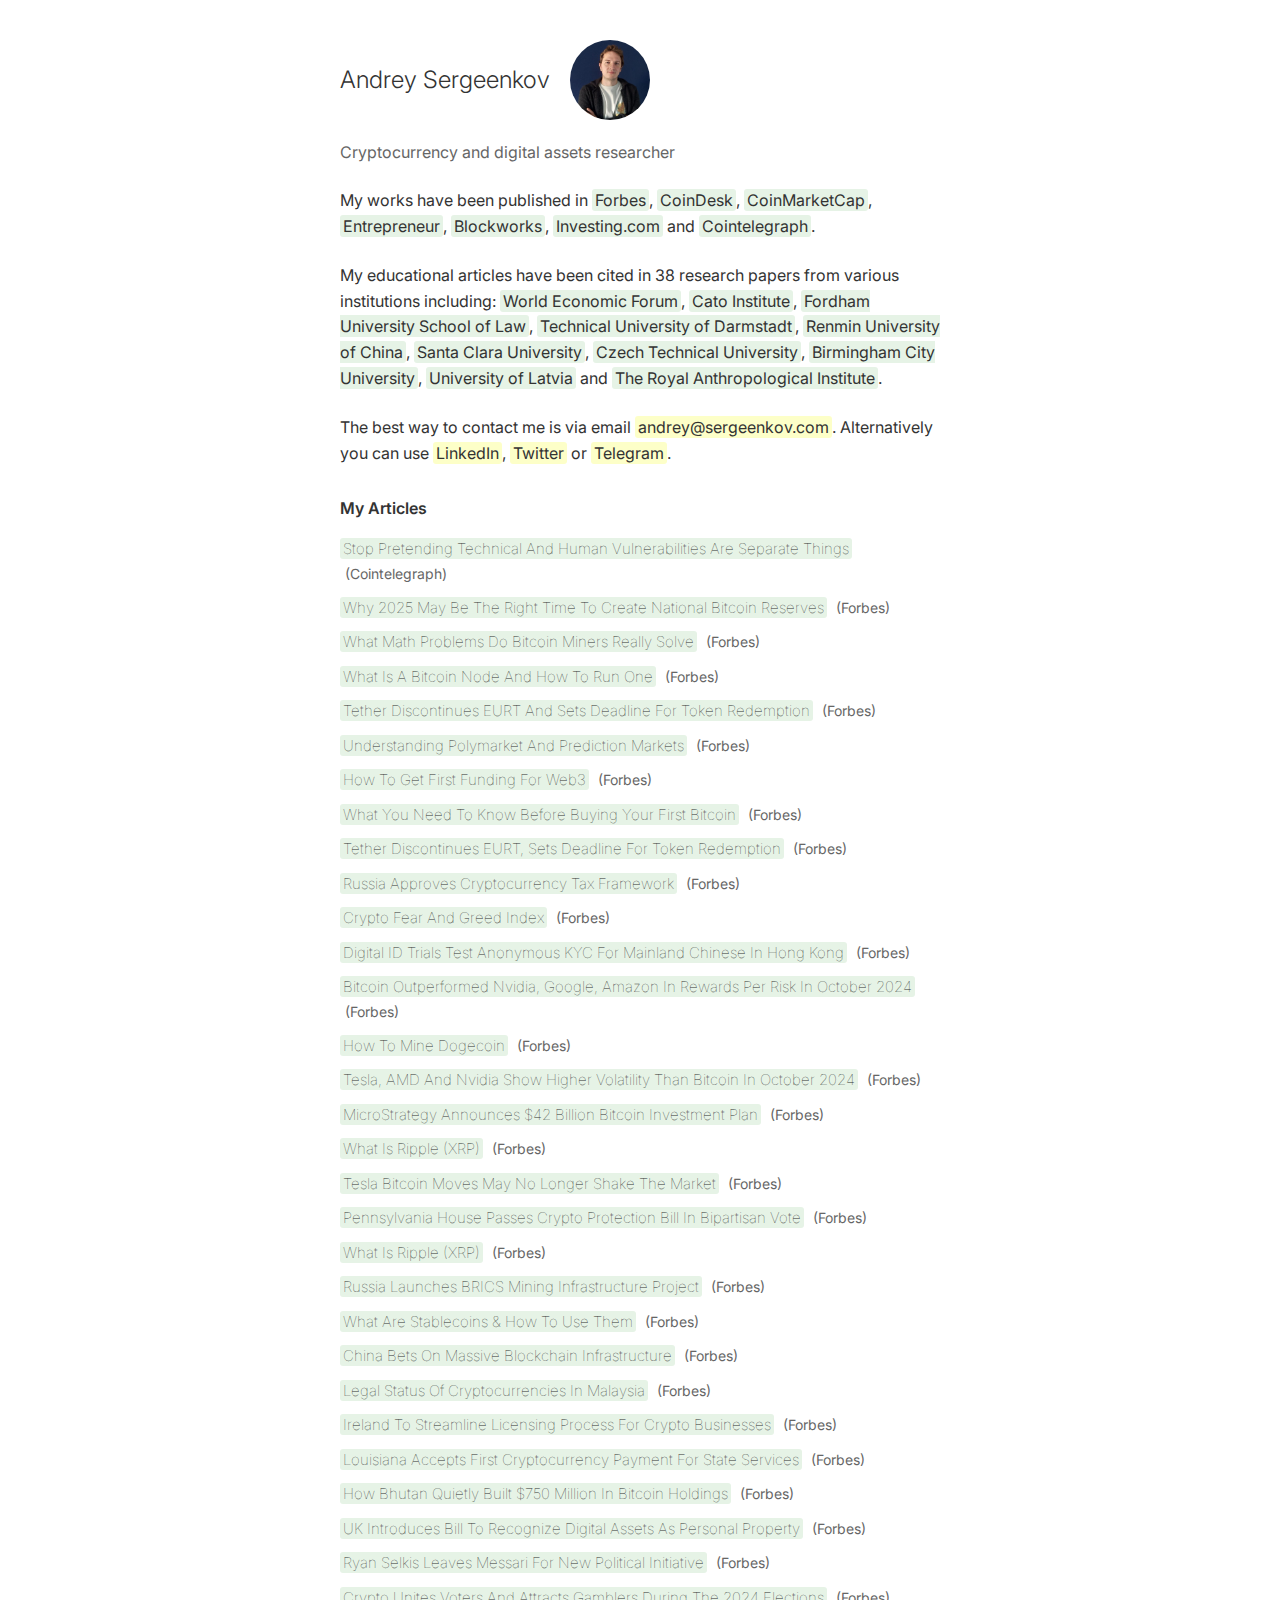
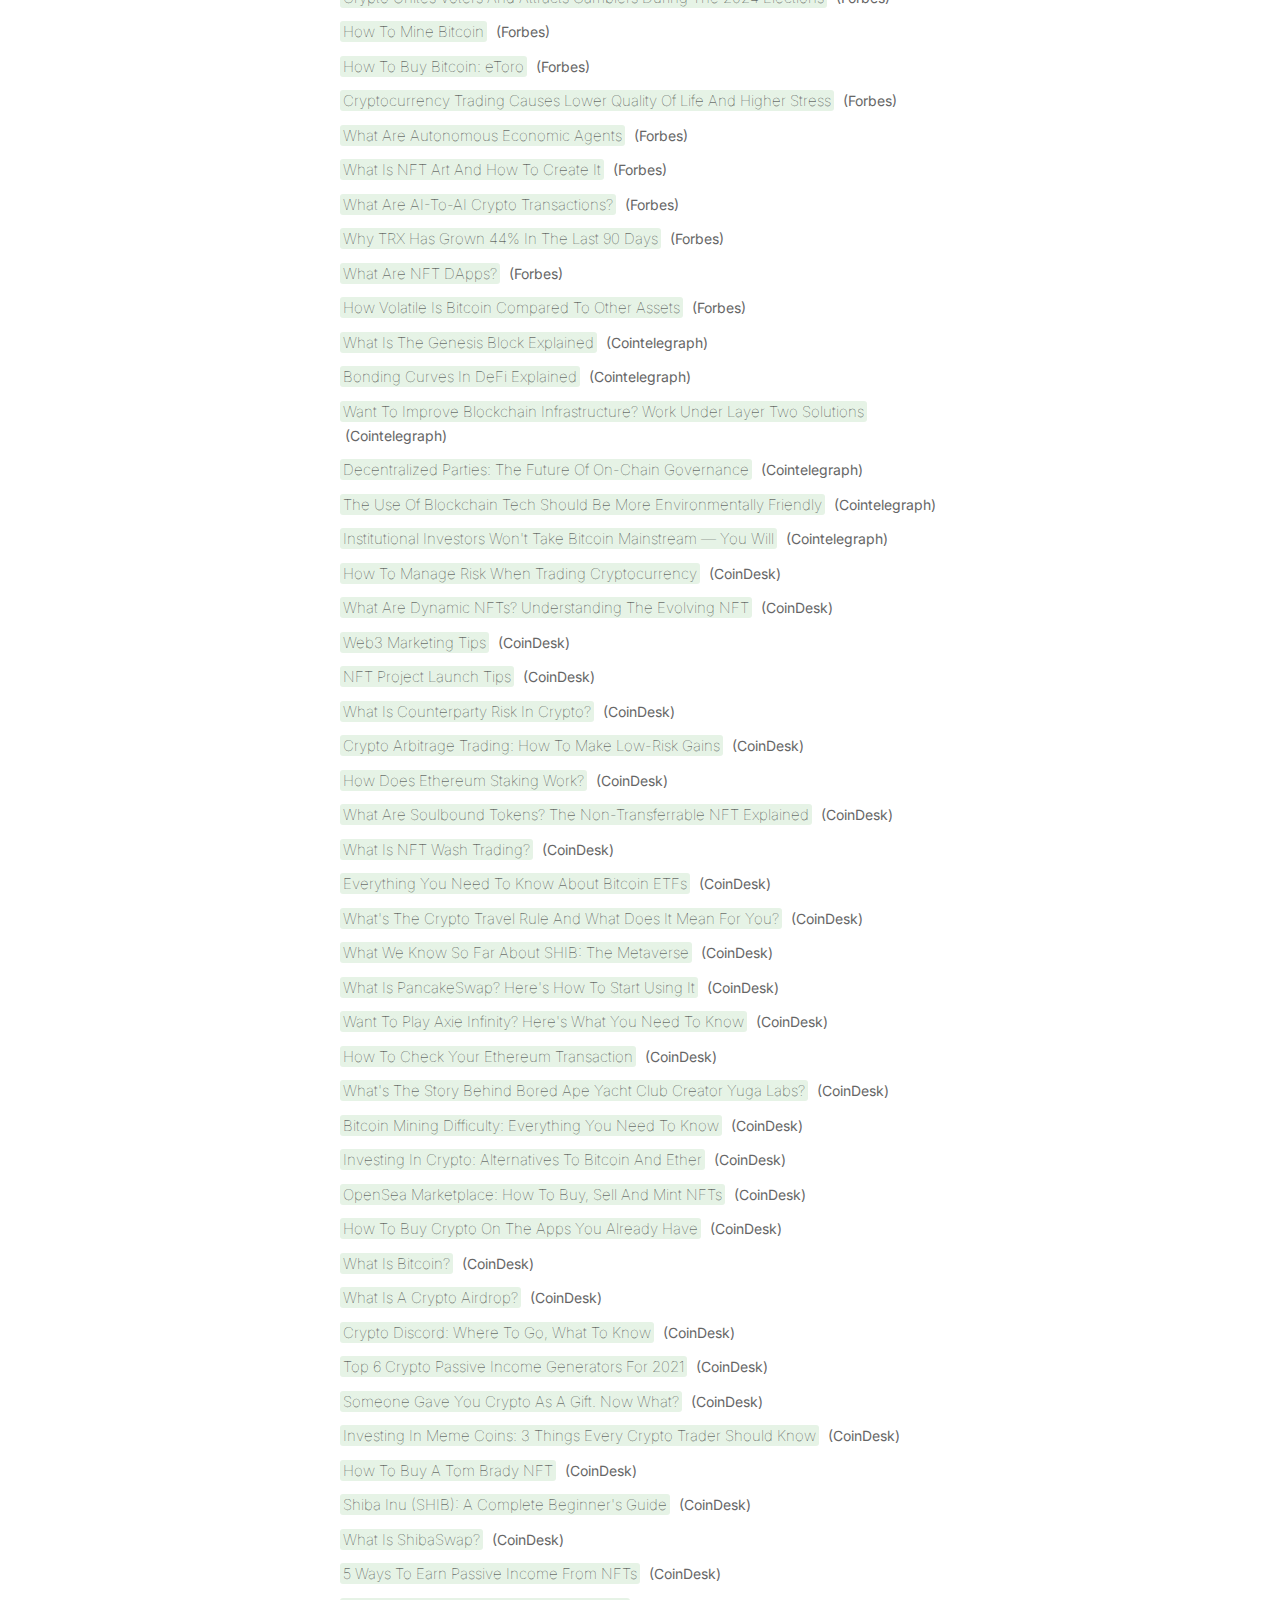
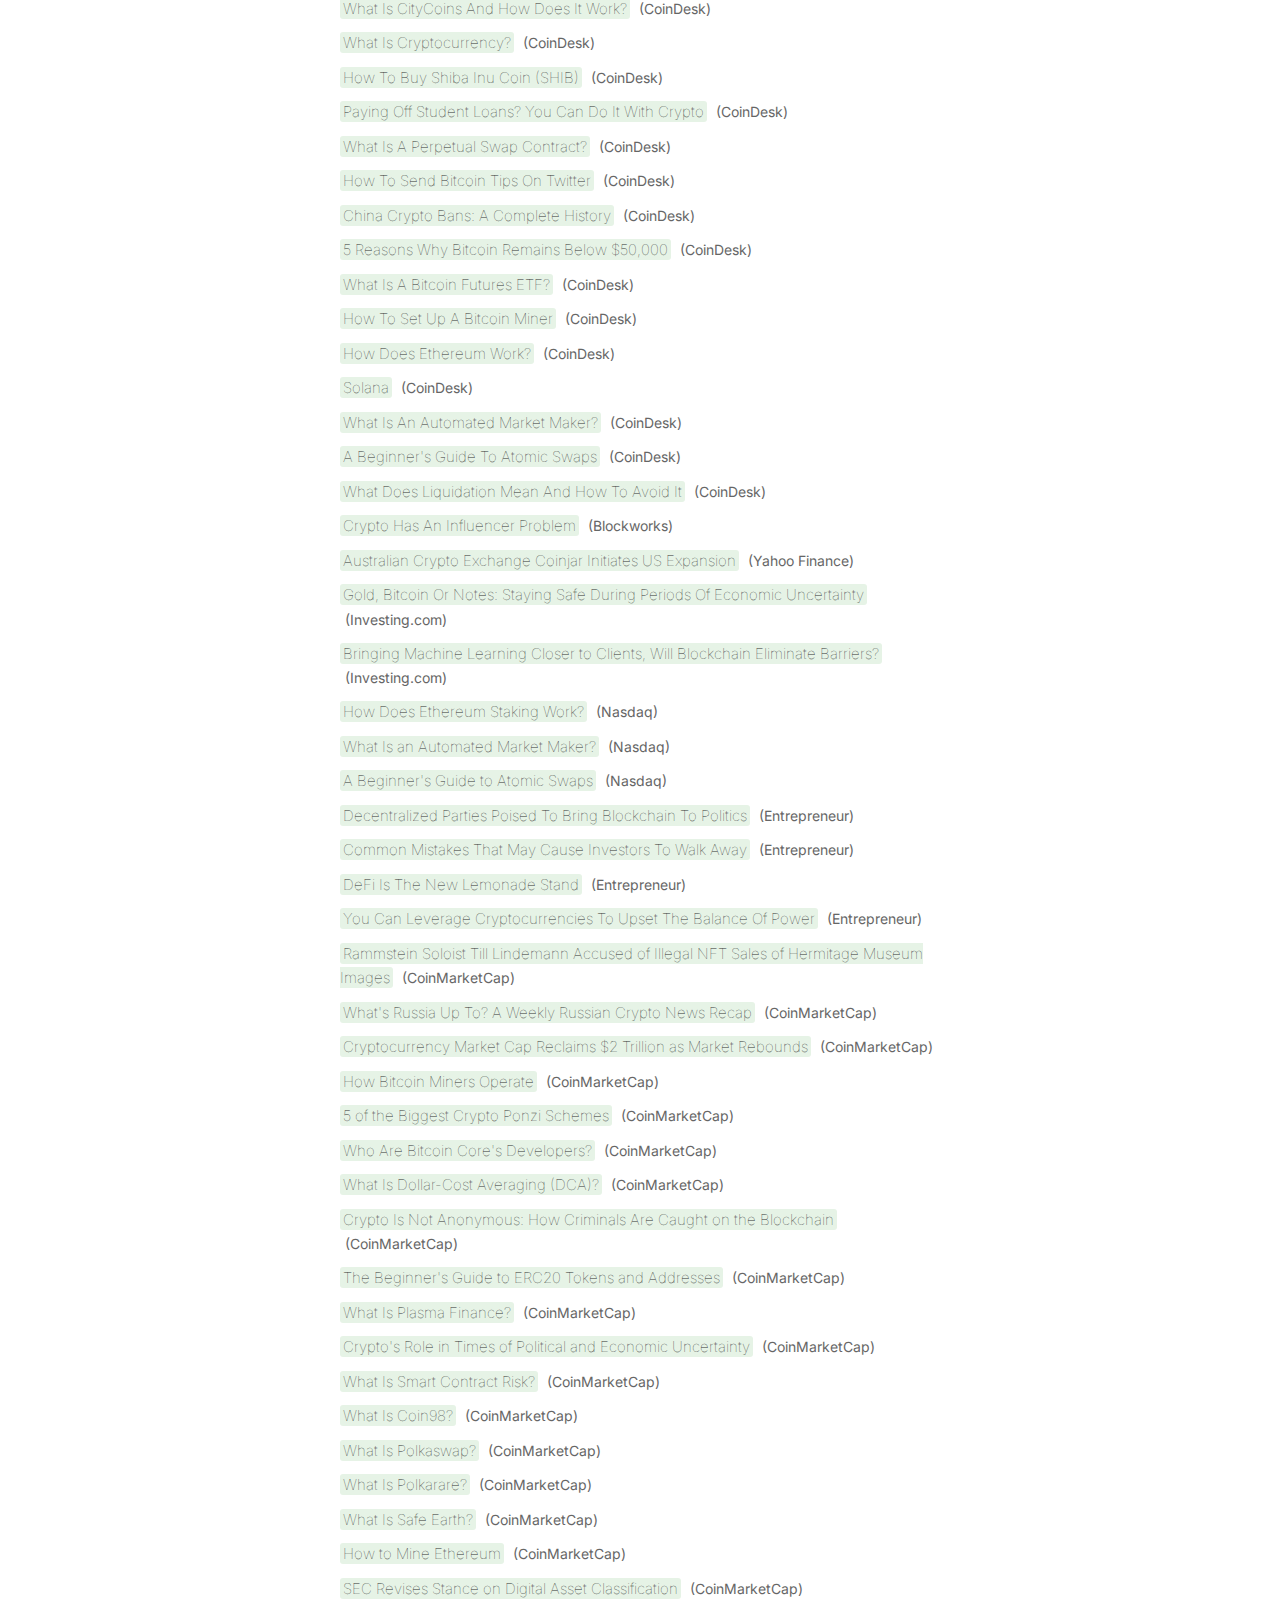
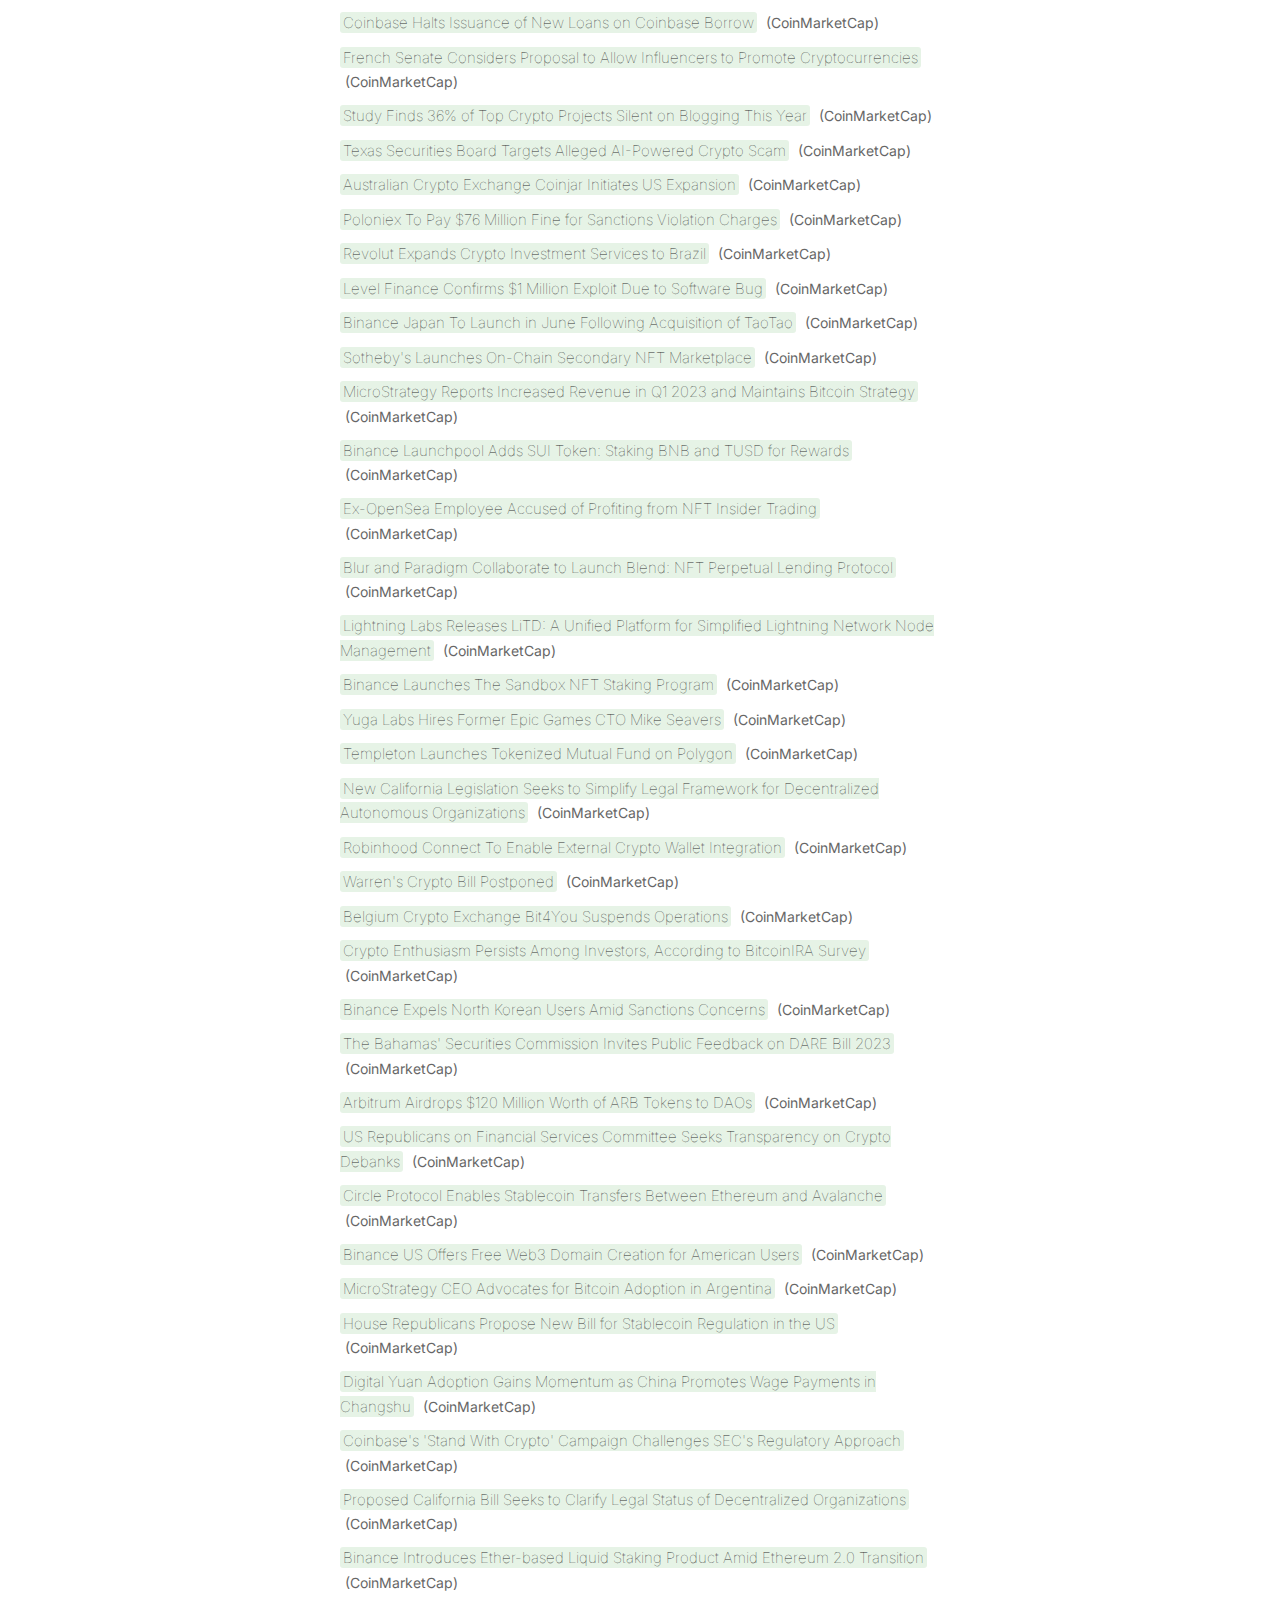
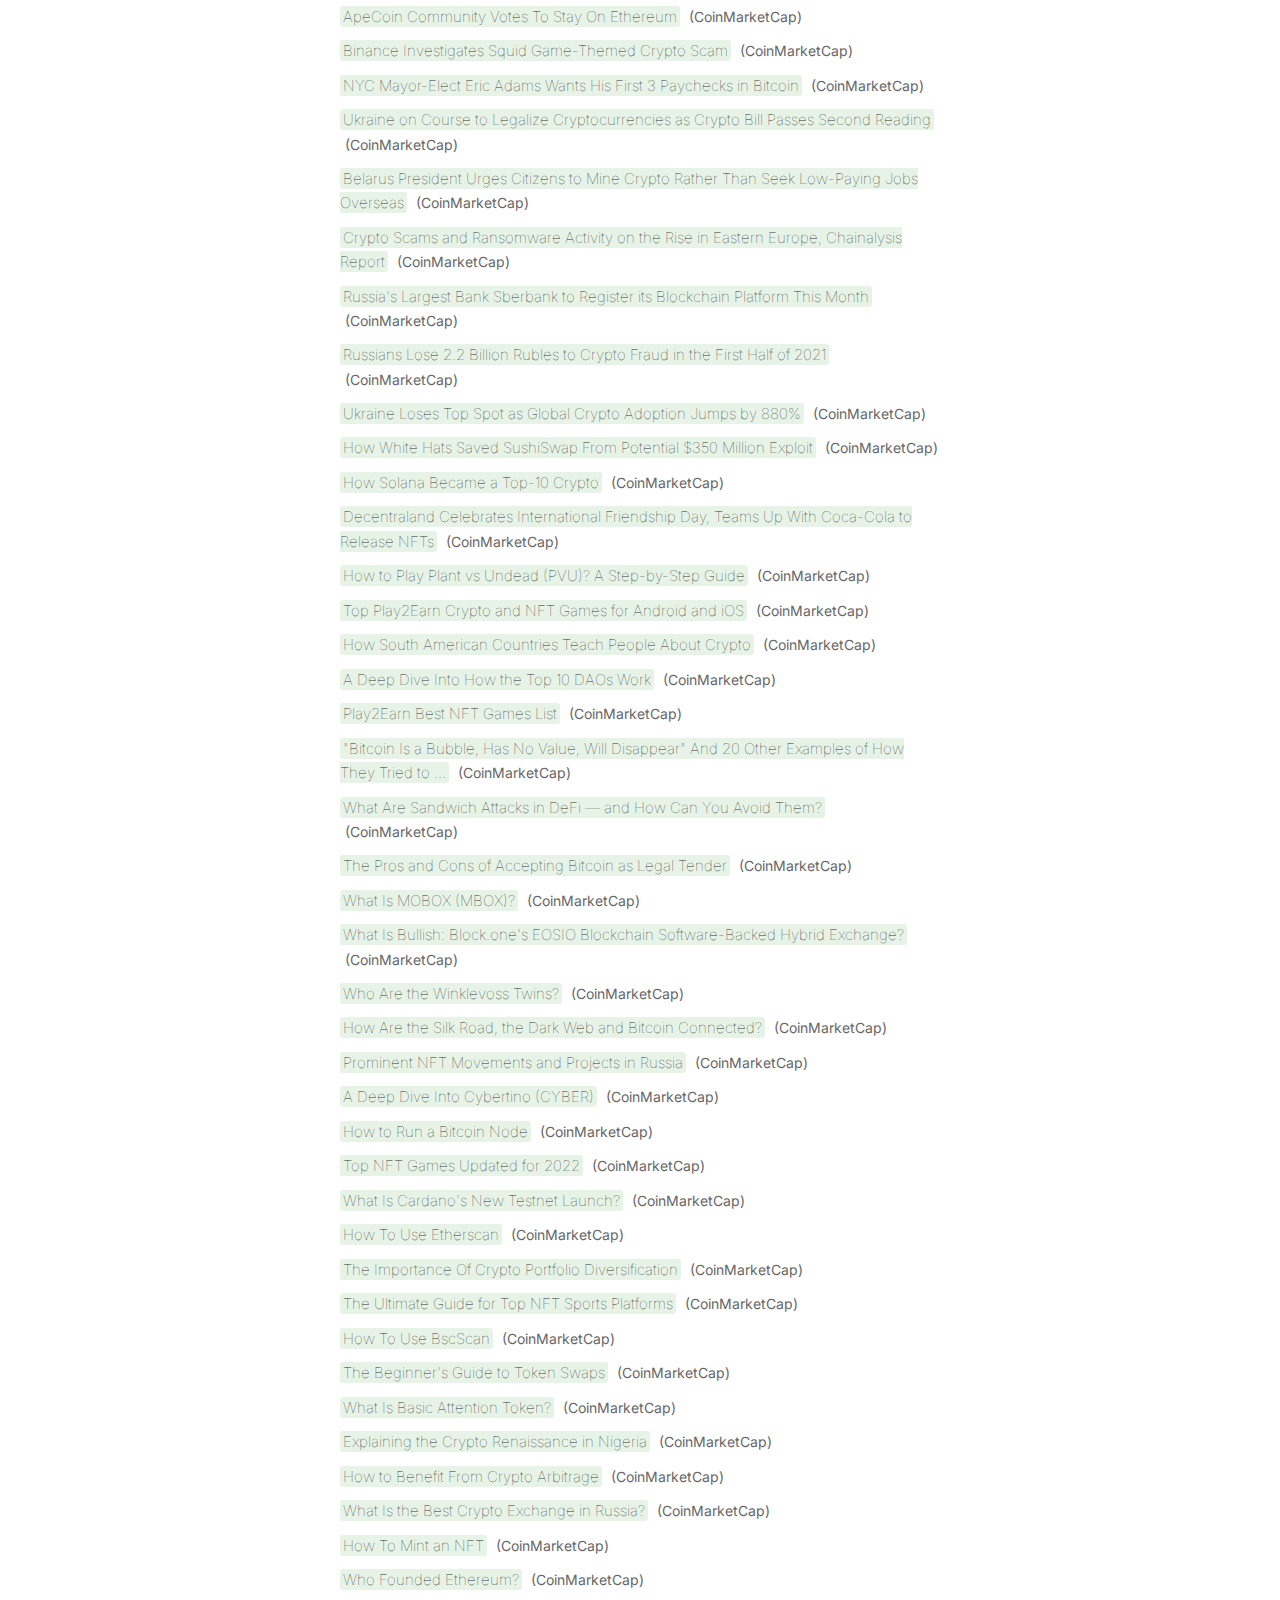
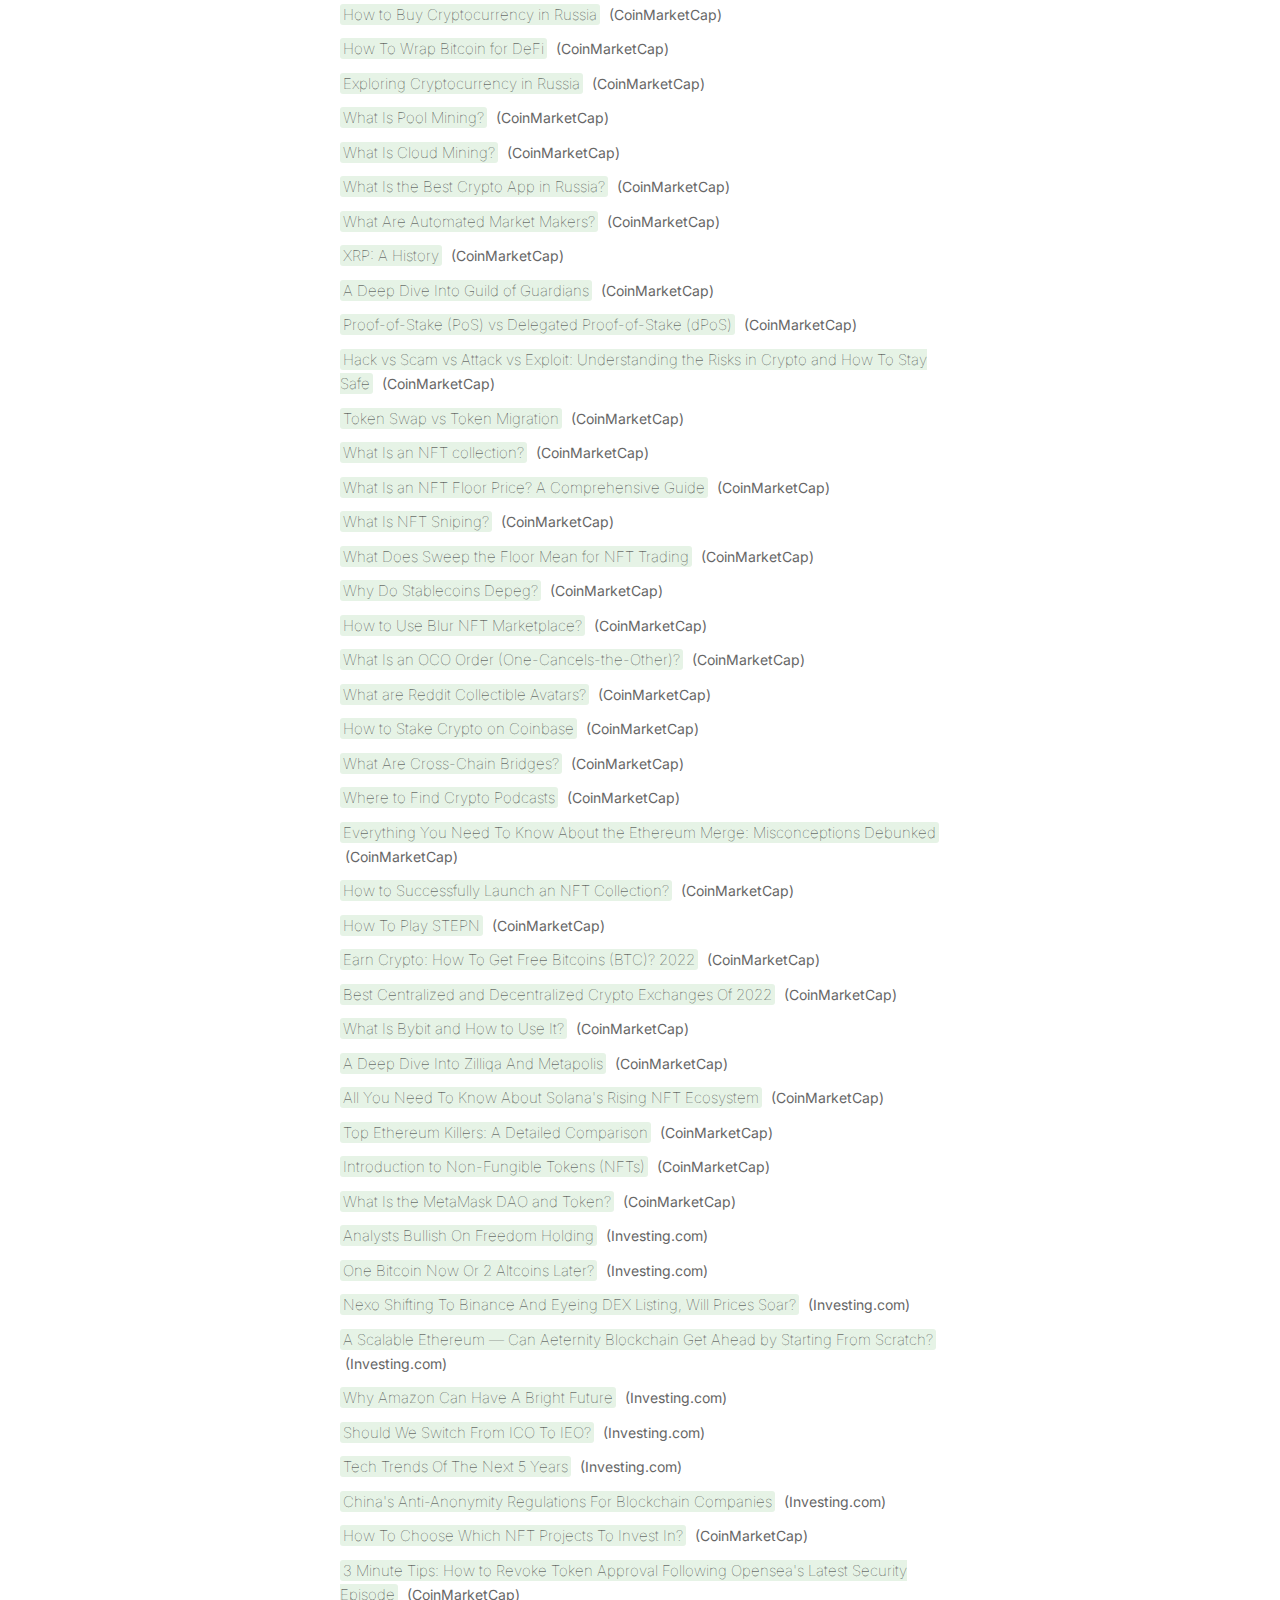
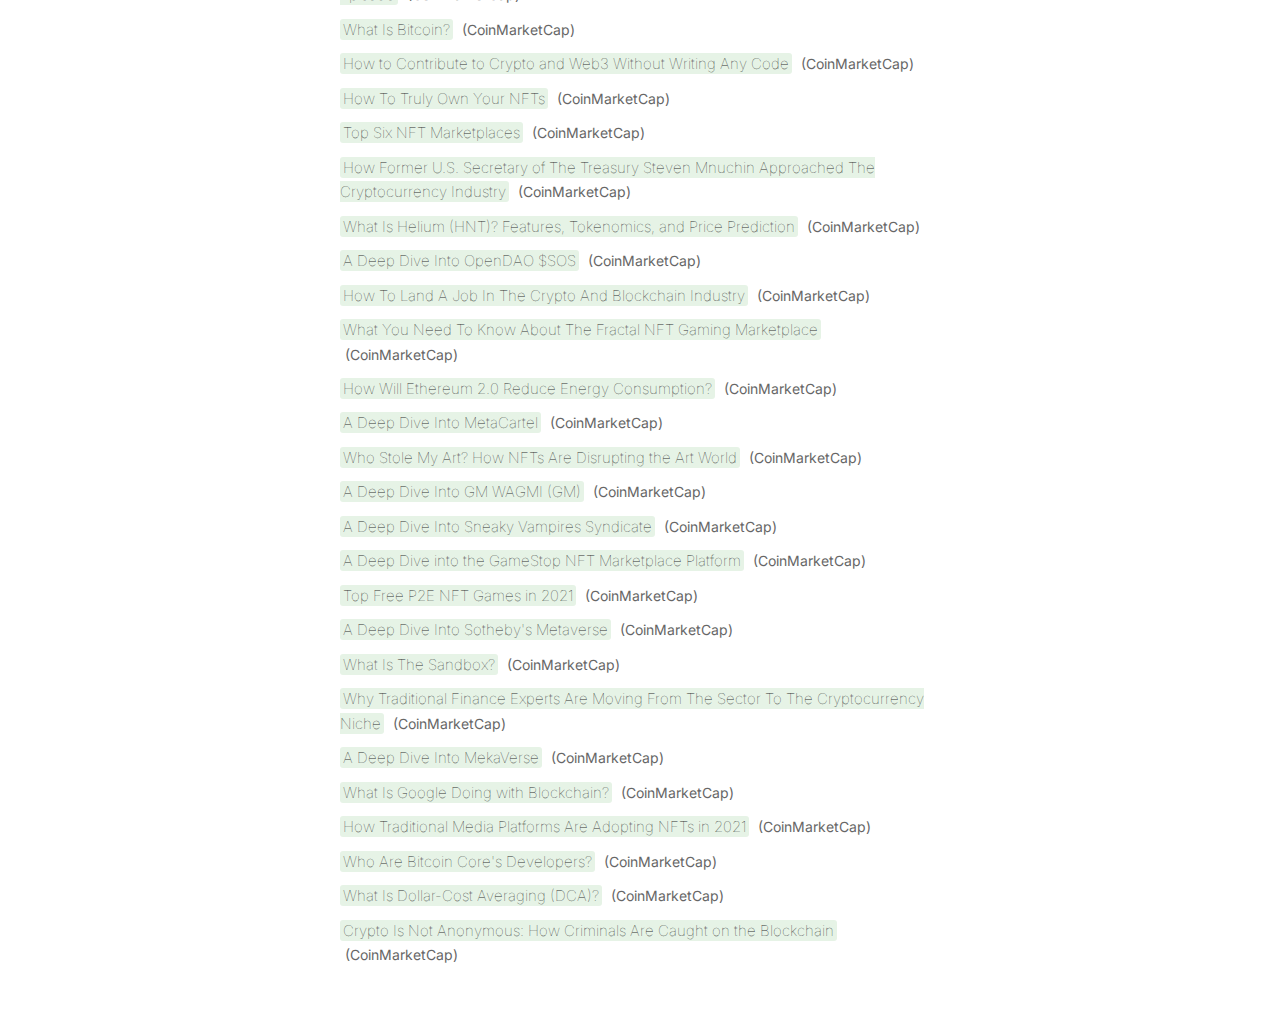
<file: index.html>
<!DOCTYPE html>
<html lang="en">
<head>
    <meta charset="UTF-8">
    <meta name="viewport" content="width=device-width, initial-scale=1.0">
    <title>Andrey Sergeenkov - Author and Researcher</title>
    <link rel="icon" type="image/x-icon" href="favicon.ico">
    <link href="style.css" rel="stylesheet">
</head>
<body>
    <div class="container">
        <main>
            <div class="header">
                <h1>Andrey Sergeenkov</h1>
                <img src='500.jpg' alt='Andrey Sergeenkov' class='profile-photo'>
            </div>
            <p class="job-title">Cryptocurrency and digital assets researcher</p>
            <p class="current-work">My works have been published in <a href="https://www.forbes.com/sites/andreysergeenkov/">Forbes</a>, <a href="https://www.coindesk.com/author/andrey-sergeenkov/">CoinDesk</a>, <a href="https://coinmarketcap.com/alexandria/author/andrey-sergeenkov">CoinMarketCap</a>, <a href="https://www.entrepreneur.com/author/andrey-sergeenkov">Entrepreneur</a>, <a href="https://blockworks.co/author/andrey-sergeenkov">Blockworks</a>, <a href="https://www.investing.com/members/contributors/205206687/opinion">Investing.com</a> and <a href="https://cointelegraph.com/authors/andrey-sergeenkov">Cointelegraph</a>.</p>
            <p class="current-work">My educational articles have been cited in 38 research papers from various institutions including: <a href="https://www3.weforum.org/docs/WEF_Decentralized_Autonomous_Organizations_Beyond_the_Hype_2022.pdf">World Economic Forum</a>, <a href="https://www.cato.org/sites/cato.org/files/2023-03/policy-analysis-941-updated.pdf">Cato Institute</a>, <a href="https://heinonline.org/HOL/LandingPage?handle=hein.journals/fjcf27&div=22&id=&page=">Fordham University School of Law</a>, <a href="https://arxiv.org/abs/2210.07110">Technical University of Darmstadt</a>, <a href="https://link.springer.com/article/10.1007/s12083-024-01762-3">Renmin University of China</a>, <a href="https://link.springer.com/chapter/10.1007/978-3-031-56125-2_14">Santa Clara University</a>, <a href="https://dspace.cvut.cz/handle/10467/102218">Czech Technical University</a>, <a href="https://link.springer.com/chapter/10.1007/978-981-97-3970-7_4">Birmingham City University</a>, <a href="https://dspace.lu.lv/dspace/handle/7/61014">University of Latvia</a> and <a href="https://opus4.kobv.de/opus4-hof/frontdoor/index/index/docId/129">The Royal Anthropological Institute</a>.</p>
            <p class="current-work link-highlight">
            The best way to contact me is via email <a href="mailto:andrey@sergeenkov.com">andrey@sergeenkov.com</a>. Alternatively you can use <a href="https://www.linkedin.com/in/sergeenkov/">LinkedIn</a>, <a href="https://x.com/Nikopolos">Twitter</a> or <a href="https://t.me/Nikopolos">Telegram</a>.
            </p>
            
            <h2>My Articles</h2>
<ul class="article-list">
    <li><a href="https://cointelegraph.com/news/technical-and-human-vulnerabilities">Stop Pretending Technical And Human Vulnerabilities Are Separate Things</a> <span class="publication-name">(Cointelegraph)</span></li>
    <li><a href="https://www.forbes.com/sites/digital-assets/2024/12/17/why-2025-may-be-the-right-time-to-create-national-bitcoin-reserves/">Why 2025 May Be The Right Time To Create National Bitcoin Reserves</a> <span class="publication-name">(Forbes)</span></li>
<li><a href="https://www.forbes.com/sites/digital-assets/2024/12/05/what-math-problems-do-bitcoin-miners-really-solve/">What Math Problems Do Bitcoin Miners Really Solve</a> <span class="publication-name">(Forbes)</span></li> 
<li><a href="https://www.forbes.com/sites/digital-assets/2024/12/04/what-is-a-bitcoin-node-and-how-to-run-one/">What Is A Bitcoin Node And How To Run One</a> <span class="publication-name">(Forbes)</span></li> 
<li><a href="https://www.forbes.com/sites/digital-assets/2024/11/28/tether-discontinues-eurt-sets-deadline-for-token-redemption/">Tether Discontinues EURT And Sets Deadline For Token Redemption</a> <span class="publication-name">(Forbes)</span></li>
    <li><a href="https://www.forbes.com/sites/digital-assets/2024/11/27/understanding-polymarket-and-prediction-markets/">Understanding Polymarket And Prediction Markets</a> <span class="publication-name">(Forbes)</span></li>
<li><a href="https://www.forbes.com/sites/digital-assets/2024/11/26/how-to-get-first-funding-for-web3/">How To Get First Funding For Web3</a> <span class="publication-name">(Forbes)</span></li>
<li><a href="https://www.forbes.com/sites/digital-assets/2024/11/15/what-you-need-to-know-before-buying-your-first-bitcoin/">What You Need To Know Before Buying Your First Bitcoin</a> <span class="publication-name">(Forbes)</span></li>
<li><a href="https://www.forbes.com/sites/digital-assets/2024/11/28/tether-discontinues-eurt-sets-deadline-for-token-redemption/">Tether Discontinues EURT, Sets Deadline For Token Redemption</a> <span class="publication-name">(Forbes)</span></li>
<li><a href="https://www.forbes.com/sites/digital-assets/2024/11/13/russia-approves-cryptocurrency-tax-framework/">Russia Approves Cryptocurrency Tax Framework</a> <span class="publication-name">(Forbes)</span></li>
<li><a href="https://www.forbes.com/sites/digital-assets/article/crypto-fear-and-greed-index/">Crypto Fear And Greed Index</a> <span class="publication-name">(Forbes)</span></li>
<li><a href="https://www.forbes.com/sites/digital-assets/2024/11/08/digital-id-trials-test-anonymous-kyc-for-mainland-chinese-in-hong-kong/">Digital ID Trials Test Anonymous KYC For Mainland Chinese In Hong Kong</a> <span class="publication-name">(Forbes)</span></li>
<li><a href="https://www.forbes.com/sites/digital-assets/2024/11/04/bitcoin-outperformed-nvidia-google-amazon-in-rewards-per-risk-in-october-2024/">Bitcoin Outperformed Nvidia, Google, Amazon In Rewards Per Risk In October 2024</a> <span class="publication-name">(Forbes)</span></li>
<li><a href="https://www.forbes.com/sites/digital-assets/article/how-to-mine-dogecoin/">How To Mine Dogecoin</a> <span class="publication-name">(Forbes)</span></li>
<li><a href="https://www.forbes.com/sites/digital-assets/2024/11/02/tesla-amd-and-nvidia-show-higher-volatility-than-bitcoin-in-october-2024/">Tesla, AMD And Nvidia Show Higher Volatility Than Bitcoin In October 2024</a> <span class="publication-name">(Forbes)</span></li>
<li><a href="https://www.forbes.com/sites/digital-assets/2024/10/31/microstrategy-announces-42-billion-bitcoin-investment-plan/">MicroStrategy Announces $42 Billion Bitcoin Investment Plan</a> <span class="publication-name">(Forbes)</span></li>
<li><a href="https://www.forbes.com/sites/digital-assets/article/what-is-ripple-xrp/">What Is Ripple (XRP)</a> <span class="publication-name">(Forbes)</span></li>
    <li><a href="https://www.forbes.com/sites/digital-assets/2024/10/26/tesla-bitcoin-moves-may-no-longer-shake-the-market/">Tesla Bitcoin Moves May No Longer Shake The Market</a> <span class="publication-name">(Forbes)</span></li>
    <li><a href="https://www.forbes.com/sites/digital-assets/2024/10/25/pennsylvania-house-passes-crypto-protection-bill-in-bipartisan-vote/">Pennsylvania House Passes Crypto Protection Bill In Bipartisan Vote</a> <span class="publication-name">(Forbes)</span></li>
    <li><a href="https://www.forbes.com/sites/digital-assets/article/what-is-ripple-xrp/">What Is Ripple (XRP)</a> <span class="publication-name">(Forbes)</span></li>
    <li><a href="https://www.forbes.com/sites/digital-assets/2024/10/23/russia-launches-brics-mining-infrastructure-project/">Russia Launches BRICS Mining Infrastructure Project</a> <span class="publication-name">(Forbes)</span></li>
    <li><a href="https://www.forbes.com/sites/digital-assets/article/what-are-stablecoins-how-to-use-them/">What Are Stablecoins & How To Use Them</a> <span class="publication-name">(Forbes)</span></li>
    <li><a href="https://www.forbes.com/sites/digital-assets/2024/10/08/china-bets-on-massive-blockchain-infrastructure/">China Bets On Massive Blockchain Infrastructure</a> <span class="publication-name">(Forbes)</span></li>
    <li><a href="https://www.forbes.com/sites/digital-assets/2024/09/30/legal-status-of-cryptocurrencies-in-malaysia/">Legal Status Of Cryptocurrencies In Malaysia</a> <span class="publication-name">(Forbes)</span></li>
    <li><a href="https://www.forbes.com/sites/digital-assets/2024/09/25/ireland-to-streamline-licensing-process-for-crypto-businesses/">Ireland To Streamline Licensing Process For Crypto Businesses</a> <span class="publication-name">(Forbes)</span></li>
    <li><a href="https://www.forbes.com/sites/digital-assets/2024/09/19/louisiana-accepts-first-cryptocurrency-payment-for-state-services/">Louisiana Accepts First Cryptocurrency Payment For State Services</a> <span class="publication-name">(Forbes)</span></li>
    <li><a href="https://www.forbes.com/sites/digital-assets/2024/09/17/how-bhutan-quietly-built-750-million-in-bitcoin-holdings/">How Bhutan Quietly Built $750 Million In Bitcoin Holdings</a> <span class="publication-name">(Forbes)</span></li>
    <li><a href="https://www.forbes.com/sites/digital-assets/2024/09/12/uk-introduces-bill-to-recognize-digital-assets-as-personal-property/">UK Introduces Bill To Recognize Digital Assets As Personal Property</a> <span class="publication-name">(Forbes)</span></li>
    <li><a href="https://www.forbes.com/sites/digital-assets/2024/09/05/ryan-selkis-leaves-messari-for-new-political-initiative/">Ryan Selkis Leaves Messari For New Political Initiative</a> <span class="publication-name">(Forbes)</span></li>
    <li><a href="https://www.forbes.com/sites/digital-assets/2024/08/22/crypto-unites-voters-and-attracts-gamblers-during-the-2024-elections/">Crypto Unites Voters And Attracts Gamblers During The 2024 Elections</a> <span class="publication-name">(Forbes)</span></li>
    <li><a href="https://www.forbes.com/sites/digital-assets/article/how-to-mine-bitcoin/">How To Mine Bitcoin</a> <span class="publication-name">(Forbes)</span></li>
    <li><a href="https://www.forbes.com/sites/digital-assets/article/how-to-buy-bitcoin-etoro/">How To Buy Bitcoin: eToro</a> <span class="publication-name">(Forbes)</span></li>
    <li><a href="https://www.forbes.com/sites/digital-assets/2024/09/23/cryptocurrency-trading-causes-lower-quality-of-life-and-higher-stress/">Cryptocurrency Trading Causes Lower Quality Of Life And Higher Stress</a> <span class="publication-name">(Forbes)</span></li>
    <li><a href="https://www.forbes.com/sites/digital-assets/2024/09/09/what-are-autonomous-economic-agents/">What Are Autonomous Economic Agents</a> <span class="publication-name">(Forbes)</span></li>
    <li><a href="https://www.forbes.com/sites/digital-assets/article/what-is-nft-art-how-to-create-it/">What Is NFT Art And How To Create It</a> <span class="publication-name">(Forbes)</span></li>
    <li><a href="https://www.forbes.com/sites/digital-assets/2024/09/04/what-are-ai-to-ai-crypto-transactions/">What Are AI-To-AI Crypto Transactions?</a> <span class="publication-name">(Forbes)</span></li>
    <li><a href="https://www.forbes.com/sites/digital-assets/2024/08/30/why-trx-has-grown-44-in-the-last-90-days/">Why TRX Has Grown 44% In The Last 90 Days</a> <span class="publication-name">(Forbes)</span></li>
    <li><a href="https://www.forbes.com/sites/digital-assets/article/what-are-nft-dapps/">What Are NFT DApps?</a> <span class="publication-name">(Forbes)</span></li>
    <li><a href="https://www.forbes.com/sites/digital-assets/2024/08/16/how-volatile-is-bitcoin-compared-to-other-assets/">How Volatile Is Bitcoin Compared To Other Assets</a> <span class="publication-name">(Forbes)</span></li>
    <li><a href="https://cointelegraph.com/explained/what-is-the-genesis-block-explained">What Is The Genesis Block Explained</a> <span class="publication-name">(Cointelegraph)</span></li>
    <li><a href="https://cointelegraph.com/explained/bonding-curves-in-defi-explained">Bonding Curves In DeFi Explained</a> <span class="publication-name">(Cointelegraph)</span></li>
    <li><a href="https://cointelegraph.com/news/want-to-improve-blockchain-infrastructure-work-under-layer-two-solutions">Want To Improve Blockchain Infrastructure? Work Under Layer Two Solutions</a> <span class="publication-name">(Cointelegraph)</span></li>
    <li><a href="https://cointelegraph.com/news/decentralized-parties-the-future-of-on-chain-governance">Decentralized Parties: The Future Of On-Chain Governance</a> <span class="publication-name">(Cointelegraph)</span></li>
    <li><a href="https://cointelegraph.com/news/the-use-of-blockchain-tech-should-be-more-environmentally-friendly">The Use Of Blockchain Tech Should Be More Environmentally Friendly</a> <span class="publication-name">(Cointelegraph)</span></li>
    <li><a href="https://cointelegraph.com/news/institutional-investors-won-t-take-bitcoin-mainstream-you-will">Institutional Investors Won't Take Bitcoin Mainstream — You Will</a> <span class="publication-name">(Cointelegraph)</span></li>
    <li><a href="https://www.coindesk.com/learn/how-to-manage-risk-when-trading-cryptocurrency/">How To Manage Risk When Trading Cryptocurrency</a> <span class="publication-name">(CoinDesk)</span></li>
    <li><a href="https://www.coindesk.com/learn/what-are-dynamic-nfts-understanding-the-evolving-nft/">What Are Dynamic NFTs? Understanding The Evolving NFT</a> <span class="publication-name">(CoinDesk)</span></li>
    <li><a href="https://www.coindesk.com/consensus-magazine/2023/01/26/web3-marketing-tips/">Web3 Marketing Tips</a> <span class="publication-name">(CoinDesk)</span></li>
    <li><a href="https://www.coindesk.com/consensus-magazine/2022/12/12/nft-project-launch-tips/">NFT Project Launch Tips</a> <span class="publication-name">(CoinDesk)</span></li>
    <li><a href="https://www.coindesk.com/learn/what-is-counterparty-risk-in-crypto/">What Is Counterparty Risk In Crypto?</a> <span class="publication-name">(CoinDesk)</span></li>
    <li><a href="https://www.coindesk.com/learn/crypto-arbitrage-trading-how-to-make-low-risk-gains/">Crypto Arbitrage Trading: How To Make Low-Risk Gains</a> <span class="publication-name">(CoinDesk)</span></li>
    <li><a href="https://www.coindesk.com/learn/how-does-ethereum-staking-work/">How Does Ethereum Staking Work?</a> <span class="publication-name">(CoinDesk)</span></li>
    <li><a href="https://www.coindesk.com/learn/what-are-soulbound-tokens-the-non-transferrable-nft-explained/">What Are Soulbound Tokens? The Non-Transferrable NFT Explained</a> <span class="publication-name">(CoinDesk)</span></li>
    <li><a href="https://www.coindesk.com/learn/what-is-nft-wash-trading/">What Is NFT Wash Trading?</a> <span class="publication-name">(CoinDesk)</span></li>
    <li><a href="https://www.coindesk.com/learn/everything-you-need-to-know-about-bitcoin-etfs/">Everything You Need To Know About Bitcoin ETFs</a> <span class="publication-name">(CoinDesk)</span></li>
    <li><a href="https://www.coindesk.com/learn/whats-the-crypto-travel-rule-and-what-does-it-mean-for-you/">What's The Crypto Travel Rule And What Does It Mean For You?</a> <span class="publication-name">(CoinDesk)</span></li>
    <li><a href="https://www.coindesk.com/learn/what-we-know-so-far-about-shib-the-metaverse/">What We Know So Far About SHIB: The Metaverse</a> <span class="publication-name">(CoinDesk)</span></li>
    <li><a href="https://www.coindesk.com/learn/what-is-pancakeswap-heres-how-to-start-using-it/">What Is PancakeSwap? Here's How To Start Using It</a> <span class="publication-name">(CoinDesk)</span></li>
    <li><a href="https://www.coindesk.com/learn/want-to-play-axie-infinity-heres-what-you-need-to-know/">Want To Play Axie Infinity? Here's What You Need To Know</a> <span class="publication-name">(CoinDesk)</span></li>
    <li><a href="https://www.coindesk.com/learn/how-to-check-your-ethereum-transaction/">How To Check Your Ethereum Transaction</a> <span class="publication-name">(CoinDesk)</span></li>
    <li><a href="https://www.coindesk.com/learn/whats-the-story-behind-bored-ape-yacht-club-creator-yuga-labs/">What's The Story Behind Bored Ape Yacht Club Creator Yuga Labs?</a> <span class="publication-name">(CoinDesk)</span></li>
    <li><a href="https://www.coindesk.com/learn/bitcoin-mining-difficulty-everything-you-need-to-know/">Bitcoin Mining Difficulty: Everything You Need To Know</a> <span class="publication-name">(CoinDesk)</span></li>
    <li><a href="https://www.coindesk.com/learn/investing-in-crypto-alternatives-to-bitcoin-and-ether/">Investing In Crypto: Alternatives To Bitcoin And Ether</a> <span class="publication-name">(CoinDesk)</span></li>
    <li><a href="https://www.coindesk.com/learn/opensea-marketplace-how-to-buy-sell-and-mint-nfts/">OpenSea Marketplace: How To Buy, Sell And Mint NFTs</a> <span class="publication-name">(CoinDesk)</span></li>
    <li><a href="https://www.coindesk.com/learn/how-to-buy-crypto-on-the-apps-you-already-have/">How To Buy Crypto On The Apps You Already Have</a> <span class="publication-name">(CoinDesk)</span></li>
    <li><a href="https://www.coindesk.com/learn/what-is-bitcoin/">What Is Bitcoin?</a> <span class="publication-name">(CoinDesk)</span></li>
    <li><a href="https://www.coindesk.com/learn/what-is-a-crypto-airdrop/">What Is A Crypto Airdrop?</a> <span class="publication-name">(CoinDesk)</span></li>
    <li><a href="https://www.coindesk.com/learn/crypto-discord-where-to-go-what-to-know/">Crypto Discord: Where To Go, What To Know</a> <span class="publication-name">(CoinDesk)</span></li>
    <li><a href="https://www.coindesk.com/learn/top-6-crypto-passive-income-generators-for-2021/">Top 6 Crypto Passive Income Generators For 2021</a> <span class="publication-name">(CoinDesk)</span></li>
    <li><a href="https://www.coindesk.com/learn/someone-gave-you-crypto-as-a-gift-now-what/">Someone Gave You Crypto As A Gift. Now What?</a> <span class="publication-name">(CoinDesk)</span></li>
    <li><a href="https://www.coindesk.com/learn/investing-in-meme-coins-3-things-every-crypto-trader-should-know/">Investing In Meme Coins: 3 Things Every Crypto Trader Should Know</a> <span class="publication-name">(CoinDesk)</span></li>
    <li><a href="https://www.coindesk.com/learn/how-to-buy-a-tom-brady-nft/">How To Buy A Tom Brady NFT</a> <span class="publication-name">(CoinDesk)</span></li>
    <li><a href="https://www.coindesk.com/learn/shiba-inu-shib-a-complete-beginners-guide/">Shiba Inu (SHIB): A Complete Beginner's Guide</a> <span class="publication-name">(CoinDesk)</span></li>
    <li><a href="https://www.coindesk.com/learn/what-is-shibaswap/">What Is ShibaSwap?</a> <span class="publication-name">(CoinDesk)</span></li>
    <li><a href="https://www.coindesk.com/learn/5-ways-to-earn-passive-income-from-nfts/">5 Ways To Earn Passive Income From NFTs</a> <span class="publication-name">(CoinDesk)</span></li>
    <li><a href="https://www.coindesk.com/learn/what-is-citycoins-and-how-does-it-work/">What Is CityCoins And How Does It Work?</a> <span class="publication-name">(CoinDesk)</span></li>
    <li><a href="https://www.coindesk.com/learn/what-is-cryptocurrency/">What Is Cryptocurrency?</a> <span class="publication-name">(CoinDesk)</span></li>
    <li><a href="https://www.coindesk.com/learn/how-to-buy-shiba-inu-coin-shib/">How To Buy Shiba Inu Coin (SHIB)</a> <span class="publication-name">(CoinDesk)</span></li>
    <li><a href="https://www.coindesk.com/learn/paying-off-student-loans-you-can-do-it-with-crypto/">Paying Off Student Loans? You Can Do It With Crypto</a> <span class="publication-name">(CoinDesk)</span></li>
    <li><a href="https://www.coindesk.com/learn/what-is-a-perpetual-swap-contract/">What Is A Perpetual Swap Contract?</a> <span class="publication-name">(CoinDesk)</span></li>
    <li><a href="https://www.coindesk.com/learn/how-to-send-bitcoin-tips-on-twitter/">How To Send Bitcoin Tips On Twitter</a> <span class="publication-name">(CoinDesk)</span></li>
    <li><a href="https://www.coindesk.com/learn/china-crypto-bans-a-complete-history/">China Crypto Bans: A Complete History</a> <span class="publication-name">(CoinDesk)</span></li>
    <li><a href="https://www.coindesk.com/learn/5-reasons-why-bitcoin-remains-below-50000/">5 Reasons Why Bitcoin Remains Below $50,000</a> <span class="publication-name">(CoinDesk)</span></li>
    <li><a href="https://www.coindesk.com/learn/what-is-a-bitcoin-futures-etf/">What Is A Bitcoin Futures ETF?</a> <span class="publication-name">(CoinDesk)</span></li>
    <li><a href="https://www.coindesk.com/learn/how-to-set-up-a-bitcoin-miner/">How To Set Up A Bitcoin Miner</a> <span class="publication-name">(CoinDesk)</span></li>
    <li><a href="https://www.coindesk.com/learn/how-does-ethereum-work/">How Does Ethereum Work?</a> <span class="publication-name">(CoinDesk)</span></li>
    <li><a href="https://www.coindesk.com/learn/solana/">Solana</a> <span class="publication-name">(CoinDesk)</span></li>
    <li><a href="https://www.coindesk.com/learn/what-is-an-automated-market-maker/">What Is An Automated Market Maker?</a> <span class="publication-name">(CoinDesk)</span></li>
    <li><a href="https://www.coindesk.com/learn/a-beginners-guide-to-atomic-swaps/">A Beginner's Guide To Atomic Swaps</a> <span class="publication-name">(CoinDesk)</span></li>
    <li><a href="https://www.coindesk.com/learn/what-does-liquidation-mean-and-how-to-avoid-it/">What Does Liquidation Mean And How To Avoid It</a> <span class="publication-name">(CoinDesk)</span></li>
    <li><a href="https://blockworks.co/news/crypto-twitter-financial-influencer-problem">Crypto Has An Influencer Problem</a> <span class="publication-name">(Blockworks)</span></li>
    <li><a href="https://finance.yahoo.com/news/australian-crypto-exchange-coinjar-initiates-054513339.html">Australian Crypto Exchange Coinjar Initiates US Expansion</a> <span class="publication-name">(Yahoo Finance)</span></li>
    <li><a href="https://www.investing.com/analysis/gold-bitcoin-or-notes-staying-safe-during-periods-of-economic-uncertainty-200463542">Gold, Bitcoin Or Notes: Staying Safe During Periods Of Economic Uncertainty</a> <span class="publication-name">(Investing.com)</span></li>
    <li><a href="https://www.investing.com/analysis/bringing-machine-learning-closer-to-clients-will-blockchain-eliminate-barriers-200446855">Bringing Machine Learning Closer to Clients, Will Blockchain Eliminate Barriers?</a> <span class="publication-name">(Investing.com)</span></li>
    <li><a href="https://www.nasdaq.com/articles/how-does-ethereum-staking-work-2021-08-11">How Does Ethereum Staking Work?</a> <span class="publication-name">(Nasdaq)</span></li>
    <li><a href="https://www.nasdaq.com/articles/what-is-an-automated-market-maker-2021-08-20">What Is an Automated Market Maker?</a> <span class="publication-name">(Nasdaq)</span></li>
    <li><a href="https://www.nasdaq.com/articles/a-beginners-guide-to-atomic-swaps-2021-08-20">A Beginner's Guide to Atomic Swaps</a> <span class="publication-name">(Nasdaq)</span></li>
     <li><a href="https://www.entrepreneur.com/money-finance/decentralized-parties-poised-to-bring-blockchain-to-politics/373474">Decentralized Parties Poised To Bring Blockchain To Politics</a> <span class="publication-name">(Entrepreneur)</span></li>
    <li><a href="https://www.entrepreneur.com/starting-a-business/common-mistakes-that-may-cause-investors-to-walk-away/368953">Common Mistakes That May Cause Investors To Walk Away</a> <span class="publication-name">(Entrepreneur)</span></li>
    <li><a href="https://www.entrepreneur.com/money-finance/defi-is-the-new-lemonade-stand/366444">DeFi Is The New Lemonade Stand</a> <span class="publication-name">(Entrepreneur)</span></li>
    <li><a href="https://www.entrepreneur.com/money-finance/you-can-leverage-cryptocurrencies-to-upset-the-balance-of/364231">You Can Leverage Cryptocurrencies To Upset The Balance Of Power</a> <span class="publication-name">(Entrepreneur)</span></li>
    <li><a href="https://coinmarketcap.com/alexandria/article/rammstein-soloist-till-lindemann-accused-of-illegal-nft-sales-of-hermitage-museum-imags">Rammstein Soloist Till Lindemann Accused of Illegal NFT Sales of Hermitage Museum Images</a> <span class="publication-name">(CoinMarketCap)</span></li>
    <li><a href="https://coinmarketcap.com/alexandria/article/what-s-russia-up-to-a-weekly-russian-crypto-news-recap">What's Russia Up To? A Weekly Russian Crypto News Recap</a> <span class="publication-name">(CoinMarketCap)</span></li>
    <li><a href="https://coinmarketcap.com/alexandria/article/cryptocurrency-market-cap-reclaims-2-trillion-as-market-rebounds">Cryptocurrency Market Cap Reclaims $2 Trillion as Market Rebounds</a> <span class="publication-name">(CoinMarketCap)</span></li>
    <li><a href="https://coinmarketcap.com/alexandria/article/how-bitcoin-miners-operate">How Bitcoin Miners Operate</a> <span class="publication-name">(CoinMarketCap)</span></li>
    <li><a href="https://coinmarketcap.com/alexandria/article/5-of-the-biggest-crypto-ponzi-schemes">5 of the Biggest Crypto Ponzi Schemes</a> <span class="publication-name">(CoinMarketCap)</span></li>
    <li><a href="https://coinmarketcap.com/alexandria/article/who-are-bitcoin-core-s-developers">Who Are Bitcoin Core's Developers?</a> <span class="publication-name">(CoinMarketCap)</span></li>
    <li><a href="https://coinmarketcap.com/alexandria/article/what-is-dollar-cost-averaging-dca">What Is Dollar-Cost Averaging (DCA)?</a> <span class="publication-name">(CoinMarketCap)</span></li>
    <li><a href="https://coinmarketcap.com/alexandria/article/crypto-is-not-anonymous-how-criminals-are-caught-on-the-blockchain">Crypto Is Not Anonymous: How Criminals Are Caught on the Blockchain</a> <span class="publication-name">(CoinMarketCap)</span></li>
    <li><a href="https://coinmarketcap.com/alexandria/article/the-beginner-s-guide-to-erc20-tokens-and-addresses">The Beginner's Guide to ERC20 Tokens and Addresses</a> <span class="publication-name">(CoinMarketCap)</span></li>
    <li><a href="https://coinmarketcap.com/alexandria/article/what-is-plasma-finance">What Is Plasma Finance?</a> <span class="publication-name">(CoinMarketCap)</span></li>
    <li><a href="https://coinmarketcap.com/alexandria/article/crypto-s-role-in-times-of-political-and-economic-uncertainty">Crypto's Role in Times of Political and Economic Uncertainty</a> <span class="publication-name">(CoinMarketCap)</span></li>
    <li><a href="https://coinmarketcap.com/alexandria/article/what-is-smart-contract-risk">What Is Smart Contract Risk?</a> <span class="publication-name">(CoinMarketCap)</span></li>
    <li><a href="https://coinmarketcap.com/alexandria/article/what-is-coin98">What Is Coin98?</a> <span class="publication-name">(CoinMarketCap)</span></li>
    <li><a href="https://coinmarketcap.com/alexandria/article/what-is-polkaswap">What Is Polkaswap?</a> <span class="publication-name">(CoinMarketCap)</span></li>
    <li><a href="https://coinmarketcap.com/alexandria/article/what-is-polkarare">What Is Polkarare?</a> <span class="publication-name">(CoinMarketCap)</span></li>
    <li><a href="https://coinmarketcap.com/alexandria/article/what-is-safe-earth">What Is Safe Earth?</a> <span class="publication-name">(CoinMarketCap)</span></li>
    <li><a href="https://coinmarketcap.com/alexandria/article/how-to-mine-ethereum">How to Mine Ethereum</a> <span class="publication-name">(CoinMarketCap)</span></li>
    <li><a href="https://coinmarketcap.com/alexandria/article/sec-revises-stance-on-digital-asset-classification">SEC Revises Stance on Digital Asset Classification</a> <span class="publication-name">(CoinMarketCap)</span></li>
    <li><a href="https://coinmarketcap.com/alexandria/article/coinbase-halts-issuance-of-new-loans-on-coinbase-borrow">Coinbase Halts Issuance of New Loans on Coinbase Borrow</a> <span class="publication-name">(CoinMarketCap)</span></li>
    <li><a href="https://coinmarketcap.com/alexandria/article/french-senate-considers-proposal-to-allow-influencers-to-promote-cryptocurrencies">French Senate Considers Proposal to Allow Influencers to Promote Cryptocurrencies</a> <span class="publication-name">(CoinMarketCap)</span></li>
    <li><a href="https://coinmarketcap.com/alexandria/article/study-finds-36-of-top-crypto-projects-silent-on-blogging-this-year">Study Finds 36% of Top Crypto Projects Silent on Blogging This Year</a> <span class="publication-name">(CoinMarketCap)</span></li>
    <li><a href="https://coinmarketcap.com/alexandria/article/texas-securities-board-targets-alleged-ai-powered-crypto-scam">Texas Securities Board Targets Alleged AI-Powered Crypto Scam</a> <span class="publication-name">(CoinMarketCap)</span></li>
    <li><a href="https://coinmarketcap.com/alexandria/article/australian-crypto-exchange-coinjar-initiates-us-expansion">Australian Crypto Exchange Coinjar Initiates US Expansion</a> <span class="publication-name">(CoinMarketCap)</span></li>
    <li><a href="https://coinmarketcap.com/alexandria/article/poloniex-to-pay-76-million-fine-for-sanctions-violation-charges">Poloniex To Pay $76 Million Fine for Sanctions Violation Charges</a> <span class="publication-name">(CoinMarketCap)</span></li>
    <li><a href="https://coinmarketcap.com/alexandria/article/revolut-expands-crypto-investment-services-to-brazil">Revolut Expands Crypto Investment Services to Brazil</a> <span class="publication-name">(CoinMarketCap)</span></li>
    <li><a href="https://coinmarketcap.com/alexandria/article/level-finance-confirms-1-million-exploit-due-to-software-bug">Level Finance Confirms $1 Million Exploit Due to Software Bug</a> <span class="publication-name">(CoinMarketCap)</span></li>
    <li><a href="https://coinmarketcap.com/alexandria/article/binance-japan-to-launch-in-june-following-acquisition-of-taotao">Binance Japan To Launch in June Following Acquisition of TaoTao</a> <span class="publication-name">(CoinMarketCap)</span></li>
    <li><a href="https://coinmarketcap.com/alexandria/article/sotheby-s-launches-on-chain-secondary-nft-marketplace">Sotheby's Launches On-Chain Secondary NFT Marketplace</a> <span class="publication-name">(CoinMarketCap)</span></li>
    <li><a href="https://coinmarketcap.com/alexandria/article/microstrategy-reports-increased-revenue-in-q1-2023-and-maintains-bitcoin-strategy">MicroStrategy Reports Increased Revenue in Q1 2023 and Maintains Bitcoin Strategy</a> <span class="publication-name">(CoinMarketCap)</span></li>
    <li><a href="https://coinmarketcap.com/alexandria/article/binance-launchpool-adds-sui-token-staking-bnb-and-tusd-for-rewards">Binance Launchpool Adds SUI Token: Staking BNB and TUSD for Rewards</a> <span class="publication-name">(CoinMarketCap)</span></li>
    <li><a href="https://coinmarketcap.com/alexandria/article/ex-opensea-employee-accused-of-profiting-from-nft-insider-trading">Ex-OpenSea Employee Accused of Profiting from NFT Insider Trading</a> <span class="publication-name">(CoinMarketCap)</span></li>
    <li><a href="https://coinmarketcap.com/alexandria/article/blur-and-paradigm-collaborate-to-launch-blend-nft-perpetual-lending-protocol">Blur and Paradigm Collaborate to Launch Blend: NFT Perpetual Lending Protocol</a> <span class="publication-name">(CoinMarketCap)</span></li>
    <li><a href="https://coinmarketcap.com/alexandria/article/lightning-labs-releases-litd-a-unified-platform-for-simplified-lightning-network-node-management">Lightning Labs Releases LiTD: A Unified Platform for Simplified Lightning Network Node Management</a> <span class="publication-name">(CoinMarketCap)</span></li>
    <li><a href="https://coinmarketcap.com/alexandria/article/binance-launches-the-sandbox-nft-staking-program">Binance Launches The Sandbox NFT Staking Program</a> <span class="publication-name">(CoinMarketCap)</span></li>
    <li><a href="https://coinmarketcap.com/alexandria/article/yuga-labs-hires-former-epic-games-cto-mike-seavers">Yuga Labs Hires Former Epic Games CTO Mike Seavers</a> <span class="publication-name">(CoinMarketCap)</span></li>
    <li><a href="https://coinmarketcap.com/alexandria/article/templeton-launches-tokenized-mutual-fund-on-polygon">Templeton Launches Tokenized Mutual Fund on Polygon</a> <span class="publication-name">(CoinMarketCap)</span></li>
    <li><a href="https://coinmarketcap.com/alexandria/article/new-california-legislation-seeks-to-simplify-legal-framework-for-decentralized-autonomous-organiz">New California Legislation Seeks to Simplify Legal Framework for Decentralized Autonomous Organizations</a> <span class="publication-name">(CoinMarketCap)</span></li>
    <li><a href="https://coinmarketcap.com/alexandria/article/robinhood-connect-to-enable-external-crypto-wallet-integration">Robinhood Connect To Enable External Crypto Wallet Integration</a> <span class="publication-name">(CoinMarketCap)</span></li>
    <li><a href="https://coinmarketcap.com/alexandria/article/warren-s-crypto-bill-postponed">Warren's Crypto Bill Postponed</a> <span class="publication-name">(CoinMarketCap)</span></li>
    <li><a href="https://coinmarketcap.com/alexandria/article/belgium-crypto-exchange-bit4you-suspends-operations">Belgium Crypto Exchange Bit4You Suspends Operations</a> <span class="publication-name">(CoinMarketCap)</span></li>
    <li><a href="https://coinmarketcap.com/alexandria/article/crypto-enthusiasm-persists-among-investors-according-to-bitcoinira-survey">Crypto Enthusiasm Persists Among Investors, According to BitcoinIRA Survey</a> <span class="publication-name">(CoinMarketCap)</span></li>
    <li><a href="https://coinmarketcap.com/alexandria/article/binance-expels-north-korean-users-amid-sanctions-concerns">Binance Expels North Korean Users Amid Sanctions Concerns</a> <span class="publication-name">(CoinMarketCap)</span></li>
    <li><a href="https://coinmarketcap.com/alexandria/article/the-bahamas-securities-commission-invites-public-feedback-on-dare-bill-2023">The Bahamas' Securities Commission Invites Public Feedback on DARE Bill 2023</a> <span class="publication-name">(CoinMarketCap)</span></li>
    <li><a href="https://coinmarketcap.com/alexandria/article/arbitrum-airdrops-120-million-worth-of-arb-tokens-to-daos">Arbitrum Airdrops $120 Million Worth of ARB Tokens to DAOs</a> <span class="publication-name">(CoinMarketCap)</span></li>
    <li><a href="https://coinmarketcap.com/alexandria/article/us-republicans-on-financial-services-committee-seeks-transparency-on-crypto-debanks">US Republicans on Financial Services Committee Seeks Transparency on Crypto Debanks</a> <span class="publication-name">(CoinMarketCap)</span></li>
    <li><a href="https://coinmarketcap.com/alexandria/article/circle-protocol-enables-stablecoin-transfers-between-ethereum-and-avalanche">Circle Protocol Enables Stablecoin Transfers Between Ethereum and Avalanche</a> <span class="publication-name">(CoinMarketCap)</span></li>
    <li><a href="https://coinmarketcap.com/alexandria/article/binance-us-offers-free-web3-domain-creation-for-american-users">Binance US Offers Free Web3 Domain Creation for American Users</a> <span class="publication-name">(CoinMarketCap)</span></li>
    <li><a href="https://coinmarketcap.com/alexandria/article/microstrategy-ceo-advocates-for-bitcoin-adoption-in-argentina">MicroStrategy CEO Advocates for Bitcoin Adoption in Argentina</a> <span class="publication-name">(CoinMarketCap)</span></li>
    <li><a href="https://coinmarketcap.com/alexandria/article/house-republicans-propose-new-bill-for-stablecoin-regulation-in-the-us">House Republicans Propose New Bill for Stablecoin Regulation in the US</a> <span class="publication-name">(CoinMarketCap)</span></li>
    <li><a href="https://coinmarketcap.com/alexandria/article/digital-yuan-adoption-gains-momentum-as-china-promotes-wage-payments-in-changshu">Digital Yuan Adoption Gains Momentum as China Promotes Wage Payments in Changshu</a> <span class="publication-name">(CoinMarketCap)</span></li>
    <li><a href="https://coinmarketcap.com/alexandria/article/coinbase-s-stand-with-crypto-campaign-challenges-sec-s-regulatory-approach">Coinbase's 'Stand With Crypto' Campaign Challenges SEC's Regulatory Approach</a> <span class="publication-name">(CoinMarketCap)</span></li>
    <li><a href="https://coinmarketcap.com/alexandria/article/proposed-california-bill-seeks-to-clarify-legal-status-of-decentralized-organizations">Proposed California Bill Seeks to Clarify Legal Status of Decentralized Organizations</a> <span class="publication-name">(CoinMarketCap)</span></li>
    <li><a href="https://coinmarketcap.com/alexandria/article/binance-introduces-ether-based-liquid-staking-product-amid-ethereum-2-0-transition">Binance Introduces Ether-based Liquid Staking Product Amid Ethereum 2.0 Transition</a> <span class="publication-name">(CoinMarketCap)</span></li>
    <li><a href="https://coinmarketcap.com/alexandria/article/apecoin-community-votes-to-stay-on-ethereum">ApeCoin Community Votes To Stay On Ethereum</a> <span class="publication-name">(CoinMarketCap)</span></li>
    <li><a href="https://coinmarketcap.com/alexandria/article/binance-investigates-squid-game-themed-crypto-scam">Binance Investigates Squid Game-Themed Crypto Scam</a> <span class="publication-name">(CoinMarketCap)</span></li>
    <li><a href="https://coinmarketcap.com/alexandria/article/nyc-mayor-elect-eric-adams-wants-his-first-3-paychecks-in-bitcoin">NYC Mayor-Elect Eric Adams Wants His First 3 Paychecks in Bitcoin</a> <span class="publication-name">(CoinMarketCap)</span></li>
    <li><a href="https://coinmarketcap.com/alexandria/article/ukraine-on-course-to-legalize-cryptocurrencies-as-crypto-bill-passes-second-reading">Ukraine on Course to Legalize Cryptocurrencies as Crypto Bill Passes Second Reading</a> <span class="publication-name">(CoinMarketCap)</span></li>
    <li><a href="https://coinmarketcap.com/alexandria/article/belarus-president-urges-citizens-to-mine-crypto-rather-than-seek-low-paying-jobs-overseas">Belarus President Urges Citizens to Mine Crypto Rather Than Seek Low-Paying Jobs Overseas</a> <span class="publication-name">(CoinMarketCap)</span></li>
    <li><a href="https://coinmarketcap.com/alexandria/article/crypto-scams-and-ransomware-activity-on-the-rise-in-eastern-europe-chainalysis-report">Crypto Scams and Ransomware Activity on the Rise in Eastern Europe, Chainalysis Report</a> <span class="publication-name">(CoinMarketCap)</span></li>
    <li><a href="https://coinmarketcap.com/alexandria/article/russia-s-largest-bank-sberbank-to-register-its-blockchain-platform-this-month">Russia's Largest Bank Sberbank to Register its Blockchain Platform This Month</a> <span class="publication-name">(CoinMarketCap)</span></li>
    <li><a href="https://coinmarketcap.com/alexandria/article/russians-lose-2-2-billion-rubles-to-crypto-fraud-in-the-first-half-of-2021">Russians Lose 2.2 Billion Rubles to Crypto Fraud in the First Half of 2021</a> <span class="publication-name">(CoinMarketCap)</span></li>
    <li><a href="https://coinmarketcap.com/alexandria/article/ukraine-loses-top-spot-as-global-crypto-adoption-jumps-by-880">Ukraine Loses Top Spot as Global Crypto Adoption Jumps by 880%</a> <span class="publication-name">(CoinMarketCap)</span></li>
    <li><a href="https://coinmarketcap.com/alexandria/article/how-white-hats-saved-sushiswap-from-potential-350-million-exploit">How White Hats Saved SushiSwap From Potential $350 Million Exploit</a> <span class="publication-name">(CoinMarketCap)</span></li>
    <li><a href="https://coinmarketcap.com/alexandria/article/how-solana-became-a-top-10-crypto">How Solana Became a Top-10 Crypto</a> <span class="publication-name">(CoinMarketCap)</span></li>
    <li><a href="https://coinmarketcap.com/alexandria/article/decentraland-celebrates-international-friendship-day-teams-up-with-coca-cola-to-release-nfts">Decentraland Celebrates International Friendship Day, Teams Up With Coca-Cola to Release NFTs</a> <span class="publication-name">(CoinMarketCap)</span></li>
    <li><a href="https://coinmarketcap.com/alexandria/article/how-to-play-plant-vs-undead-pvu-a-step-by-step-guide">How to Play Plant vs Undead (PVU)? A Step-by-Step Guide</a> <span class="publication-name">(CoinMarketCap)</span></li>
    <li><a href="https://coinmarketcap.com/alexandria/article/top-play2earn-crypto-and-nft-games-for-android-and-ios">Top Play2Earn Crypto and NFT Games for Android and iOS</a> <span class="publication-name">(CoinMarketCap)</span></li>
    <li><a href="https://coinmarketcap.com/alexandria/article/how-south-american-countries-teach-people-about-crypto">How South American Countries Teach People About Crypto</a> <span class="publication-name">(CoinMarketCap)</span></li>
    <li><a href="https://coinmarketcap.com/alexandria/article/a-deep-dive-into-how-the-top-10-daos-work">A Deep Dive Into How the Top 10 DAOs Work</a> <span class="publication-name">(CoinMarketCap)</span></li>
    <li><a href="https://coinmarketcap.com/alexandria/article/play2earn-best-nft-games-list">Play2Earn Best NFT Games List</a> <span class="publication-name">(CoinMarketCap)</span></li>
    <li><a href="https://coinmarketcap.com/alexandria/article/bitcoin-is-a-bubble-has-no-value-will-disappear-and-20-other-examples-of-how-they-tried-to-">"Bitcoin Is a Bubble, Has No Value, Will Disappear" And 20 Other Examples of How They Tried to ...</a> <span class="publication-name">(CoinMarketCap)</span></li>
    <li><a href="https://coinmarketcap.com/alexandria/article/what-are-sandwich-attacks-in-defi-and-how-can-you-avoid-them">What Are Sandwich Attacks in DeFi — and How Can You Avoid Them?</a> <span class="publication-name">(CoinMarketCap)</span></li>
    <li><a href="https://coinmarketcap.com/alexandria/article/the-pros-and-cons-of-accepting-bitcoin-as-legal-tender">The Pros and Cons of Accepting Bitcoin as Legal Tender</a> <span class="publication-name">(CoinMarketCap)</span></li>
    <li><a href="https://coinmarketcap.com/alexandria/article/what-is-mobox-mbox">What Is MOBOX (MBOX)?</a> <span class="publication-name">(CoinMarketCap)</span></li>
    <li><a href="https://coinmarketcap.com/alexandria/article/what-is-bullish-block-one-s-eosio-blockchain-software-backed-hybrid-exchange">What Is Bullish: Block.one's EOSIO Blockchain Software-Backed Hybrid Exchange?</a> <span class="publication-name">(CoinMarketCap)</span></li>
    <li><a href="https://coinmarketcap.com/alexandria/article/who-are-the-winklevoss-twins">Who Are the Winklevoss Twins?</a> <span class="publication-name">(CoinMarketCap)</span></li>
    <li><a href="https://coinmarketcap.com/alexandria/article/how-are-the-silk-road-the-dark-web-and-bitcoin-connected">How Are the Silk Road, the Dark Web and Bitcoin Connected?</a> <span class="publication-name">(CoinMarketCap)</span></li>
    <li><a href="https://coinmarketcap.com/alexandria/article/prominent-nft-movements-and-projects-in-russia">Prominent NFT Movements and Projects in Russia</a> <span class="publication-name">(CoinMarketCap)</span></li>
    <li><a href="https://coinmarketcap.com/alexandria/article/a-deep-dive-into-cybertino-cyber">A Deep Dive Into Cybertino (CYBER)</a> <span class="publication-name">(CoinMarketCap)</span></li>
    <li><a href="https://coinmarketcap.com/alexandria/article/how-to-run-a-bitcoin-node">How to Run a Bitcoin Node</a> <span class="publication-name">(CoinMarketCap)</span></li>
    <li><a href="https://coinmarketcap.com/alexandria/article/top-nft-games-updated-for-2022">Top NFT Games Updated for 2022</a> <span class="publication-name">(CoinMarketCap)</span></li>
    <li><a href="https://coinmarketcap.com/alexandria/article/what-is-cardano-s-new-testnet-launch">What Is Cardano's New Testnet Launch?</a> <span class="publication-name">(CoinMarketCap)</span></li>
    <li><a href="https://coinmarketcap.com/alexandria/article/how-to-use-etherscan">How To Use Etherscan</a> <span class="publication-name">(CoinMarketCap)</span></li>
    <li><a href="https://coinmarketcap.com/alexandria/article/the-importance-of-crypto-portfolio-diversification">The Importance Of Crypto Portfolio Diversification</a> <span class="publication-name">(CoinMarketCap)</span></li>
    <li><a href="https://coinmarketcap.com/alexandria/article/the-ultimate-guide-for-top-nft-sports-platforms">The Ultimate Guide for Top NFT Sports Platforms</a> <span class="publication-name">(CoinMarketCap)</span></li>
    <li><a href="https://coinmarketcap.com/alexandria/article/how-to-use-bscscan">How To Use BscScan</a> <span class="publication-name">(CoinMarketCap)</span></li>
    <li><a href="https://coinmarketcap.com/alexandria/article/the-beginner-s-guide-to-token-swaps">The Beginner's Guide to Token Swaps</a> <span class="publication-name">(CoinMarketCap)</span></li>
    <li><a href="https://coinmarketcap.com/alexandria/article/what-is-basic-attention-token">What Is Basic Attention Token?</a> <span class="publication-name">(CoinMarketCap)</span></li>
    <li><a href="https://coinmarketcap.com/alexandria/article/explaining-the-crypto-renaissance-in-nigeria">Explaining the Crypto Renaissance in Nigeria</a> <span class="publication-name">(CoinMarketCap)</span></li>
    <li><a href="https://coinmarketcap.com/alexandria/article/how-to-benefit-from-crypto-arbitrage">How to Benefit From Crypto Arbitrage</a> <span class="publication-name">(CoinMarketCap)</span></li>
    <li><a href="https://coinmarketcap.com/alexandria/article/what-is-the-best-crypto-exchange-in-russia">What Is the Best Crypto Exchange in Russia?</a> <span class="publication-name">(CoinMarketCap)</span></li>
    <li><a href="https://coinmarketcap.com/alexandria/article/how-to-mint-an-nft">How To Mint an NFT</a> <span class="publication-name">(CoinMarketCap)</span></li>
    <li><a href="https://coinmarketcap.com/alexandria/article/who-founded-ethereum">Who Founded Ethereum?</a> <span class="publication-name">(CoinMarketCap)</span></li>
    <li><a href="https://coinmarketcap.com/alexandria/article/how-to-buy-cryptocurrency-in-russia">How to Buy Cryptocurrency in Russia</a> <span class="publication-name">(CoinMarketCap)</span></li>
    <li><a href="https://coinmarketcap.com/alexandria/article/how-to-wrap-bitcoin-for-defi">How To Wrap Bitcoin for DeFi</a> <span class="publication-name">(CoinMarketCap)</span></li>
    <li><a href="https://coinmarketcap.com/alexandria/article/exploring-cryptocurrency-in-russia">Exploring Cryptocurrency in Russia</a> <span class="publication-name">(CoinMarketCap)</span></li>
    <li><a href="https://coinmarketcap.com/alexandria/article/what-is-pool-mining">What Is Pool Mining?</a> <span class="publication-name">(CoinMarketCap)</span></li>
    <li><a href="https://coinmarketcap.com/alexandria/article/what-is-cloud-mining">What Is Cloud Mining?</a> <span class="publication-name">(CoinMarketCap)</span></li>
    <li><a href="https://coinmarketcap.com/alexandria/article/what-is-the-best-crypto-app-in-russia">What Is the Best Crypto App in Russia?</a> <span class="publication-name">(CoinMarketCap)</span></li>
    <li><a href="https://coinmarketcap.com/alexandria/article/what-are-automated-market-makers">What Are Automated Market Makers?</a> <span class="publication-name">(CoinMarketCap)</span></li>
    <li><a href="https://coinmarketcap.com/alexandria/article/xrp-a-history">XRP: A History</a> <span class="publication-name">(CoinMarketCap)</span></li>
    <li><a href="https://coinmarketcap.com/alexandria/article/a-deep-dive-into-guild-of-guardians">A Deep Dive Into Guild of Guardians</a> <span class="publication-name">(CoinMarketCap)</span></li>
    <li><a href="https://coinmarketcap.com/alexandria/article/proof-of-stake-pos-vs-delegated-proof-of-stake-dpos">Proof-of-Stake (PoS) vs Delegated Proof-of-Stake (dPoS)</a> <span class="publication-name">(CoinMarketCap)</span></li>
    <li><a href="https://coinmarketcap.com/alexandria/article/hack-vs-scam-vs-attack-vs-exploit-understanding-the-risks-in-crypto-and-how-to-stay-safe">Hack vs Scam vs Attack vs Exploit: Understanding the Risks in Crypto and How To Stay Safe</a> <span class="publication-name">(CoinMarketCap)</span></li>
    <li><a href="https://coinmarketcap.com/alexandria/article/token-swap-vs-token-migration">Token Swap vs Token Migration</a> <span class="publication-name">(CoinMarketCap)</span></li>
    <li><a href="https://coinmarketcap.com/alexandria/article/what-is-an-nft-collection">What Is an NFT collection?</a> <span class="publication-name">(CoinMarketCap)</span></li>
    <li><a href="https://coinmarketcap.com/alexandria/article/what-is-an-nft-floor-price-a-comprehensive-guide">What Is an NFT Floor Price? A Comprehensive Guide</a> <span class="publication-name">(CoinMarketCap)</span></li>
    <li><a href="https://coinmarketcap.com/alexandria/article/what-is-nft-sniping">What Is NFT Sniping?</a> <span class="publication-name">(CoinMarketCap)</span></li>
    <li><a href="https://coinmarketcap.com/alexandria/article/what-does-sweep-the-floor-mean-for-nft-trading">What Does Sweep the Floor Mean for NFT Trading</a> <span class="publication-name">(CoinMarketCap)</span></li>
    <li><a href="https://coinmarketcap.com/alexandria/article/why-do-stablecoins-depeg">Why Do Stablecoins Depeg?</a> <span class="publication-name">(CoinMarketCap)</span></li>
        <li><a href="https://coinmarketcap.com/alexandria/article/how-to-use-blur-nft-marketplace">How to Use Blur NFT Marketplace?</a> <span class="publication-name">(CoinMarketCap)</span></li>
    <li><a href="https://coinmarketcap.com/alexandria/article/what-is-an-oco-order-one-cancels-the-other">What Is an OCO Order (One-Cancels-the-Other)?</a> <span class="publication-name">(CoinMarketCap)</span></li>
    <li><a href="https://coinmarketcap.com/alexandria/article/what-are-reddit-collectible-avatars">What are Reddit Collectible Avatars?</a> <span class="publication-name">(CoinMarketCap)</span></li>
    <li><a href="https://coinmarketcap.com/alexandria/article/how-to-stake-crypto-on-coinbase">How to Stake Crypto on Coinbase</a> <span class="publication-name">(CoinMarketCap)</span></li>
    <li><a href="https://coinmarketcap.com/alexandria/article/what-are-cross-chain-bridges">What Are Cross-Chain Bridges?</a> <span class="publication-name">(CoinMarketCap)</span></li>
    <li><a href="https://coinmarketcap.com/alexandria/article/where-to-find-crypto-podcasts">Where to Find Crypto Podcasts</a> <span class="publication-name">(CoinMarketCap)</span></li>
    <li><a href="https://coinmarketcap.com/alexandria/article/everything-you-need-to-know-about-the-ethereum-merge-misconceptions-debunked">Everything You Need To Know About the Ethereum Merge: Misconceptions Debunked</a> <span class="publication-name">(CoinMarketCap)</span></li>
    <li><a href="https://coinmarketcap.com/alexandria/article/how-to-successfully-launch-an-nft-collection">How to Successfully Launch an NFT Collection?</a> <span class="publication-name">(CoinMarketCap)</span></li>
    <li><a href="https://coinmarketcap.com/alexandria/article/how-to-play-stepn">How To Play STEPN</a> <span class="publication-name">(CoinMarketCap)</span></li>
    <li><a href="https://coinmarketcap.com/alexandria/article/earn-crypto-how-to-get-free-bitcoins-btc-2022">Earn Crypto: How To Get Free Bitcoins (BTC)? 2022</a> <span class="publication-name">(CoinMarketCap)</span></li>
    <li><a href="https://coinmarketcap.com/alexandria/article/best-centralized-and-decentralized-crypto-exchanges-of-2022">Best Centralized and Decentralized Crypto Exchanges Of 2022</a> <span class="publication-name">(CoinMarketCap)</span></li>
    <li><a href="https://coinmarketcap.com/alexandria/article/what-is-bybit-and-how-to-use-it">What Is Bybit and How to Use It?</a> <span class="publication-name">(CoinMarketCap)</span></li>
    <li><a href="https://coinmarketcap.com/alexandria/article/a-deep-dive-into-zilliqa-and-metapolis">A Deep Dive Into Zilliqa And Metapolis</a> <span class="publication-name">(CoinMarketCap)</span></li>
    <li><a href="https://coinmarketcap.com/alexandria/article/all-you-need-to-know-about-solana-s-rising-nft-ecosystem">All You Need To Know About Solana's Rising NFT Ecosystem</a> <span class="publication-name">(CoinMarketCap)</span></li>
    <li><a href="https://coinmarketcap.com/alexandria/article/top-ethereum-killers-a-detailed-comparison">Top Ethereum Killers: A Detailed Comparison</a> <span class="publication-name">(CoinMarketCap)</span></li>
    <li><a href="https://coinmarketcap.com/alexandria/article/introduction-to-non-fungible-tokens-nfts">Introduction to Non-Fungible Tokens (NFTs)</a> <span class="publication-name">(CoinMarketCap)</span></li>
    <li><a href="https://coinmarketcap.com/alexandria/article/what-is-the-metamask-dao-and-token">What Is the MetaMask DAO and Token?</a> <span class="publication-name">(CoinMarketCap)</span></li>
    <li><a href="https://www.investing.com/analysis/analysts-bullish-on-freedom-holding-200480551">Analysts Bullish On Freedom Holding</a> <span class="publication-name">(Investing.com)</span></li>
    <li><a href="https://www.investing.com/analysis/one-bitcoin-now-or-2-altcoins-later-200461269">One Bitcoin Now Or 2 Altcoins Later?</a> <span class="publication-name">(Investing.com)</span></li>
    <li><a href="https://www.investing.com/analysis/nexo-shifting-to-binance-and-eyeing-dex-listing-will-prices-soar-200446035">Nexo Shifting To Binance And Eyeing DEX Listing, Will Prices Soar?</a> <span class="publication-name">(Investing.com)</span></li>
    <li><a href="https://www.investing.com/analysis/a-scalable-ethereum--can-ternity-blockchain-get-ahead-by-starting-from-scratch-200439598">A Scalable Ethereum — Can Aeternity Blockchain Get Ahead by Starting From Scratch?</a> <span class="publication-name">(Investing.com)</span></li>
    <li><a href="https://www.investing.com/analysis/why-amazon-can-have-a-bright-future-200405602">Why Amazon Can Have A Bright Future</a> <span class="publication-name">(Investing.com)</span></li>
    <li><a href="https://www.investing.com/analysis/should-we-switch-from-ico-to-ieo-200401715">Should We Switch From ICO To IEO?</a> <span class="publication-name">(Investing.com)</span></li>
    <li><a href="https://www.investing.com/analysis/the-tech-trends-of-the-next-5-years-200397587">Tech Trends Of The Next 5 Years</a> <span class="publication-name">(Investing.com)</span></li>
    <li><a href="https://www.investing.com/analysis/chinas-antianonymity-regulations-for-blockchain-companies-200387620">China's Anti-Anonymity Regulations For Blockchain Companies</a> <span class="publication-name">(Investing.com)</span></li>    
    <li><a href="https://coinmarketcap.com/alexandria/article/how-to-choose-which-nft-projects-to-invest-in">How To Choose Which NFT Projects To Invest In?</a> <span class="publication-name">(CoinMarketCap)</span></li>
    <li><a href="https://coinmarketcap.com/alexandria/article/3-minute-tips-how-to-revoke-token-approval-following-opensea-s-latest-security-episode">3 Minute Tips: How to Revoke Token Approval Following Opensea's Latest Security Episode</a> <span class="publication-name">(CoinMarketCap)</span></li>
    <li><a href="https://coinmarketcap.com/alexandria/article/what-is-bitcoin">What Is Bitcoin?</a> <span class="publication-name">(CoinMarketCap)</span></li>
    <li><a href="https://coinmarketcap.com/alexandria/article/how-to-contribute-to-crypto-and-web3-without-writing-any-code">How to Contribute to Crypto and Web3 Without Writing Any Code</a> <span class="publication-name">(CoinMarketCap)</span></li>
    <li><a href="https://coinmarketcap.com/alexandria/article/how-to-truly-own-your-nfts">How To Truly Own Your NFTs</a> <span class="publication-name">(CoinMarketCap)</span></li>
    <li><a href="https://coinmarketcap.com/alexandria/article/top-six-nft-marketplaces">Top Six NFT Marketplaces</a> <span class="publication-name">(CoinMarketCap)</span></li>
    <li><a href="https://coinmarketcap.com/alexandria/article/how-former-u-s-secretary-of-the-treasury-steven-mnuchin-approached-the-cryptocurrency-industry">How Former U.S. Secretary of The Treasury Steven Mnuchin Approached The Cryptocurrency Industry</a> <span class="publication-name">(CoinMarketCap)</span></li>
    <li><a href="https://coinmarketcap.com/alexandria/article/what-is-helium-hnt-features-tokenomics-and-price-prediction">What Is Helium (HNT)? Features, Tokenomics, and Price Prediction</a> <span class="publication-name">(CoinMarketCap)</span></li>
    <li><a href="https://coinmarketcap.com/alexandria/article/a-deep-dive-into-opendao-sos">A Deep Dive Into OpenDAO $SOS</a> <span class="publication-name">(CoinMarketCap)</span></li>
    <li><a href="https://coinmarketcap.com/alexandria/article/how-to-land-a-job-in-the-crypto-and-blockchain-industry">How To Land A Job In The Crypto And Blockchain Industry</a> <span class="publication-name">(CoinMarketCap)</span></li>
    <li><a href="https://coinmarketcap.com/alexandria/article/what-you-need-to-know-about-the-fractal-nft-gaming-marketplace">What You Need To Know About The Fractal NFT Gaming Marketplace</a> <span class="publication-name">(CoinMarketCap)</span></li>
    <li><a href="https://coinmarketcap.com/alexandria/article/how-will-ethereum-2-0-reduce-energy-consumption">How Will Ethereum 2.0 Reduce Energy Consumption?</a> <span class="publication-name">(CoinMarketCap)</span></li>
    <li><a href="https://coinmarketcap.com/alexandria/article/a-deep-dive-into-metacartel">A Deep Dive Into MetaCartel</a> <span class="publication-name">(CoinMarketCap)</span></li>
    <li><a href="https://coinmarketcap.com/alexandria/article/who-stole-my-art-how-nfts-are-disrupting-the-art-world">Who Stole My Art? How NFTs Are Disrupting the Art World</a> <span class="publication-name">(CoinMarketCap)</span></li>
    <li><a href="https://coinmarketcap.com/alexandria/article/a-deep-dive-into-gm-wagmi-gm">A Deep Dive Into GM WAGMI (GM)</a> <span class="publication-name">(CoinMarketCap)</span></li>
    <li><a href="https://coinmarketcap.com/alexandria/article/a-deep-dive-into-sneaky-vampires-syndicate">A Deep Dive Into Sneaky Vampires Syndicate</a> <span class="publication-name">(CoinMarketCap)</span></li>
    <li><a href="https://coinmarketcap.com/alexandria/article/a-deep-dive-into-the-gamestop-nft-marketplace-platform">A Deep Dive into the GameStop NFT Marketplace Platform</a> <span class="publication-name">(CoinMarketCap)</span></li>
    <li><a href="https://coinmarketcap.com/alexandria/article/top-free-p2e-nft-games-in-2021">Top Free P2E NFT Games in 2021</a> <span class="publication-name">(CoinMarketCap)</span></li>
    <li><a href="https://coinmarketcap.com/alexandria/article/a-deep-dive-into-sotheby-s-metaverse">A Deep Dive Into Sotheby's Metaverse</a> <span class="publication-name">(CoinMarketCap)</span></li>
    <li><a href="https://coinmarketcap.com/alexandria/article/what-is-the-sandbox">What Is The Sandbox?</a> <span class="publication-name">(CoinMarketCap)</span></li>
    <li><a href="https://coinmarketcap.com/alexandria/article/why-traditional-finance-experts-are-moving-from-the-sector-to-the-cryptocurrency-niche">Why Traditional Finance Experts Are Moving From The Sector To The Cryptocurrency Niche</a> <span class="publication-name">(CoinMarketCap)</span></li>
    <li><a href="https://coinmarketcap.com/alexandria/article/a-deep-dive-into-mekaverse">A Deep Dive Into MekaVerse</a> <span class="publication-name">(CoinMarketCap)</span></li>
    <li><a href="https://coinmarketcap.com/alexandria/article/what-is-google-doing-with-blockchain">What Is Google Doing with Blockchain?</a> <span class="publication-name">(CoinMarketCap)</span></li>
    <li><a href="https://coinmarketcap.com/alexandria/article/how-traditional-media-platforms-are-adopting-nfts-in-2021">How Traditional Media Platforms Are Adopting NFTs in 2021</a> <span class="publication-name">(CoinMarketCap)</span></li>
    <li><a href="https://coinmarketcap.com/alexandria/article/who-are-bitcoin-core-s-developers">Who Are Bitcoin Core's Developers?</a> <span class="publication-name">(CoinMarketCap)</span></li>
    <li><a href="https://coinmarketcap.com/alexandria/article/what-is-dollar-cost-averaging-dca">What Is Dollar-Cost Averaging (DCA)?</a> <span class="publication-name">(CoinMarketCap)</span></li>
    <li><a href="https://coinmarketcap.com/alexandria/article/crypto-is-not-anonymous-how-criminals-are-caught-on-the-blockchain">Crypto Is Not Anonymous: How Criminals Are Caught on the Blockchain</a> <span class="publication-name">(CoinMarketCap)</span></li>
</ul>
        </main>
    </div>
</body>
</html>
</file>
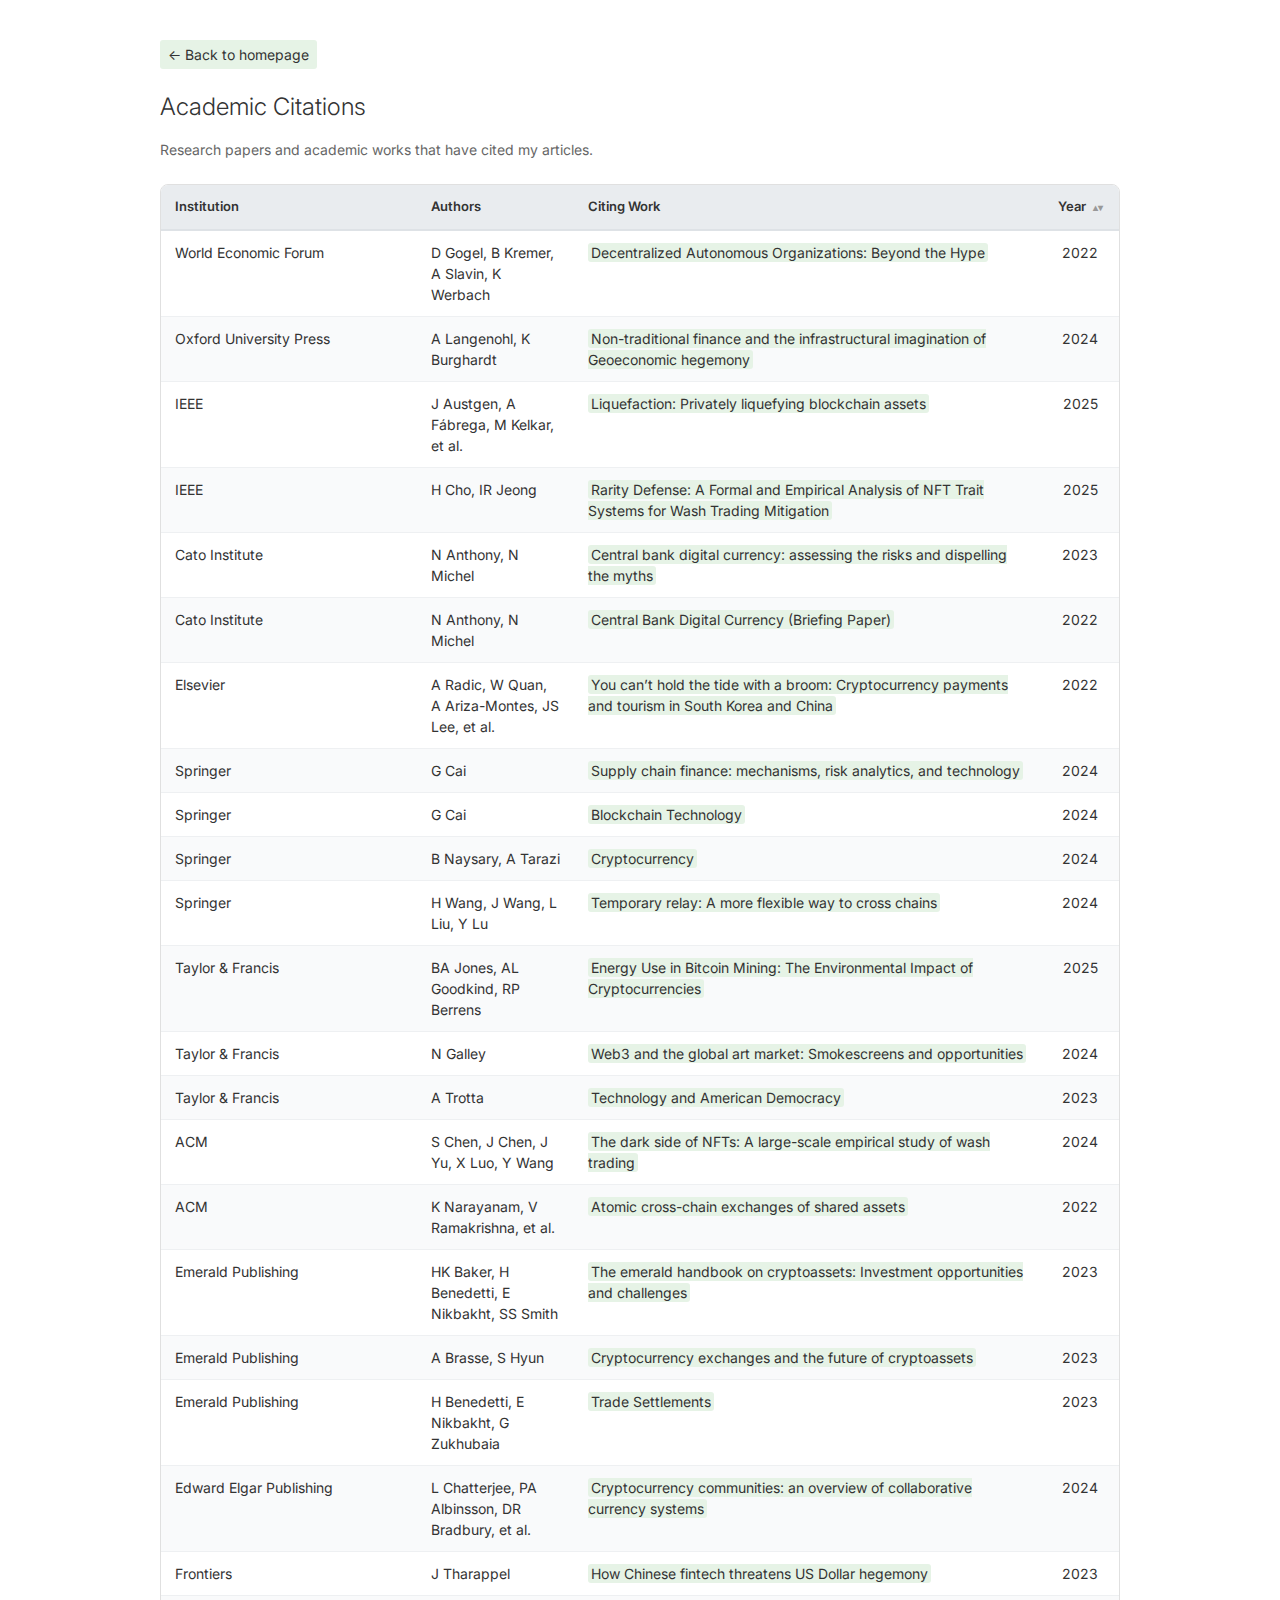
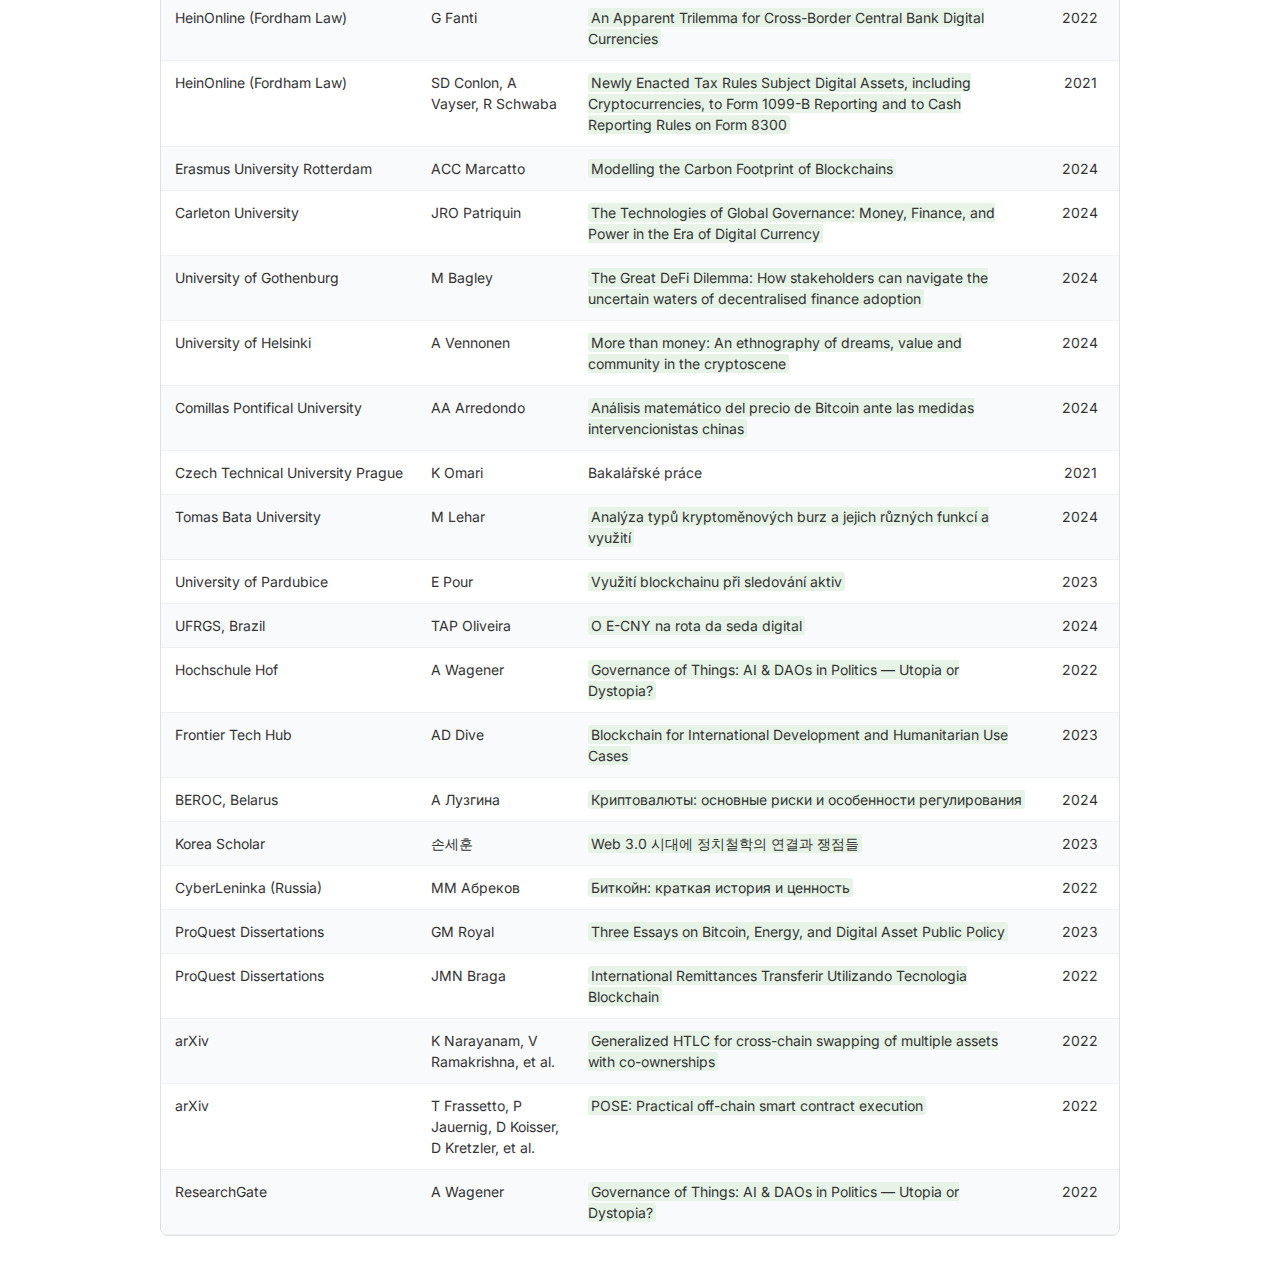
<file: citations/index.html>
<!DOCTYPE html>
<html lang="en">
<head>
    <meta charset="UTF-8">
    <meta name="viewport" content="width=device-width, initial-scale=1.0">
    <title>Academic Citations - Andrey Sergeenkov</title>
    <link rel="icon" type="image/x-icon" href="/favicon.ico">
    <link rel="alternate" type="application/rss+xml" title="Andrey Sergeenkov RSS Feed" href="/feed.xml">
    <!-- Google tag (gtag.js) -->
    <script async src="https://www.googletagmanager.com/gtag/js?id=G-6FZQZRN4S3"></script>
    <script>
      window.dataLayer = window.dataLayer || [];
      function gtag(){dataLayer.push(arguments);}
      gtag('js', new Date());
      gtag('config', 'G-6FZQZRN4S3');
    </script>
    <!-- Ahrefs Web Analytics -->
    <script src="https://analytics.ahrefs.com/analytics.js" data-key="NPIdMif9bRIzbz2xRz7s/Q" async></script>
    <style>
        @import url('https://fonts.googleapis.com/css2?family=Inter:wght@400;500;600&display=swap');
        body {
            font-family: 'Inter', sans-serif;
            line-height: 1.5;
            color: #333;
            max-width: 960px;
            margin: 0 auto;
            padding: 40px 20px;
        }
        .back-link {
            display: inline-block;
            margin-bottom: 20px;
            font-size: 14px;
            color: #333;
            text-decoration: none;
            background-color: #e6f3e6;
            padding: 4px 8px;
            border-radius: 3px;
            transition: background-color 0.2s ease;
        }
        .back-link:hover {
            background-color: #c8e6c8;
            text-decoration: underline;
        }
        h1 {
            font-size: 24px;
            font-weight: 300;
            margin: 0 0 8px 0;
        }
        .subtitle {
            color: #666;
            font-size: 14px;
            margin-bottom: 24px;
        }
        .table-wrapper {
            border: 1px solid #e0e0e0;
            border-radius: 8px;
            overflow: hidden;
        }
        table {
            width: 100%;
            border-collapse: collapse;
            font-size: 14px;
        }
        thead {
            position: sticky;
            top: 0;
            z-index: 1;
        }
        th {
            background-color: #e9ecef;
            color: #333;
            text-align: left;
            padding: 12px 14px;
            font-weight: 600;
            font-size: 13px;
            border-bottom: 2px solid #dee2e6;
            user-select: none;
            white-space: nowrap;
        }
        th.sortable {
            cursor: pointer;
        }
        th.sortable:hover {
            background-color: #dde0e3;
        }
        th .sort-arrow {
            margin-left: 4px;
            font-size: 10px;
            color: #999;
        }
        th.sorted-asc .sort-arrow::after { content: ' \25B2'; color: #333; }
        th.sorted-desc .sort-arrow::after { content: ' \25BC'; color: #333; }
        th.sortable:not(.sorted-asc):not(.sorted-desc) .sort-arrow::after { content: ' \25B4\25BE'; }
        td {
            padding: 11px 14px;
            border-bottom: 1px solid #eef0f2;
            vertical-align: top;
        }
        tbody tr:nth-child(even) td {
            background-color: #f9fafb;
        }
        tbody tr:hover td {
            background-color: #edf7ed;
        }
        td a {
            color: #333;
            text-decoration: none;
            background-color: #e6f3e6;
            padding: 1px 3px;
            border-radius: 3px;
            transition: background-color 0.2s ease;
        }
        td a:hover {
            background-color: #c8e6c8;
            text-decoration: underline;
        }
        .col-year { width: 50px; text-align: center; }
        .col-publisher { white-space: nowrap; }
        .col-authors { max-width: 220px; }
        .col-title { min-width: 200px; }
        @media (max-width: 768px) {
            body { padding: 20px 10px; }
            .table-wrapper { overflow-x: auto; -webkit-overflow-scrolling: touch; }
            table { font-size: 13px; min-width: 700px; }
            th, td { padding: 8px 6px; }
        }
    </style>
</head>
<body>
    <a href="/" class="back-link">&larr; Back to homepage</a>
    <h1>Academic Citations</h1>
    <p class="subtitle">Research papers and academic works that have cited my articles.</p>

    <div class="table-wrapper">
    <table id="citations-table">
        <thead>
            <tr>
                <th class="col-publisher">Institution</th>
                <th class="col-authors">Authors</th>
                <th class="col-title">Citing Work</th>
                <th class="col-year sortable" data-col="year" data-type="number">Year<span class="sort-arrow"></span></th>
            </tr>
        </thead>
        <tbody id="citations-body">
        </tbody>
    </table>
    </div>

    <script>
    const citations = [
        {publisher:"World Economic Forum", authors:"D Gogel, B Kremer, A Slavin, K Werbach", title:"Decentralized Autonomous Organizations: Beyond the Hype", year:2022, url:"https://www3.weforum.org/docs/WEF_Decentralized_Autonomous_Organizations_Beyond_the_Hype_2022.pdf"},
        {publisher:"Oxford University Press", authors:"A Langenohl, K Burghardt", title:"Non-traditional finance and the infrastructural imagination of Geoeconomic hegemony", year:2024, url:"https://academic.oup.com/jogss/article-pdf/doi/10.1093/jogss/ogae023/58593498/ogae023.pdf"},
        {publisher:"IEEE", authors:"J Austgen, A F\u00e1brega, M Kelkar, et al.", title:"Liquefaction: Privately liquefying blockchain assets", year:2025, url:"https://ieeexplore.ieee.org/abstract/document/11023306/"},
        {publisher:"IEEE", authors:"H Cho, IR Jeong", title:"Rarity Defense: A Formal and Empirical Analysis of NFT Trait Systems for Wash Trading Mitigation", year:2025, url:"https://ieeexplore.ieee.org/abstract/document/11320283/"},
        {publisher:"Cato Institute", authors:"N Anthony, N Michel", title:"Central bank digital currency: assessing the risks and dispelling the myths", year:2023, url:"https://papers.ssrn.com/sol3/papers.cfm?abstract_id=4638953"},
        {publisher:"Cato Institute", authors:"N Anthony, N Michel", title:"Central Bank Digital Currency (Briefing Paper)", year:2022, url:"https://www.jstor.org/stable/resrep51960"},
        {publisher:"Elsevier", authors:"A Radic, W Quan, A Ariza-Montes, JS Lee, et al.", title:"You can\u2019t hold the tide with a broom: Cryptocurrency payments and tourism in South Korea and China", year:2022, url:"https://www.sciencedirect.com/science/article/pii/S2211973622000654"},
        {publisher:"Springer", authors:"G Cai", title:"Supply chain finance: mechanisms, risk analytics, and technology", year:2024, url:"https://link.springer.com/book/10.1007/978-3-031-56125-2"},
        {publisher:"Springer", authors:"G Cai", title:"Blockchain Technology", year:2024, url:"https://link.springer.com/chapter/10.1007/978-3-031-56125-2_14"},
        {publisher:"Springer", authors:"B Naysary, A Tarazi", title:"Cryptocurrency", year:2024, url:"https://link.springer.com/chapter/10.1007/978-981-97-3970-7_4"},
        {publisher:"Springer", authors:"H Wang, J Wang, L Liu, Y Lu", title:"Temporary relay: A more flexible way to cross chains", year:2024, url:"https://link.springer.com/article/10.1007/s12083-024-01762-3"},
        {publisher:"Taylor & Francis", authors:"BA Jones, AL Goodkind, RP Berrens", title:"Energy Use in Bitcoin Mining: The Environmental Impact of Cryptocurrencies", year:2025, url:"https://www.taylorfrancis.com/books/mono/10.4324/9781003437642/energy-use-bitcoin-mining-benjamin-jones-andrew-goodkind-robert-berrens"},
        {publisher:"Taylor & Francis", authors:"N Galley", title:"Web3 and the global art market: Smokescreens and opportunities", year:2024, url:"https://api.taylorfrancis.com/content/chapters/edit/download?identifierName=doi&identifierValue=10.4324/9781003400868-19&type=chapterpdf"},
        {publisher:"Taylor & Francis", authors:"A Trotta", title:"Technology and American Democracy", year:2023, url:"https://www.taylorfrancis.com/books/mono/10.4324/9781003441830/technology-american-democracy-anthony-trotta"},
        {publisher:"ACM", authors:"S Chen, J Chen, J Yu, X Luo, Y Wang", title:"The dark side of NFTs: A large-scale empirical study of wash trading", year:2024, url:"https://dl.acm.org/doi/abs/10.1145/3671016.3674808"},
        {publisher:"ACM", authors:"K Narayanam, V Ramakrishna, et al.", title:"Atomic cross-chain exchanges of shared assets", year:2022, url:"https://dl.acm.org/doi/abs/10.1145/3558535.3559786"},
        {publisher:"Emerald Publishing", authors:"HK Baker, H Benedetti, E Nikbakht, SS Smith", title:"The emerald handbook on cryptoassets: Investment opportunities and challenges", year:2023, url:"https://www.emerald.com/insight/content/doi/10.1108/978-1-80455-320-620221024/full/pdf"},
        {publisher:"Emerald Publishing", authors:"A Brasse, S Hyun", title:"Cryptocurrency exchanges and the future of cryptoassets", year:2023, url:"https://www.emerald.com/insight/content/doi/10.1108/978-1-80455-320-620221022/full/pdf"},
        {publisher:"Emerald Publishing", authors:"H Benedetti, E Nikbakht, G Zukhubaia", title:"Trade Settlements", year:2023, url:"https://www.emerald.com/books/edited-volume/13021/chapter/83434613"},
        {publisher:"Edward Elgar Publishing", authors:"L Chatterjee, PA Albinsson, DR Bradbury, et al.", title:"Cryptocurrency communities: an overview of collaborative currency systems", year:2024, url:"https://www.elgaronline.com/edcollchap/book/9781035307531/book-part-9781035307531-25.xml"},
        {publisher:"Frontiers", authors:"J Tharappel", title:"How Chinese fintech threatens US Dollar hegemony", year:2023, url:"https://www.frontiersin.org/journals/blockchain/articles/10.3389/fbloc.2023.1148315/full"},
        {publisher:"HeinOnline (Fordham Law)", authors:"G Fanti", title:"An Apparent Trilemma for Cross-Border Central Bank Digital Currencies", year:2022, url:"https://heinonline.org/hol-cgi-bin/get_pdf.cgi?handle=hein.journals/harvardnsj14&section=7"},
        {publisher:"HeinOnline (Fordham Law)", authors:"SD Conlon, A Vayser, R Schwaba", title:"Newly Enacted Tax Rules Subject Digital Assets, including Cryptocurrencies, to Form 1099-B Reporting and to Cash Reporting Rules on Form 8300", year:2021, url:"https://heinonline.org/hol-cgi-bin/get_pdf.cgi?handle=hein.journals/jrlfin18&section=27"},
        {publisher:"Erasmus University Rotterdam", authors:"ACC Marcatto", title:"Modelling the Carbon Footprint of Blockchains", year:2024, url:"https://thesis.eur.nl/pub/66808/Modelling-the-Carbon-Footprint-of-Blockchains-Master-Thesis-Andre-Marcatto-488782am.pdf"},
        {publisher:"Carleton University", authors:"JRO Patriquin", title:"The Technologies of Global Governance: Money, Finance, and Power in the Era of Digital Currency", year:2024, url:"https://carleton.scholaris.ca/bitstreams/448ac98e-1904-49c3-bf58-ccb291f5dce0/download"},
        {publisher:"University of Gothenburg", authors:"M Bagley", title:"The Great DeFi Dilemma: How stakeholders can navigate the uncertain waters of decentralised finance adoption", year:2024, url:"https://gupea.ub.gu.se/server/api/core/bitstreams/67a04f4d-f819-4162-9484-21b2d0f75690/content"},
        {publisher:"University of Helsinki", authors:"A Vennonen", title:"More than money: An ethnography of dreams, value and community in the cryptoscene", year:2024, url:"https://helda.helsinki.fi/server/api/core/bitstreams/07468db9-2472-4955-8468-eb7cdc5c5a7b/content"},
        {publisher:"Comillas Pontifical University", authors:"AA Arredondo", title:"An\u00e1lisis matem\u00e1tico del precio de Bitcoin ante las medidas intervencionistas chinas", year:2024, url:"https://repositorio.comillas.edu/xmlui/bitstream/handle/11531/57102/TFG-%20Aguirre%20Arredondo%2C%20Alfonso.pdf?sequence=4"},
        {publisher:"Czech Technical University Prague", authors:"K Omari", title:"Bakal\u00e1\u0159sk\u00e9 pr\u00e1ce", year:2021, url:null},
        {publisher:"Tomas Bata University", authors:"M Lehar", title:"Anal\u00fdza typ\u016f kryptom\u011bnov\u00fdch burz a jejich r\u016fzn\u00fdch funkc\u00ed a vyu\u017eit\u00ed", year:2024, url:"https://digilib.k.utb.cz/bitstream/handle/10563/55699/lehar_2024_dp.pdf?sequence=1&isAllowed=y"},
        {publisher:"University of Pardubice", authors:"E Pour", title:"Vyu\u017eit\u00ed blockchainu p\u0159i sledov\u00e1n\u00ed aktiv", year:2023, url:"https://dk.upce.cz/items/daf589d2-5814-4ff4-a5c2-3b076ab6cc9b"},
        {publisher:"UFRGS, Brazil", authors:"TAP Oliveira", title:"O E-CNY na rota da seda digital", year:2024, url:"https://lume.ufrgs.br/handle/10183/275725"},
        {publisher:"Hochschule Hof", authors:"A Wagener", title:"Governance of Things: AI & DAOs in Politics \u2014 Utopia or Dystopia?", year:2022, url:"https://doi.org/10.57944/1051-129"},
        {publisher:"Frontier Tech Hub", authors:"AD Dive", title:"Blockchain for International Development and Humanitarian Use Cases", year:2023, url:"https://www.frontiertechhub.org/s/Blockchain-Deep-Dive-Final-v6-2w45.pdf"},
        {publisher:"BEROC, Belarus", authors:"\u0410 \u041B\u0443\u0437\u0433\u0438\u043D\u0430", title:"\u041A\u0440\u0438\u043F\u0442\u043E\u0432\u0430\u043B\u044E\u0442\u044B: \u043E\u0441\u043D\u043E\u0432\u043D\u044B\u0435 \u0440\u0438\u0441\u043A\u0438 \u0438 \u043E\u0441\u043E\u0431\u0435\u043D\u043D\u043E\u0441\u0442\u0438 \u0440\u0435\u0433\u0443\u043B\u0438\u0440\u043E\u0432\u0430\u043D\u0438\u044F", year:2024, url:"https://beleconomy.org/upload/medialibrary/579/5798909b15c5fff0542998d485d37a93.pdf"},
        {publisher:"Korea Scholar", authors:"\uc190\uc138\ud6c8", title:"Web 3.0 \uc2dc\ub300\uc5d0 \uc815\uce58\ucca0\ud559\uc758 \uc5f0\uacb0\uacfc \uc7c1\uc810\ub4e4", year:2023, url:"https://db.koreascholar.com/Article/Detail/422205"},
        {publisher:"CyberLeninka (Russia)", authors:"\u041C\u041C \u0410\u0431\u0440\u0435\u043A\u043E\u0432", title:"\u0411\u0438\u0442\u043A\u043E\u0439\u043D: \u043A\u0440\u0430\u0442\u043A\u0430\u044F \u0438\u0441\u0442\u043E\u0440\u0438\u044F \u0438 \u0446\u0435\u043D\u043D\u043E\u0441\u0442\u044C", year:2022, url:"https://cyberleninka.ru/article/n/bitkoyn-kratkaya-istoriya-i-tsennost"},
        {publisher:"ProQuest Dissertations", authors:"GM Royal", title:"Three Essays on Bitcoin, Energy, and Digital Asset Public Policy", year:2023, url:"https://search.proquest.com/openview/2d81cf347e7c64dc08332d35851db1fa/1?pq-origsite=gscholar&cbl=18750&diss=y"},
        {publisher:"ProQuest Dissertations", authors:"JMN Braga", title:"International Remittances Transferir Utilizando Tecnologia Blockchain", year:2022, url:"https://search.proquest.com/openview/6d903626dc195fdf7f85bba5dccea485/1?pq-origsite=gscholar&cbl=2026366&diss=y"},
        {publisher:"arXiv", authors:"K Narayanam, V Ramakrishna, et al.", title:"Generalized HTLC for cross-chain swapping of multiple assets with co-ownerships", year:2022, url:"https://www.academia.edu/download/106294373/2202.12855v1.pdf"},
        {publisher:"arXiv", authors:"T Frassetto, P Jauernig, D Koisser, D Kretzler, et al.", title:"POSE: Practical off-chain smart contract execution", year:2022, url:"https://arxiv.org/abs/2210.07110"},
        {publisher:"ResearchGate", authors:"A Wagener", title:"Governance of Things: AI & DAOs in Politics \u2014 Utopia or Dystopia?", year:2022, url:"https://www.researchgate.net/profile/Andreas-Wagener/publication/364362302_Governance_of_Things_AI_DAOs_in_Politics_AWagener_RAI22pdf/data/634feb9112cbac6a3ed88965/Governance-of-Things-AI-DAOs-in-Politics-AWagener-RAI22.pdf"}
    ];

    function renderTable(data) {
        const tbody = document.getElementById('citations-body');
        tbody.innerHTML = '';
        data.forEach(function(c) {
            const tr = document.createElement('tr');
            const titleCell = c.url
                ? '<a href="' + c.url + '" target="_blank" rel="noopener">' + c.title + '</a>'
                : c.title;
            const yearText = c.year;
            tr.innerHTML =
                '<td class="col-publisher">' + c.publisher + '</td>' +
                '<td class="col-authors">' + c.authors + '</td>' +
                '<td class="col-title">' + titleCell + '</td>' +
                '<td class="col-year">' + yearText + '</td>';
            tbody.appendChild(tr);
        });
    }

    let currentSort = { col: null, dir: 'asc' };

    function sortTable(col, type) {
        const headers = document.querySelectorAll('th');
        headers.forEach(function(h) {
            h.classList.remove('sorted-asc', 'sorted-desc');
        });

        if (currentSort.col === col) {
            currentSort.dir = currentSort.dir === 'asc' ? 'desc' : 'asc';
        } else {
            currentSort.col = col;
            currentSort.dir = 'asc';
        }

        const clickedHeader = document.querySelector('th[data-col="' + col + '"]');
        clickedHeader.classList.add(currentSort.dir === 'asc' ? 'sorted-asc' : 'sorted-desc');

        const sorted = citations.slice().sort(function(a, b) {
            let valA = a[col];
            let valB = b[col];

            if (valA === null || valA === undefined) valA = type === 'number' ? -1 : '\uffff';
            if (valB === null || valB === undefined) valB = type === 'number' ? -1 : '\uffff';

            if (type === 'number') {
                return currentSort.dir === 'asc' ? valA - valB : valB - valA;
            } else {
                valA = String(valA).toLowerCase();
                valB = String(valB).toLowerCase();
                if (valA < valB) return currentSort.dir === 'asc' ? -1 : 1;
                if (valA > valB) return currentSort.dir === 'asc' ? 1 : -1;
                return 0;
            }
        });

        renderTable(sorted);
    }

    document.querySelectorAll('th.sortable').forEach(function(th) {
        th.addEventListener('click', function() {
            sortTable(th.dataset.col, th.dataset.type);
        });
    });

    renderTable(citations);
    </script>
</body>
</html>
</file>
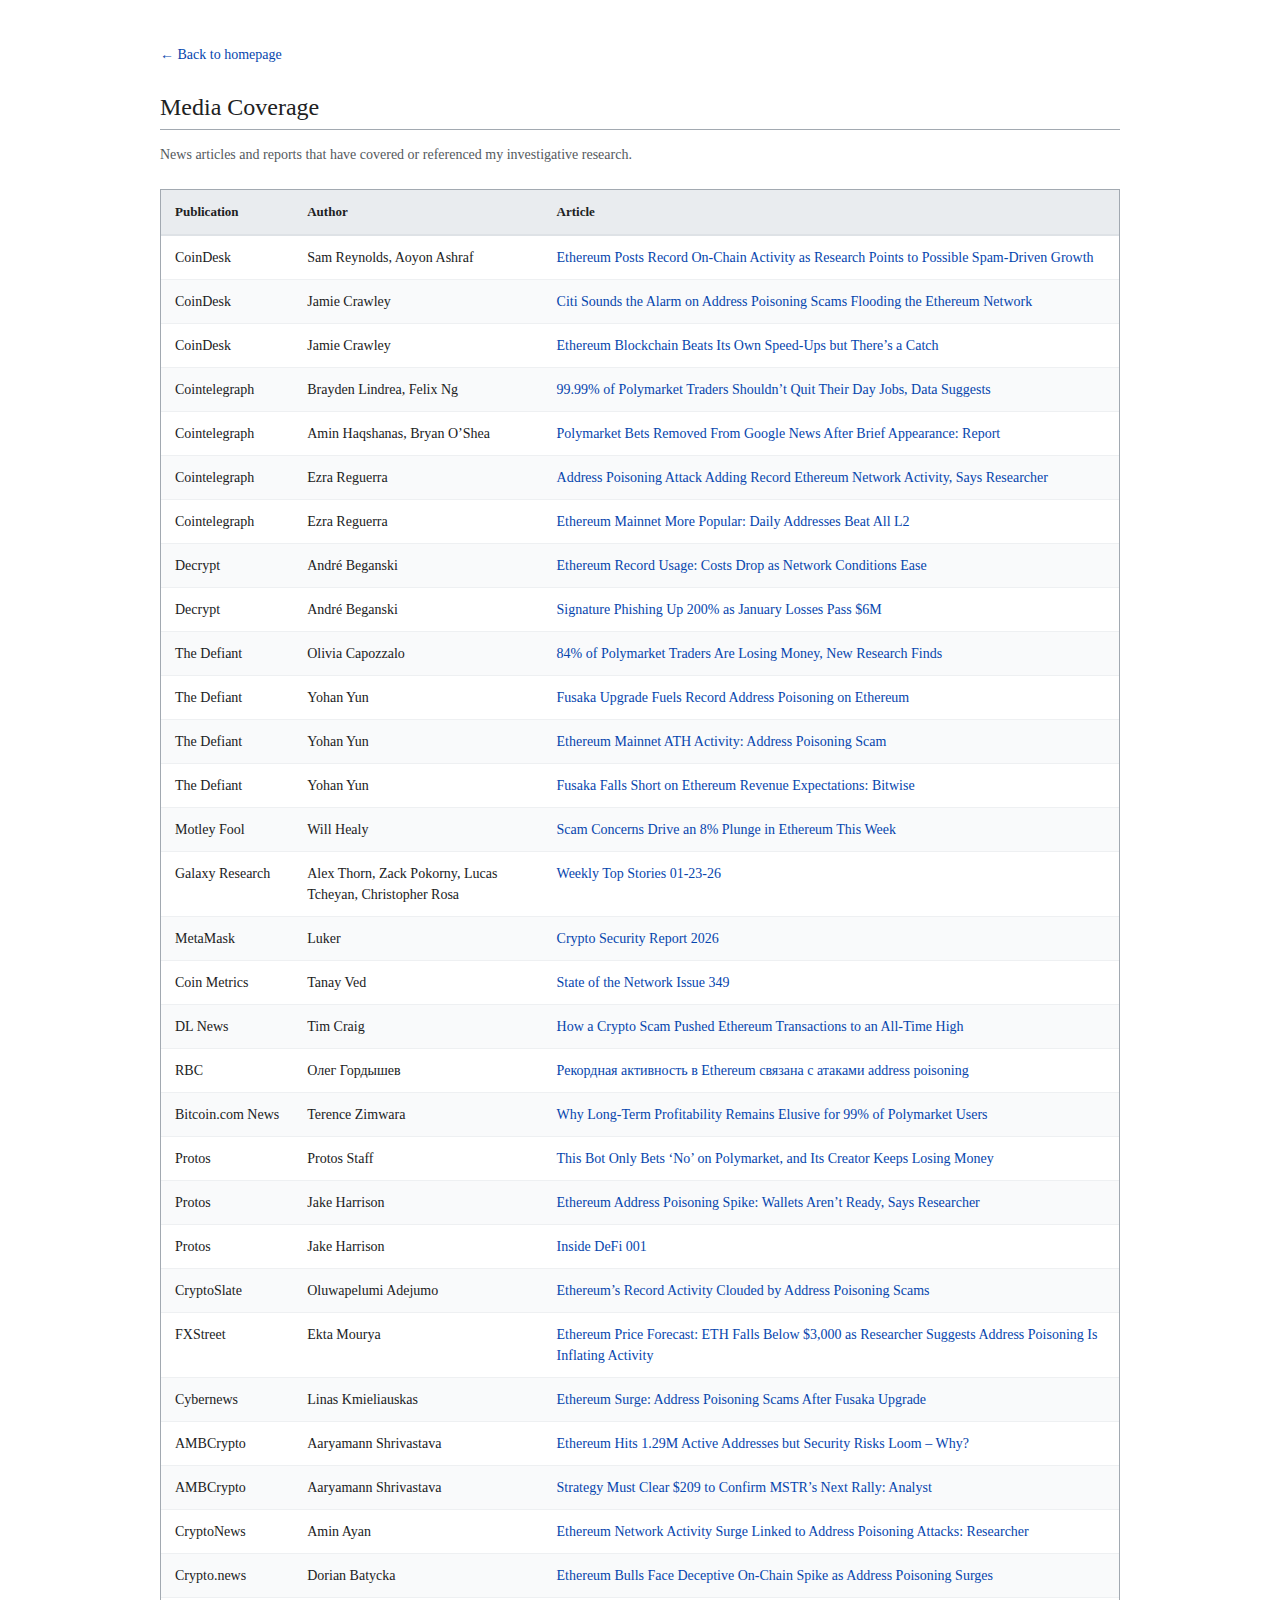
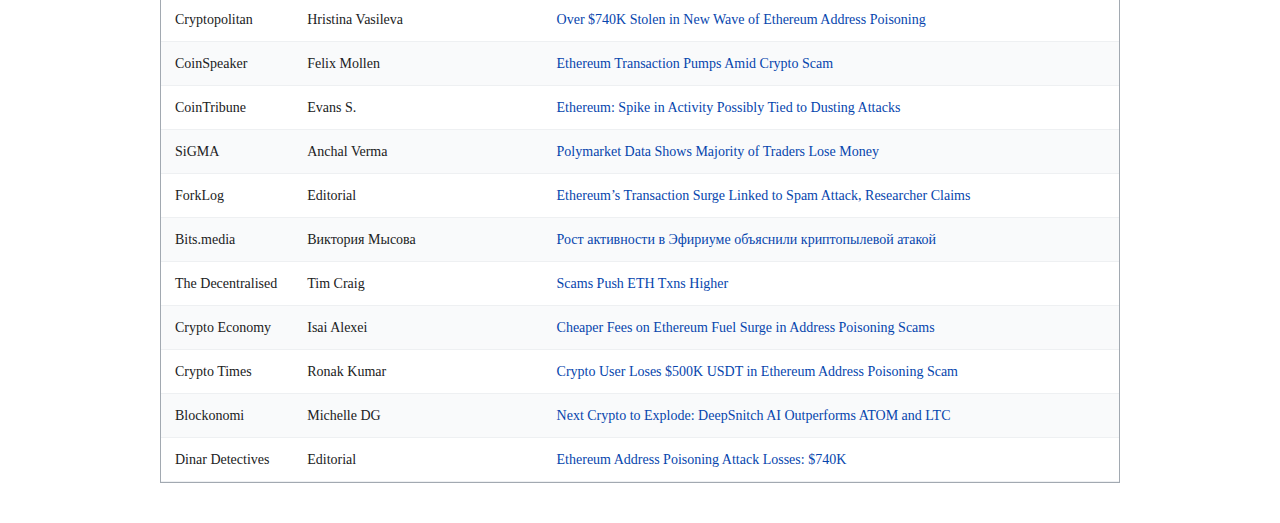
<file: coverage/index.html>
<!DOCTYPE html>
<html lang="en">
<head>
    <meta charset="UTF-8">
    <meta name="viewport" content="width=device-width, initial-scale=1.0">
    <title>Media Coverage - Andrey Sergeenkov</title>
    <link rel="icon" type="image/x-icon" href="/favicon.ico">
    <link rel="alternate" type="application/rss+xml" title="Andrey Sergeenkov RSS Feed" href="/feed.xml">
    <!-- Google tag (gtag.js) -->
    <script async src="https://www.googletagmanager.com/gtag/js?id=G-6FZQZRN4S3"></script>
    <script>
      window.dataLayer = window.dataLayer || [];
      function gtag(){dataLayer.push(arguments);}
      gtag('js', new Date());
      gtag('config', 'G-6FZQZRN4S3');
    </script>
    <!-- Ahrefs Web Analytics -->
    <script src="https://analytics.ahrefs.com/analytics.js" data-key="NPIdMif9bRIzbz2xRz7s/Q" async></script>
    <style>
        
        body {
            font-family: 'Linux Libertine', Georgia, 'Times New Roman', serif; font-size: 17px;
            line-height: 1.5;
            color: #202122;
            max-width: 960px;
            margin: 0 auto;
            padding: 40px 20px;
        }
        .back-link {
            display: inline-block;
            margin-bottom: 20px;
            font-size: 14px;
            color: #0645ad;
            text-decoration: none;
            padding: 4px 0;
        }
        .back-link:hover {
            text-decoration: underline;
        }
        h1 {
            font-size: 24px;
            font-weight: 400; font-family: 'Linux Libertine', Georgia, serif; border-bottom: 1px solid #a2a9b1; padding-bottom: 4px;
            margin: 0 0 8px 0;
        }
        .subtitle {
            color: #54595d;
            font-size: 14px;
            margin-bottom: 24px;
        }
        .table-wrapper {
            border: 1px solid #a2a9b1;
            border-radius: 0;
            overflow: auto;
            -webkit-overflow-scrolling: touch;
        }
        table {
            width: 100%;
            border-collapse: collapse;
            font-size: 14px;
        }
        thead {
            position: sticky;
            top: 0;
            z-index: 1;
        }
        th {
            background-color: #e9ecef;
            color: #202122;
            text-align: left;
            padding: 12px 14px;
            font-weight: 600;
            font-size: 13px;
            border-bottom: 2px solid #dee2e6;
            user-select: none;
            white-space: nowrap;
        }
        td {
            padding: 11px 14px;
            border-bottom: 1px solid #eef0f2;
            vertical-align: top;
        }
        tbody tr:nth-child(even) td {
            background-color: #f9fafb;
        }
        tbody tr:hover td {
            background-color: #eaecf0;
        }
        td a {
            color: #0645ad;
            text-decoration: none;
        }
        td a:hover {
            text-decoration: underline;
        }
        .col-publication { white-space: nowrap; }
        .col-author { max-width: 260px; }
        .col-title { min-width: 200px; }
        @media (max-width: 768px) {
            body { padding: 20px 10px; }
            table { font-size: 12px; }
            th, td { padding: 8px 6px; }
            .col-publication { white-space: normal; }
            .col-title { min-width: 120px; }
        }
    </style>
</head>
<body>
    <a href="/" class="back-link">&larr; Back to homepage</a>
    <h1>Media Coverage</h1>
    <p class="subtitle">News articles and reports that have covered or referenced my investigative research.</p>

    <div class="table-wrapper">
    <table id="coverage-table">
        <thead>
            <tr>
                <th class="col-publication">Publication</th>
                <th class="col-author">Author</th>
                <th class="col-title">Article</th>
            </tr>
        </thead>
        <tbody id="coverage-body">
        </tbody>
    </table>
    </div>

    <script>
    const coverage = [
        {publication:"CoinDesk", author:"Sam Reynolds, Aoyon Ashraf", title:"Ethereum Posts Record On-Chain Activity as Research Points to Possible Spam-Driven Growth", url:"https://www.coindesk.com/markets/2026/01/20/ethereum-posts-record-on-chain-activity-as-research-points-to-possible-spam-driven-growth-asia-morning-briefing"},
        {publication:"CoinDesk", author:"Jamie Crawley", title:"Citi Sounds the Alarm on Address Poisoning Scams Flooding the Ethereum Network", url:"https://www.coindesk.com/markets/2026/01/22/citi-sounds-the-alarm-on-address-poisoning-scams-flooding-the-ethereum-network"},
        {publication:"CoinDesk", author:"Jamie Crawley", title:"Ethereum Blockchain Beats Its Own Speed-Ups but There\u2019s a Catch", url:"https://www.coindesk.com/tech/2026/01/23/ethereum-blockchain-beats-its-own-speed-ups-but-there-s-a-catch"},
        {publication:"Cointelegraph", author:"Brayden Lindrea, Felix Ng", title:"99.99% of Polymarket Traders Shouldn\u2019t Quit Their Day Jobs, Data Suggests", url:"https://cointelegraph.com/news/should-you-quit-your-job-trade-full-time-polymarket"},
        {publication:"Cointelegraph", author:"Amin Haqshanas, Bryan O\u2019Shea", title:"Polymarket Bets Removed From Google News After Brief Appearance: Report", url:"https://cointelegraph.com/news/polymarket-google-news-removed-error-report"},
        {publication:"Cointelegraph", author:"Ezra Reguerra", title:"Address Poisoning Attack Adding Record Ethereum Network Activity, Says Researcher", url:"https://cointelegraph.com/news/address-poisoning-attack-adding-record-ethereum-network-activity-says-researcher"},
        {publication:"Cointelegraph", author:"Ezra Reguerra", title:"Ethereum Mainnet More Popular: Daily Addresses Beat All L2", url:"https://cointelegraph.com/news/ethereum-mainnet-more-popular-daily-addresses-all-l2"},
        {publication:"Decrypt", author:"Andr\u00E9 Beganski", title:"Ethereum Record Usage: Costs Drop as Network Conditions Ease", url:"https://decrypt.co/354982/ethereum-record-usage-costs-drop-network-conditions-ease"},
        {publication:"Decrypt", author:"Andr\u00E9 Beganski", title:"Signature Phishing Up 200% as January Losses Pass $6M", url:"https://decrypt.co/357450/signature-phishing-up-200-as-january-losses-pass-6m"},
        {publication:"The Defiant", author:"Olivia Capozzalo", title:"84% of Polymarket Traders Are Losing Money, New Research Finds", url:"https://thedefiant.io/news/research-and-opinion/polymarket-profitability-report-april-2026"},
        {publication:"The Defiant", author:"Yohan Yun", title:"Fusaka Upgrade Fuels Record Address Poisoning on Ethereum", url:"https://thedefiant.io/news/blockchains/fusaka-upgrade-fuels-record-address-poisoning-on-ethereum"},
        {publication:"The Defiant", author:"Yohan Yun", title:"Ethereum Mainnet ATH Activity: Address Poisoning Scam", url:"https://thedefiant.io/news/blockchains/ethereum-mainnet-ath-activity-address-poisoning-scam"},
        {publication:"The Defiant", author:"Yohan Yun", title:"Fusaka Falls Short on Ethereum Revenue Expectations: Bitwise", url:"https://thedefiant.io/news/blockchains/fusaka-falls-short-on-ethereum-revenue-expectations-bitwise"},
        {publication:"Motley Fool", author:"Will Healy", title:"Scam Concerns Drive an 8% Plunge in Ethereum This Week", url:"https://www.fool.com/investing/2026/01/20/scam-concerns-drive-an-8-plunge-in-ethereum-this-w/"},
        {publication:"Galaxy Research", author:"Alex Thorn, Zack Pokorny, Lucas Tcheyan, Christopher Rosa", title:"Weekly Top Stories 01-23-26", url:"https://www.galaxy.com/insights/research/weekly-top-stories-01-23-26"},
        {publication:"MetaMask", author:"Luker", title:"Crypto Security Report 2026", url:"https://metamask.io/en-GB/news/crypto-security-report-2026"},
        {publication:"Coin Metrics", author:"Tanay Ved", title:"State of the Network Issue 349", url:"https://coinmetrics.substack.com/p/state-of-the-network-issue-349"},
        {publication:"DL News", author:"Tim Craig", title:"How a Crypto Scam Pushed Ethereum Transactions to an All-Time High", url:"https://www.dlnews.com/articles/defi/how-a-crypto-scam-pushed-ethereum-transactions-to-an-all-time-high/"},
        {publication:"RBC", author:"\u041E\u043B\u0435\u0433 \u0413\u043E\u0440\u0434\u044B\u0448\u0435\u0432", title:"\u0420\u0435\u043A\u043E\u0440\u0434\u043D\u0430\u044F \u0430\u043A\u0442\u0438\u0432\u043D\u043E\u0441\u0442\u044C \u0432 Ethereum \u0441\u0432\u044F\u0437\u0430\u043D\u0430 \u0441 \u0430\u0442\u0430\u043A\u0430\u043C\u0438 address poisoning", url:"https://www.rbc.ru/crypto/news/699591be9a7947863225a745"},
        {publication:"Bitcoin.com News", author:"Terence Zimwara", title:"Why Long-Term Profitability Remains Elusive for 99% of Polymarket Users", url:"https://news.bitcoin.com/why-long-term-profitability-remains-elusive-for-99-of-polymarket-users/"},
        {publication:"Protos", author:"Protos Staff", title:"This Bot Only Bets \u2018No\u2019 on Polymarket, and Its Creator Keeps Losing Money", url:"https://protos.com/this-bot-only-bets-no-on-polymarket-and-its-creator-keeps-losing-money/"},
        {publication:"Protos", author:"Jake Harrison", title:"Ethereum Address Poisoning Spike: Wallets Aren\u2019t Ready, Says Researcher", url:"https://protos.com/ethereum-address-poisoning-spike-wallets-arent-ready-says-researcher/"},
        {publication:"Protos", author:"Jake Harrison", title:"Inside DeFi 001", url:"https://protos.com/inside-defi-001/"},
        {publication:"CryptoSlate", author:"Oluwapelumi Adejumo", title:"Ethereum\u2019s Record Activity Clouded by Address Poisoning Scams", url:"https://cryptoslate.com/ethereums-record-activity-clouded-by-address-poisoning-scams/"},
        {publication:"FXStreet", author:"Ekta Mourya", title:"Ethereum Price Forecast: ETH Falls Below $3,000 as Researcher Suggests Address Poisoning Is Inflating Activity", url:"https://www.fxstreet.com/cryptocurrencies/news/ethereum-price-forecast-eth-falls-below-3-000-as-researcher-suggests-address-poisoning-is-inflating-activity-202601201956"},
        {publication:"Cybernews", author:"Linas Kmieliauskas", title:"Ethereum Surge: Address Poisoning Scams After Fusaka Upgrade", url:"https://cybernews.com/crypto/ethereum-surge-address-poisoning-scams-fusaka-upgrade/"},
        {publication:"AMBCrypto", author:"Aaryamann Shrivastava", title:"Ethereum Hits 1.29M Active Addresses but Security Risks Loom \u2013 Why?", url:"https://ambcrypto.com/ethereum-hits-1-29m-active-addresses-but-security-risks-loom-why/"},
        {publication:"AMBCrypto", author:"Aaryamann Shrivastava", title:"Strategy Must Clear $209 to Confirm MSTR\u2019s Next Rally: Analyst", url:"https://ambcrypto.com/strategy-must-clear-209-to-confirm-mstrs-next-rally-analyst/"},
        {publication:"CryptoNews", author:"Amin Ayan", title:"Ethereum Network Activity Surge Linked to Address Poisoning Attacks: Researcher", url:"https://cryptonews.com/news/ethereum-network-activity-surge-linked-to-address-poisoning-attacks-researcher/"},
        {publication:"Crypto.news", author:"Dorian Batycka", title:"Ethereum Bulls Face Deceptive On-Chain Spike as Address Poisoning Surges", url:"https://crypto.news/ethereum-bulls-face-deceptive-on-chain-spike-as-address-poisoning-surges/"},
        {publication:"Cryptopolitan", author:"Hristina Vasileva", title:"Over $740K Stolen in New Wave of Ethereum Address Poisoning", url:"https://www.cryptopolitan.com/over-740k-stolen-in-new-wave-of-ethereum"},
        {publication:"CoinSpeaker", author:"Felix Mollen", title:"Ethereum Transaction Pumps Amid Crypto Scam", url:"https://www.coinspeaker.com/ethereum-transaction-pumps-amid-crypto-scam/"},
        {publication:"CoinTribune", author:"Evans S.", title:"Ethereum: Spike in Activity Possibly Tied to Dusting Attacks", url:"https://www.cointribune.com/en/ethereum-spike-in-activity-possibly-tied-to-dusting-attacks/"},
        {publication:"SiGMA", author:"Anchal Verma", title:"Polymarket Data Shows Majority of Traders Lose Money", url:"https://sigma.world/news/polymarket-data-shows-majority-of-traders-lose-money/"},
        {publication:"ForkLog", author:"Editorial", title:"Ethereum\u2019s Transaction Surge Linked to Spam Attack, Researcher Claims", url:"https://forklog.com/en/ethereums-transaction-surge-linked-to-spam-attack-researcher-claims/"},
        {publication:"Bits.media", author:"\u0412\u0438\u043A\u0442\u043E\u0440\u0438\u044F \u041C\u044B\u0441\u043E\u0432\u0430", title:"\u0420\u043E\u0441\u0442 \u0430\u043A\u0442\u0438\u0432\u043D\u043E\u0441\u0442\u0438 \u0432 \u042D\u0444\u0438\u0440\u0438\u0443\u043C\u0435 \u043E\u0431\u044A\u044F\u0441\u043D\u0438\u043B\u0438 \u043A\u0440\u0438\u043F\u0442\u043E\u043F\u044B\u043B\u0435\u0432\u043E\u0439 \u0430\u0442\u0430\u043A\u043E\u0439", url:"https://bits.media/rost-aktivnosti-v-efiriume-obyasnili-kriptopylevoy-atakoy/"},
        {publication:"The Decentralised", author:"Tim Craig", title:"Scams Push ETH Txns Higher", url:"https://thedecentralised.beehiiv.com/p/scams-push-eth-txns-higher"},
        {publication:"Crypto Economy", author:"Isai Alexei", title:"Cheaper Fees on Ethereum Fuel Surge in Address Poisoning Scams", url:"https://crypto-economy.com/cheaper-fees-on-ethereum-fuel-surge-in-address-poisoning-scams/"},
        {publication:"Crypto Times", author:"Ronak Kumar", title:"Crypto User Loses $500K USDT in Ethereum Address Poisoning Scam", url:"https://www.cryptotimes.io/2026/01/17/crypto-user-loses-500k-usdt-in-ethereum-address-poisoning-scam/"},
        {publication:"Blockonomi", author:"Michelle DG", title:"Next Crypto to Explode: DeepSnitch AI Outperforms ATOM and LTC", url:"https://blockonomi.com/next-crypto-to-explode-deepsnitch-ai-outperforms-atom-and-ltc-with-140-ahead-of-its-much-awaited-january-launch/"},
        {publication:"Dinar Detectives", author:"Editorial", title:"Ethereum Address Poisoning Attack Losses: $740K", url:"https://dinardetectives.com/ethereum-address-poisoning-attack-losses-740k/"}
    ];

    function renderTable(data) {
        const tbody = document.getElementById('coverage-body');
        tbody.innerHTML = '';
        data.forEach(function(c) {
            const tr = document.createElement('tr');
            tr.innerHTML =
                '<td class="col-publication">' + c.publication + '</td>' +
                '<td class="col-author">' + c.author + '</td>' +
                '<td class="col-title"><a href="' + c.url + '" target="_blank" rel="noopener">' + c.title + '</a></td>';
            tbody.appendChild(tr);
        });
    }

    renderTable(coverage);
    </script>
</body>
</html>
</file>
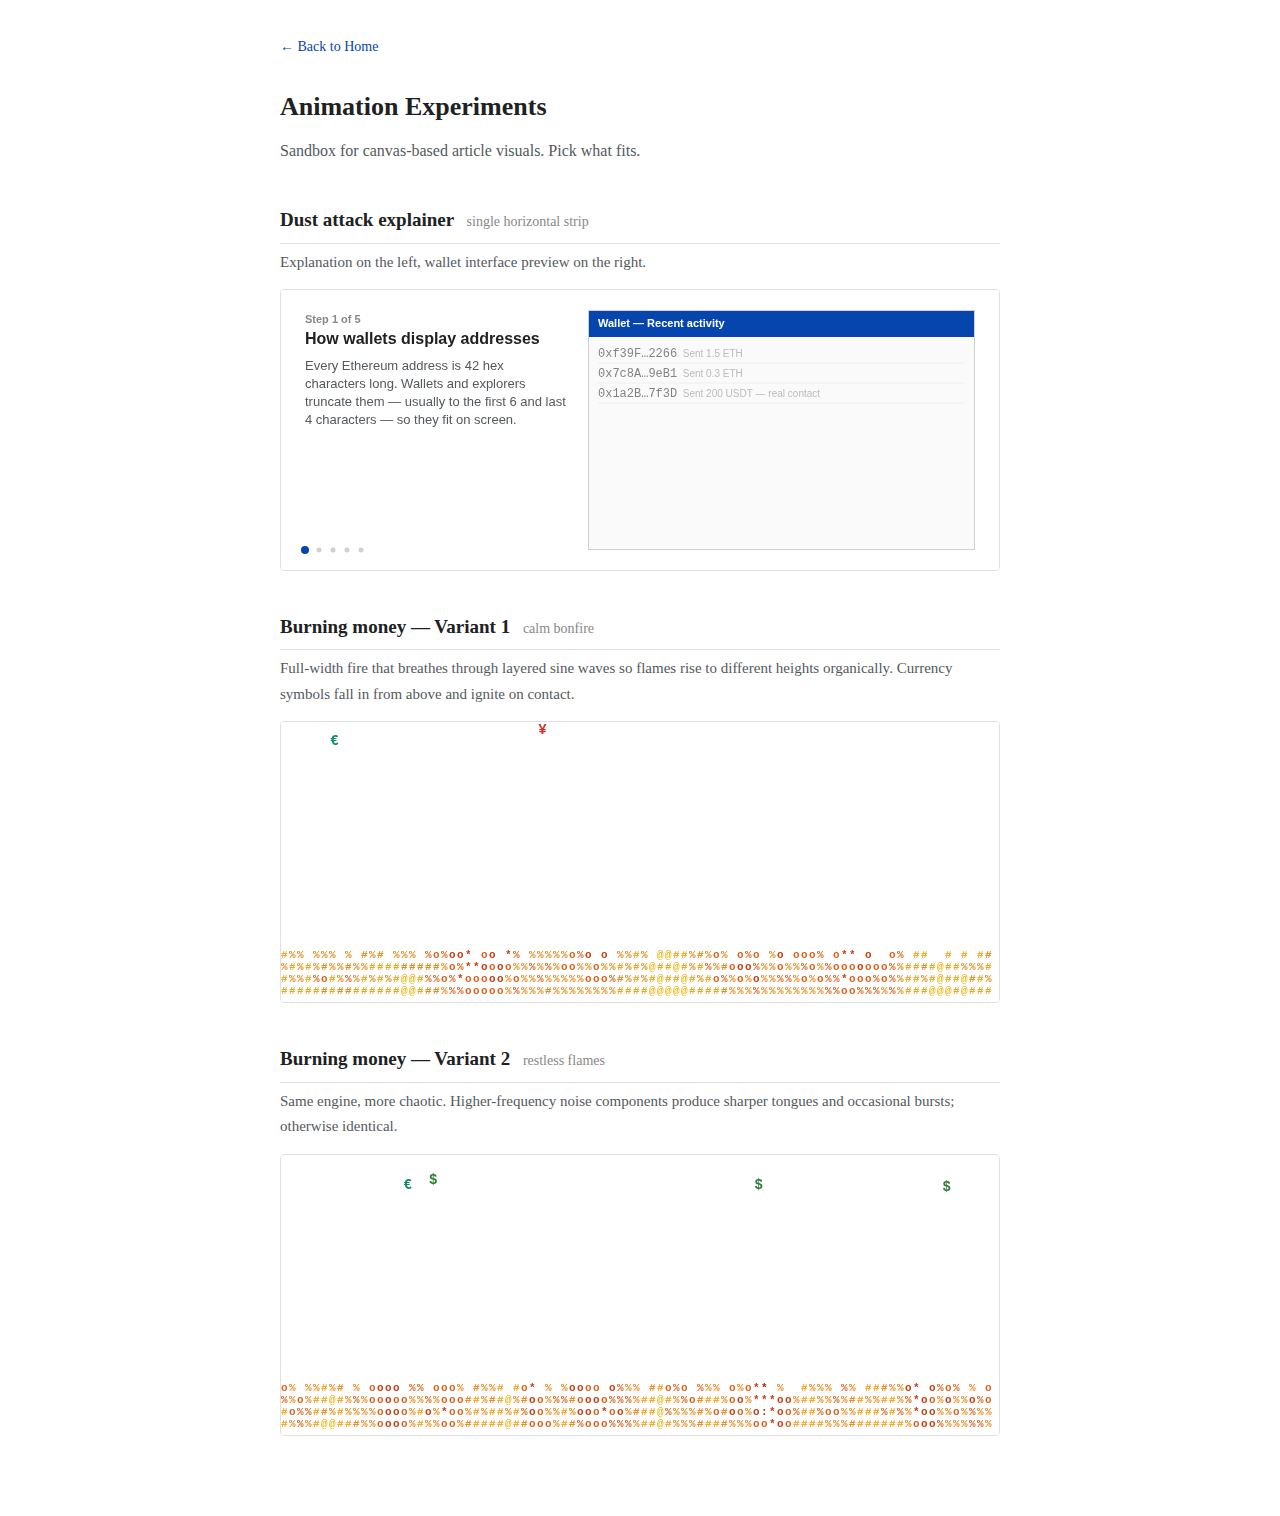
<file: dust-animation-variants/index.html>
<!DOCTYPE html>
<html lang="en">
<head>
    <meta charset="UTF-8">
    <meta name="viewport" content="width=device-width, initial-scale=1.0">
    <meta name="robots" content="noindex,nofollow">
    <title>Animation Experiments — Preview</title>
    <link rel="icon" type="image/x-icon" href="../favicon.ico">
    <style>
        * { box-sizing: border-box; }
        body {
            font-family: 'Linux Libertine', Georgia, 'Times New Roman', serif;
            font-size: 17px;
            line-height: 1.7;
            color: #202122;
            max-width: 760px;
            margin: 0 auto;
            padding: 32px 20px 80px;
            background: #fff;
        }
        .top-nav { margin-bottom: 24px; }
        .top-nav a { color: #0645ad; text-decoration: none; font-size: 14px; }
        .top-nav a:hover { text-decoration: underline; }
        h1 { font-size: 26px; margin: 0 0 8px; }
        h2 {
            font-size: 19px;
            margin: 40px 0 6px;
            padding-bottom: 6px;
            border-bottom: 1px solid #e0e0e0;
        }
        h2 .tag { color: #888; font-weight: normal; font-size: 14px; margin-left: 8px; }
        .lead { color: #54595d; margin: 0 0 24px; font-size: 16px; }
        .desc { font-size: 15px; color: #54595d; margin: 0 0 14px; }
        .anim-frame {
            width: 100%;
            border: 1px solid #e0e0e0;
            border-radius: 4px;
            overflow: hidden;
            background: #fff;
        }
        canvas { width: 100%; display: block; }
    </style>
</head>
<body>
    <div class="top-nav"><a href="../">&larr; Back to Home</a></div>

    <h1>Animation Experiments</h1>
    <p class="lead">Sandbox for canvas-based article visuals. Pick what fits.</p>

    <h2>Dust attack explainer <span class="tag">single horizontal strip</span></h2>
    <p class="desc">Explanation on the left, wallet interface preview on the right.</p>
    <div class="anim-frame"><canvas id="anim" style="height:280px;"></canvas></div>

    <script>
    (function(){
      var REAL='0x1a2B3c4D5e6F7a8B9c0D1e2F3a4B5c6D7e8F7f3D';
      var FAKE='0x1a2B9f1A0bCe38D764820dF5a92E1c0B4d3A7f3D';
      var SHORT='0x1a2B…7f3D';

      var c=document.getElementById('anim');
      var ctx=c.getContext('2d');
      var dpr=window.devicePixelRatio||1;
      var W=0,H=0;
      function resize(){
        var r=c.getBoundingClientRect();
        W=r.width;H=r.height;
        c.width=W*dpr;c.height=H*dpr;
        ctx.setTransform(dpr,0,0,dpr,0,0);
      }
      resize();
      window.addEventListener('resize',resize);

      var STEPS=[
        {
          id:'intro',
          dur:260,
          title:'Step 1 of 5',
          heading:'How wallets display addresses',
          body:'Every Ethereum address is 42 hex characters long. Wallets and explorers truncate them — usually to the first 6 and last 4 characters — so they fit on screen.'
        },
        {
          id:'expand',
          dur:300,
          title:'Step 2 of 5',
          heading:'The full address behind a row',
          body:'Behind that short label is a 42-character address. The wallet hides 32 of those characters from view at all times.'
        },
        {
          id:'attacker',
          dur:340,
          title:'Step 3 of 5',
          heading:'An attacker forges a lookalike',
          body:'It’s cheap to generate addresses with chosen prefix and suffix. The attacker finds one whose first 6 and last 4 characters match the victim’s real contact (green) — the middle 32 characters are completely different (red).'
        },
        {
          id:'collapse',
          dur:280,
          title:'Step 4 of 5',
          heading:'Truncation hides the difference',
          body:'When the wallet displays both addresses, only the first 6 and last 4 characters survive. The 32 differing characters in the middle are gone from the screen.'
        },
        {
          id:'history',
          dur:340,
          title:'Step 5 of 5',
          heading:'Indistinguishable in history',
          body:'After the attacker sends a tiny dust transaction, both rows in the victim’s history read 0x1a2B…7f3D. The fake row is indistinguishable from the real one — and that’s why the attack works.'
        }
      ];

      var col={
        text:'#202122', dim:'#54595d', label:'#888',
        match:'#2e7d32', diff:'#dc3545', plain:'#222', fadedPlain:'#888',
        panel:'#fafafa', border:'#d0d0d0', headerBar:'#0645ad', accent:'#b8860b'
      };

      var idx=0,timer=0,t=0;

      function fontMono(s){ ctx.font=s+'px ui-monospace, SFMono-Regular, Menlo, Consolas, monospace'; }
      function fontSans(s,w){ ctx.font=(w?w+' ':'')+s+'px -apple-system, BlinkMacSystemFont, "Segoe UI", Roboto, sans-serif'; }
      function ease(p){ return p<0.5?2*p*p:1-Math.pow(-2*p+2,2)/2; }
      function easeOut(p){ return 1-Math.pow(1-p,3); }

      function wrap(text,maxW){
        var words=text.split(' '), lines=[], cur='';
        for(var i=0;i<words.length;i++){
          var test=cur?cur+' '+words[i]:words[i];
          if(ctx.measureText(test).width>maxW && cur){ lines.push(cur); cur=words[i]; }
          else cur=test;
        }
        if(cur) lines.push(cur);
        return lines;
      }

      function draw(){
        t++; timer++;
        var step=STEPS[idx];
        if(timer>=step.dur){ timer=0; idx=(idx+1)%STEPS.length; }
        var prog=timer/step.dur;
        var id=step.id;

        ctx.clearRect(0,0,W,H);
        ctx.fillStyle='#fff'; ctx.fillRect(0,0,W,H);

        // -------- layout --------
        var stacked=W<560;
        var leftX, leftW, rightX, rightW;
        if(stacked){
          leftX=20; leftW=W-40;
          rightX=20; rightW=W-40;
        }else{
          leftX=24; leftW=Math.round(W*0.40)-24;
          rightX=leftX+leftW+20; rightW=W-rightX-24;
        }

        // -------- left: explanation --------
        var ly=stacked?14:24;
        fontSans(11,'600');
        ctx.fillStyle=col.label;
        ctx.textBaseline='top';
        ctx.fillText(step.title,leftX,ly);
        ly+=18;

        fontSans(stacked?14:16,'700');
        ctx.fillStyle=col.text;
        var headLines=wrap(step.heading,leftW);
        for(var i=0;i<headLines.length;i++){ ctx.fillText(headLines[i],leftX,ly); ly+=stacked?18:22; }
        ly+=6;

        fontSans(stacked?12:13,null);
        ctx.fillStyle=col.dim;
        var bodyLines=wrap(step.body,leftW);
        for(var j=0;j<bodyLines.length;j++){ ctx.fillText(bodyLines[j],leftX,ly); ly+=stacked?16:18; }

        // step dots
        for(var k=0;k<STEPS.length;k++){
          var dx=leftX+k*14;
          var dy=H-20;
          ctx.beginPath();
          ctx.arc(dx,dy,k===idx?4:2.5,0,Math.PI*2);
          ctx.fillStyle=k===idx?col.headerBar:'#d0d0d0';
          ctx.fill();
        }

        if(stacked){
          // small screen — bail before drawing right (would overlap)
          requestAnimationFrame(draw);
          return;
        }

        // -------- right: interface preview --------
        var panelX=rightX, panelY=20, panelW=rightW, panelH=H-40;
        // panel
        ctx.fillStyle=col.panel;
        ctx.fillRect(panelX,panelY,panelW,panelH);
        ctx.strokeStyle=col.border;
        ctx.lineWidth=1;
        ctx.strokeRect(panelX+0.5,panelY+0.5,panelW-1,panelH-1);

        // header bar
        ctx.fillStyle=col.headerBar;
        ctx.fillRect(panelX+1,panelY+1,panelW-2,26);
        fontSans(11,'700');
        ctx.fillStyle='#fff';
        ctx.textBaseline='middle';
        ctx.fillText('Wallet — Recent activity',panelX+10,panelY+14);

        var contentTop=panelY+34;
        var contentBottom=panelY+panelH-12;
        var rowH=20;

        // Decide what to render
        if(id==='intro'){
          // 3 truncated rows fading in
          var fade=easeOut(Math.min(1,prog*1.3));
          ctx.globalAlpha=fade;
          renderTruncRow(panelX,contentTop+rowH*0,panelW,'0xf39F…2266','Sent 1.5 ETH',null);
          renderTruncRow(panelX,contentTop+rowH*1,panelW,'0x7c8A…9eB1','Sent 0.3 ETH',null);
          renderTruncRow(panelX,contentTop+rowH*2,panelW,SHORT,'Sent 200 USDT — real contact','plain');
          ctx.globalAlpha=1;

          // pointer to truncated form
          if(prog>0.45){
            var pa=Math.min(1,(prog-0.45)/0.3);
            ctx.globalAlpha=pa;
            fontSans(11,'600');
            ctx.fillStyle=col.dim;
            ctx.textBaseline='top';
            ctx.fillText('↑ all truncated',panelX+12,contentTop+rowH*3+10);
            ctx.globalAlpha=1;
          }
        }
        else if(id==='expand'){
          // Top: keep two faded normal rows, then reveal full real address below
          ctx.globalAlpha=0.45;
          renderTruncRow(panelX,contentTop+rowH*0,panelW,'0xf39F…2266','Sent 1.5 ETH',null);
          renderTruncRow(panelX,contentTop+rowH*1,panelW,'0x7c8A…9eB1','Sent 0.3 ETH',null);
          ctx.globalAlpha=1;
          // expanded address — typewriter reveal
          var revealCount=Math.floor(easeOut(Math.min(1,prog*1.4))*REAL.length);
          renderFullAddress(panelX+10,contentTop+rowH*2+12,REAL.slice(0,revealCount),'Real contact — full 42-char address',true,false);
        }
        else if(id==='attacker'){
          // Two full addresses stacked, attacker below real, with diffs
          // Real address, full, with first/last 4 highlighted
          var attBase=contentTop+10;
          renderFullAddress(panelX+10,attBase,REAL,'Victim’s real contact',true,false);
          // Attacker reveal — char by char
          var revealCount=Math.floor(easeOut(Math.min(1,prog*1.2))*FAKE.length);
          renderFullAddress(panelX+10,attBase+44,FAKE.slice(0,revealCount),'Attacker’s lookalike (forged)',true,true);
          // Caption hint
          if(prog>0.6){
            var ca=Math.min(1,(prog-0.6)/0.3);
            ctx.globalAlpha=ca;
            fontSans(10,'600');
            ctx.fillStyle=col.diff;
            ctx.textBaseline='top';
            ctx.fillText('32 chars completely different',panelX+10,attBase+88);
            ctx.globalAlpha=1;
          }
        }
        else if(id==='collapse'){
          // Animate collapse from full -> truncated, both addresses
          var attBase=contentTop+10;
          var k=easeOut(Math.min(1,prog*1.2));
          renderCollapsingAddress(panelX+10,attBase,REAL,'Victim’s real contact',k,false);
          renderCollapsingAddress(panelX+10,attBase+44,FAKE,'Attacker’s lookalike',k,true);
          if(prog>0.7){
            var ka=Math.min(1,(prog-0.7)/0.25);
            ctx.globalAlpha=ka;
            fontSans(10,'600');
            ctx.fillStyle=col.diff;
            ctx.textBaseline='top';
            ctx.fillText('Both now read 0x1a2B…7f3D',panelX+10,attBase+88);
            ctx.globalAlpha=1;
          }
        }
        else if(id==='history'){
          // Wallet history with dust on top, real below, others
          // Dust slides in
          var slide=easeOut(Math.min(1,prog*1.2));
          var rows=[
            {addr:SHORT, note:'Received 0.001 USDT — fake', tone:'fake'},
            {addr:SHORT, note:'Sent 200 USDT — real contact', tone:'plain'},
            {addr:'0x7c8A…9eB1', note:'Sent 0.3 ETH', tone:null},
            {addr:'0xf39F…2266', note:'Sent 1.5 ETH', tone:null}
          ];
          for(var r=0;r<rows.length;r++){
            var ry=contentTop+r*rowH;
            var rowAlpha=1;
            if(r===0){
              ry=contentTop+r*rowH-(1-slide)*rowH;
              rowAlpha=slide;
            }
            ctx.globalAlpha=rowAlpha;
            renderTruncRow(panelX,ry,panelW,rows[r].addr,rows[r].note,rows[r].tone);
            ctx.globalAlpha=1;
          }
          // bracket linking row 0 and row 1 to show identical
          if(prog>0.5){
            var ba=Math.min(1,(prog-0.5)/0.3);
            ctx.globalAlpha=ba;
            var bx=panelX+panelW-24;
            var by1=contentTop+2;
            var by2=contentTop+rowH*2-2;
            ctx.strokeStyle=col.diff; ctx.lineWidth=1.5;
            ctx.beginPath();
            ctx.moveTo(bx,by1); ctx.lineTo(bx+6,by1);
            ctx.lineTo(bx+6,by2); ctx.lineTo(bx,by2);
            ctx.stroke();
            // label "identical" — placed below the bracket if no room beside
            fontSans(10,'700');
            ctx.fillStyle=col.diff;
            ctx.textBaseline='top';
            ctx.fillText('identical',bx-44,(by1+by2)/2-6);
            ctx.globalAlpha=1;
          }
        }

        requestAnimationFrame(draw);
      }

      function renderTruncRow(panelX,y,panelW,addr,note,tone){
        // separator
        ctx.strokeStyle='#e8e8e8'; ctx.lineWidth=1;
        ctx.beginPath();
        ctx.moveTo(panelX+10,y+19); ctx.lineTo(panelX+panelW-10,y+19);
        ctx.stroke();
        // background tint for fake
        if(tone==='fake'){
          ctx.fillStyle='rgba(220,53,69,0.06)';
          ctx.fillRect(panelX+1,y,panelW-2,19);
        }
        // address
        fontMono(12);
        ctx.fillStyle=tone==='fake'?col.diff:col.text;
        ctx.textBaseline='middle';
        ctx.fillText(addr,panelX+10,y+10);
        // note
        var addrW=ctx.measureText(addr).width;
        fontSans(10,null);
        ctx.fillStyle=tone==='fake'?col.diff:col.label;
        ctx.fillText('  '+note,panelX+10+addrW,y+10);
      }

      function renderFullAddress(x,y,addr,label,colorize,isFake){
        fontSans(10,'600');
        ctx.fillStyle=col.label;
        ctx.textBaseline='top';
        ctx.fillText(label,x,y);
        // pick mono size to fit
        var size=11;
        fontMono(size);
        var charW=ctx.measureText('0').width;
        // ensure full width fits
        var maxW=W-x-32;
        while(charW*REAL.length>maxW && size>8){
          size-=0.5;
          fontMono(size);
          charW=ctx.measureText('0').width;
        }
        for(var i=0;i<addr.length;i++){
          var ch=addr[i];
          var color=col.plain;
          if(colorize){
            if(i<6||i>=REAL.length-4) color=col.match;
            else if(isFake){ color=(addr[i]!==REAL[i])?col.diff:col.plain; }
          }
          ctx.fillStyle=color;
          ctx.textBaseline='top';
          ctx.fillText(ch,x+i*charW,y+14);
        }
      }

      function renderCollapsingAddress(x,y,addr,label,k,isFake){
        // k=0: full address visible. k=1: truncated to 0x1a2B…7f3D.
        fontSans(10,'600');
        ctx.fillStyle=col.label;
        ctx.textBaseline='top';
        ctx.fillText(label,x,y);
        var size=11;
        fontMono(size);
        var charW=ctx.measureText('0').width;
        var maxW=W-x-32;
        while(charW*REAL.length>maxW && size>8){
          size-=0.5; fontMono(size); charW=ctx.measureText('0').width;
        }
        // First 6 (0x + 4 hex) and last 4 are anchored as the truncated form
        var totalLen=addr.length;
        for(var i=0;i<6;i++){
          ctx.fillStyle=col.match;
          ctx.fillText(addr[i],x+i*charW,y+14);
        }
        var ellipsisW=ctx.measureText('…').width;
        for(var i2=totalLen-4;i2<totalLen;i2++){
          ctx.fillStyle=col.match;
          var origX=x+i2*charW;
          var targetX=x+6*charW+ellipsisW+(i2-(totalLen-4))*charW;
          var curX=origX+(targetX-origX)*k;
          ctx.fillText(addr[i2],curX,y+14);
        }
        for(var m=6;m<totalLen-4;m++){
          var alpha=1-k;
          if(alpha<=0) continue;
          ctx.globalAlpha=alpha;
          var ch=addr[m];
          var color=col.plain;
          if(isFake) color=(ch!==REAL[m])?col.diff:col.plain;
          ctx.fillStyle=color;
          var mx=x+m*charW;
          var centerX=x+(totalLen/2)*charW;
          var cmx=mx+(centerX-mx)*k*0.5;
          ctx.fillText(ch,cmx,y+14);
          ctx.globalAlpha=1;
        }
        if(k>0.3){
          var ea=Math.min(1,(k-0.3)/0.4);
          ctx.globalAlpha=ea;
          ctx.fillStyle=col.plain;
          ctx.fillText('…',x+6*charW,y+14);
          ctx.globalAlpha=1;
        }
      }

      draw();
    })();
    </script>

    <h2>Burning money — Variant 1 <span class="tag">calm bonfire</span></h2>
    <p class="desc">Full-width fire that breathes through layered sine waves so flames rise to different heights organically. Currency symbols fall in from above and ignite on contact.</p>
    <div class="anim-frame"><canvas id="fire-b" style="height:280px;"></canvas></div>

    <h2>Burning money — Variant 2 <span class="tag">restless flames</span></h2>
    <p class="desc">Same engine, more chaotic. Higher-frequency noise components produce sharper tongues and occasional bursts; otherwise identical.</p>
    <div class="anim-frame"><canvas id="fire-c" style="height:280px;"></canvas></div>

    <script>
    (function(){
      function startFire(canvasId, opts){
        var c=document.getElementById(canvasId);
        if(!c) return;
        var ctx=c.getContext('2d');
        var dpr=window.devicePixelRatio||1;
        var W=0,H=0,cols=0,rows=0,heat=null;
        var money=[],t=0;
        var cellW=opts.cellW, cellH=opts.cellH;
        var cooling=opts.cooling;
        var waves=opts.waves;
        var baseLevel=opts.baseLevel;
        var amplitude=opts.amplitude;
        var baseRows=opts.baseRows||2;
        var fireTickEvery=opts.fireTickEvery||2;
        var moneyRate=opts.moneyRate;
        var moneyXRatio=opts.moneyXRatio||[0.05, 0.95];
        var moneyWobble=opts.moneyWobble||0.3;
        var symbols=opts.moneySymbols;
        var bg=opts.bg||'#ffffff';

        function resize(){
          var r=c.getBoundingClientRect();
          W=r.width; H=r.height;
          c.width=W*dpr; c.height=H*dpr;
          ctx.setTransform(dpr,0,0,dpr,0,0);
          cols=Math.max(1, Math.floor(W/cellW));
          rows=Math.max(1, Math.floor(H/cellH));
          heat=new Float32Array(cols*rows);
        }

        function seedBottom(){
          // Full-width seeding, intensity from layered sine waves.
          // Different wave frequencies → flames of varying height.
          var totalW=0;
          for(var i=0;i<waves.length;i++) totalW+=waves[i].weight;
          for(var x=0; x<cols; x++){
            var sum=0;
            for(var i2=0;i2<waves.length;i2++){
              var w=waves[i2];
              sum += (Math.sin(t*w.tFreq + x*w.xFreq + w.phase)*0.5+0.5) * w.weight;
            }
            var n = baseLevel + (sum/totalW) * amplitude;
            n *= 0.88 + Math.random()*0.12;
            if(n>1) n=1;
            for(var dy=0; dy<baseRows; dy++){
              var y=rows-1-dy;
              if(y<0) continue;
              heat[y*cols+x] = n;
            }
          }
        }

        function propagate(){
          for(var y=0; y<rows-1; y++){
            for(var x=0; x<cols; x++){
              var b =heat[(y+1)*cols+x];
              var bl=heat[(y+1)*cols+Math.max(0,x-1)];
              var br=heat[(y+1)*cols+Math.min(cols-1,x+1)];
              var avg=(b+b+bl+br)/4;
              var newH=Math.max(0, avg - Math.random()*cooling);
              var shift=Math.floor((Math.random()-0.5)*2.2);
              var dx=Math.max(0, Math.min(cols-1, x+shift));
              heat[y*cols+dx]=newH;
            }
          }
        }

        function spawnMoney(){
          if(Math.random()>moneyRate) return;
          var x=(moneyXRatio[0]+Math.random()*(moneyXRatio[1]-moneyXRatio[0]))*W;
          var s=symbols[Math.floor(Math.random()*symbols.length)];
          money.push({
            x:x, y:-cellH,
            vy:0.3+Math.random()*0.4,
            sym:s.s, col:s.c,
            ignited:0
          });
        }

        function updateMoney(){
          for(var i=money.length-1; i>=0; i--){
            var m=money[i];
            if(m.ignited>0){
              m.ignited++;
              if(m.ignited>10){money.splice(i,1); continue;}
            } else {
              m.vy+=0.012;
              m.y+=m.vy;
              m.x+=Math.sin((t+i*7)*0.05)*moneyWobble;
              var cx=Math.floor(m.x/cellW);
              var cy=Math.floor(m.y/cellH);
              if(cy>=0 && cy<rows && cx>=0 && cx<cols){
                if(heat[cy*cols+cx] > 0.4){
                  m.ignited=1;
                  for(var dy=-2; dy<=1; dy++){
                    for(var dx2=-3; dx2<=3; dx2++){
                      var ny=cy+dy, nx=cx+dx2;
                      if(ny>=0 && ny<rows && nx>=0 && nx<cols){
                        var bonus=(1-Math.abs(dx2)/4)*(1-Math.abs(dy)/3)*0.8;
                        if(bonus>0){
                          var k=ny*cols+nx;
                          heat[k]=Math.min(1, heat[k]+bonus);
                        }
                      }
                    }
                  }
                }
              }
              if(m.y>H+30) money.splice(i,1);
            }
          }
        }

        function heatChar(h){
          if(h<0.22) return '.';
          if(h<0.32) return ':';
          if(h<0.44) return '*';
          if(h<0.58) return 'o';
          if(h<0.72) return '%';
          if(h<0.86) return '#';
          return '@';
        }
        // Natural fire colours, tuned to read on white when rendered bold.
        function heatColor(h){
          if(h<0.26) return '#6b1c08';   // dark red — cool outer edge
          if(h<0.38) return '#9c2a0e';   // red
          if(h<0.50) return '#c44017';   // red-orange
          if(h<0.62) return '#dd6420';   // orange
          if(h<0.74) return '#e88c25';   // amber
          if(h<0.86) return '#eea82a';   // golden amber
          return '#e6b820';              // bright gold — hottest core
        }

        var fireFont='bold '+(cellH-1)+'px ui-monospace, SFMono-Regular, Menlo, Consolas, monospace';
        var moneyFont='bold '+(cellH+2)+'px ui-monospace, SFMono-Regular, Menlo, Consolas, monospace';

        function render(){
          ctx.fillStyle=bg;
          ctx.fillRect(0,0,W,H);
          ctx.font=fireFont;
          ctx.textBaseline='top';
          for(var y=0; y<rows; y++){
            for(var x=0; x<cols; x++){
              var h=heat[y*cols+x];
              if(h<0.18) continue;
              ctx.fillStyle=heatColor(h);
              ctx.fillText(heatChar(h), x*cellW, y*cellH);
            }
          }
          ctx.font=moneyFont;
          for(var i=0; i<money.length; i++){
            var m=money[i];
            if(m.ignited>0){
              var a=1-(m.ignited-1)/10;
              ctx.fillStyle='rgba(230,184,32,'+a.toFixed(2)+')';
            } else {
              ctx.fillStyle=m.col;
            }
            ctx.fillText(m.sym, m.x, m.y);
          }
        }

        function loop(){
          t++;
          if(t % fireTickEvery === 0){
            seedBottom();
            propagate();
          }
          spawnMoney();
          updateMoney();
          render();
          requestAnimationFrame(loop);
        }

        resize();
        window.addEventListener('resize', resize);
        loop();
      }

      // Brand-coloured currency symbols, like the swirling vortex anim.
      var SYMS=[
        {s:'$', c:'#2e7d32'},   // dollar — green
        {s:'€', c:'#0e8a6e'},   // euro — teal
        {s:'£', c:'#6b3fa0'},   // pound — purple
        {s:'¥', c:'#d32f2f'},   // yen — red
        {s:'₿', c:'#f7931a'}    // bitcoin — orange
      ];

      // Variant 1 — calm bonfire: slow breathing, low flames.
      startFire('fire-b', {
        cellW:8, cellH:12,
        cooling:0.18,        // higher cooling → flames stay in lower band
        baseLevel:0.55, amplitude:0.42, baseRows:3,
        fireTickEvery:2,     // propagate every 2 frames → ~30fps fire flicker
        waves:[
          {tFreq:0.006, xFreq:0.16, weight:0.6, phase:0},
          {tFreq:0.014, xFreq:0.38, weight:0.4, phase:1.3}
        ],
        moneyRate:0.04,
        moneyXRatio:[0.05, 0.95],
        moneyWobble:0.4,
        moneySymbols:SYMS
      });

      // Variant 2 — restless: same engine, sharper tongues from extra wave.
      startFire('fire-c', {
        cellW:8, cellH:12,
        cooling:0.16,
        baseLevel:0.45, amplitude:0.55, baseRows:3,
        fireTickEvery:2,
        waves:[
          {tFreq:0.009, xFreq:0.28, weight:0.4, phase:0},
          {tFreq:0.022, xFreq:0.65, weight:0.35, phase:2.1},
          {tFreq:0.040, xFreq:1.05, weight:0.25, phase:0.7}
        ],
        moneyRate:0.05,
        moneyXRatio:[0.05, 0.95],
        moneyWobble:0.3,
        moneySymbols:SYMS
      });
    })();
    </script>
</body>
</html>
</file>
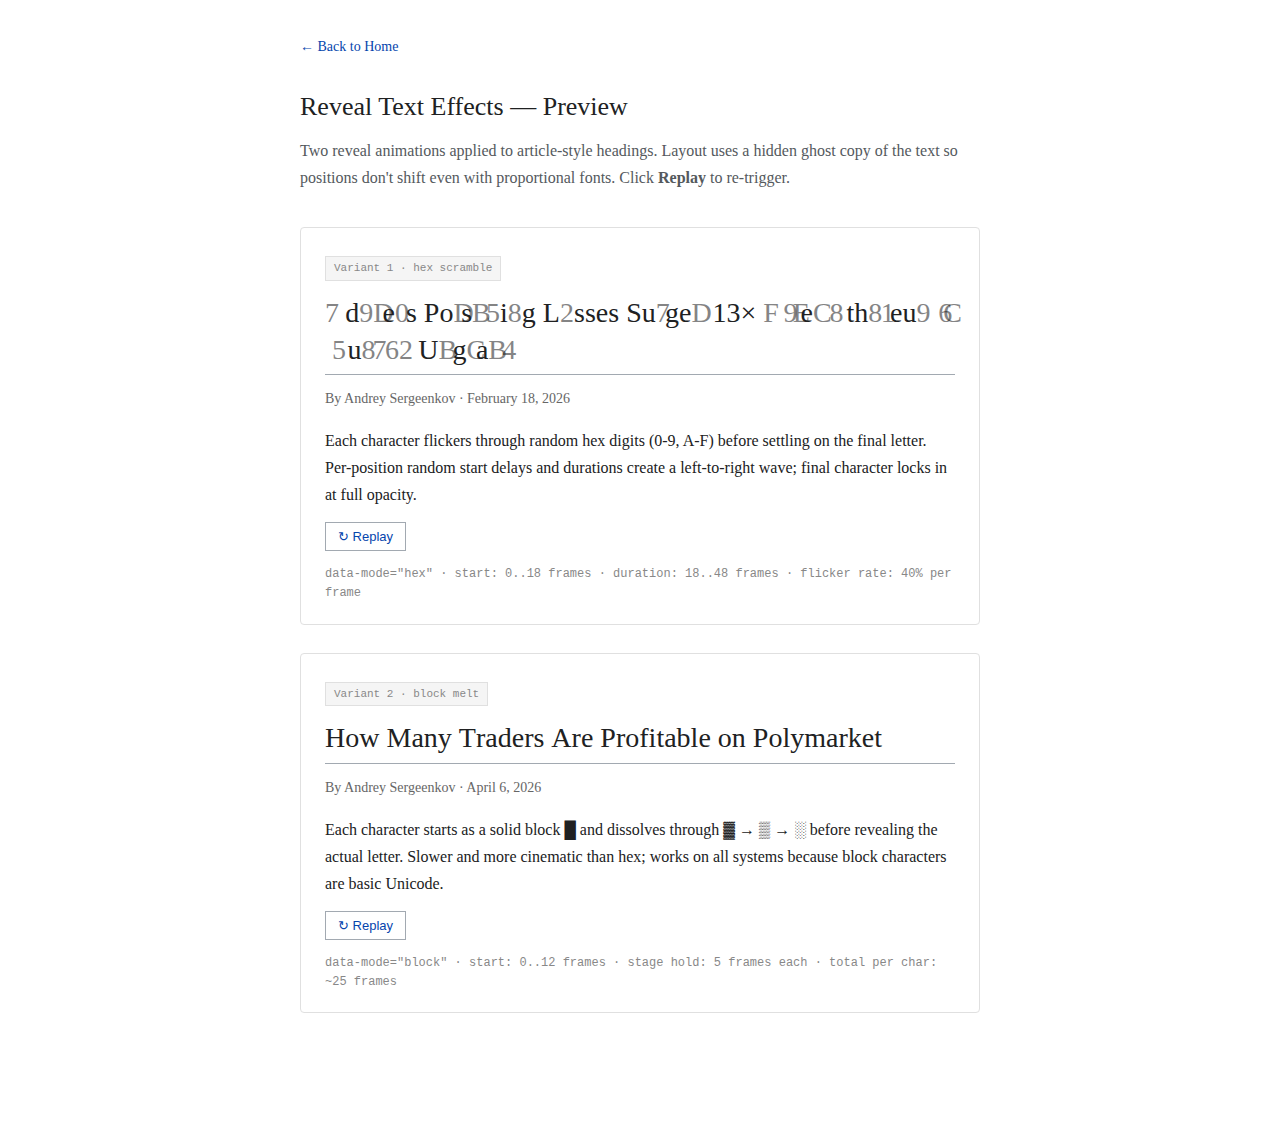
<file: reveal-test/index.html>
<!DOCTYPE html>
<html lang="en">
<head>
    <meta charset="UTF-8">
    <meta name="viewport" content="width=device-width, initial-scale=1.0">
    <meta name="robots" content="noindex,nofollow">
    <title>Reveal Text Effects — Preview</title>
    <link rel="icon" type="image/x-icon" href="../favicon.ico">
    <style>
        * { box-sizing: border-box; }
        body {
            font-family: 'Linux Libertine', Georgia, 'Times New Roman', serif;
            font-size: 17px;
            line-height: 1.7;
            color: #202122;
            max-width: 720px;
            margin: 0 auto;
            padding: 32px 20px 80px;
            background: #fff;
        }
        .top-nav { margin-bottom: 24px; }
        .top-nav a { color: #0645ad; text-decoration: none; font-size: 14px; }
        .top-nav a:hover { text-decoration: underline; }
        .page-title { font-size: 26px; margin: 0 0 8px; font-weight: 400; }
        .lead { color: #54595d; margin: 0 0 36px; font-size: 16px; }

        .demo {
            border: 1px solid #e0e0e0;
            border-radius: 4px;
            padding: 24px 24px 20px;
            margin: 0 0 28px;
            background: #fff;
        }
        .demo-tag {
            display: inline-block;
            font-family: ui-monospace, SFMono-Regular, Menlo, Consolas, monospace;
            font-size: 11px;
            color: #888;
            background: #f5f5f5;
            border: 1px solid #e0e0e0;
            padding: 2px 8px;
            margin-bottom: 14px;
        }
        .demo h1.reveal {
            font-size: 28px;
            font-weight: 400;
            line-height: 1.3;
            margin: 0 0 12px;
            font-family: 'Linux Libertine', Georgia, serif;
            border-bottom: 1px solid #a2a9b1;
            padding-bottom: 6px;
        }
        .demo .article-meta {
            color: #666;
            font-size: 14px;
            margin-bottom: 16px;
        }
        .demo p { margin: 0 0 14px; font-size: 16px; }
        .replay {
            display: inline-block;
            padding: 6px 12px;
            background: #fff;
            border: 1px solid #a2a9b1;
            color: #0645ad;
            font-size: 13px;
            cursor: pointer;
            font-family: sans-serif;
        }
        .replay:hover { background: #eaecf0; }
        .notes {
            margin-top: 14px;
            font-family: ui-monospace, SFMono-Regular, Menlo, Consolas, monospace;
            font-size: 12px;
            color: #888;
            line-height: 1.6;
        }

        /* ---- reveal effect ---- */
        .reveal .rv-ch    { position: relative; display: inline-block; white-space: pre; }
        .reveal .rv-ghost { visibility: hidden; }
        .reveal .rv-real  { position: absolute; left: 0; top: 0; width: 100%; }
        .reveal .rv-real.dim { opacity: 0.55; }
    </style>
</head>
<body>
    <div class="top-nav"><a href="../">&larr; Back to Home</a></div>
    <h1 class="page-title">Reveal Text Effects — Preview</h1>
    <p class="lead">Two reveal animations applied to article-style headings. Layout uses a hidden ghost copy of the text so positions don't shift even with proportional fonts. Click <strong>Replay</strong> to re-trigger.</p>

    <section class="demo">
        <span class="demo-tag">Variant 1 · hex scramble</span>
        <h1 class="reveal" data-mode="hex" data-text="Address Poisoning Losses Surged 13× After Ethereum's Fusaka Upgrade">Address Poisoning Losses Surged 13× After Ethereum's Fusaka Upgrade</h1>
        <div class="article-meta">By Andrey Sergeenkov &middot; February 18, 2026</div>
        <p>Each character flickers through random hex digits (0-9, A-F) before settling on the final letter. Per-position random start delays and durations create a left-to-right wave; final character locks in at full opacity.</p>
        <button class="replay">↻ Replay</button>
        <div class="notes">data-mode="hex"  ·  start: 0..18 frames  ·  duration: 18..48 frames  ·  flicker rate: 40% per frame</div>
    </section>

    <section class="demo">
        <span class="demo-tag">Variant 2 · block melt</span>
        <h1 class="reveal" data-mode="block" data-text="How Many Traders Are Profitable on Polymarket">How Many Traders Are Profitable on Polymarket</h1>
        <div class="article-meta">By Andrey Sergeenkov &middot; April 6, 2026</div>
        <p>Each character starts as a solid block █ and dissolves through ▓ → ▒ → ░ before revealing the actual letter. Slower and more cinematic than hex; works on all systems because block characters are basic Unicode.</p>
        <button class="replay">↻ Replay</button>
        <div class="notes">data-mode="block"  ·  start: 0..12 frames  ·  stage hold: 5 frames each  ·  total per char: ~25 frames</div>
    </section>

    <script>
    (function () {
        var HEX = '0123456789ABCDEF';
        var STAGES = ['█', '▓', '▒', '░'];

        function buildElement(target, el) {
            el.textContent = '';
            var nodes = [];
            for (var i = 0; i < target.length; i++) {
                var wrap = document.createElement('span');
                wrap.className = 'rv-ch';
                var ghost = document.createElement('span');
                ghost.className = 'rv-ghost';
                ghost.textContent = target[i] === ' ' ? ' ' : target[i];
                var real = document.createElement('span');
                real.className = 'rv-real';
                real.textContent = target[i] === ' ' ? ' ' : '';
                wrap.appendChild(ghost);
                wrap.appendChild(real);
                el.appendChild(wrap);
                nodes.push({ to: target[i], real: real, space: target[i] === ' ' });
            }
            return nodes;
        }

        function reduced() {
            return window.matchMedia && window.matchMedia('(prefers-reduced-motion: reduce)').matches;
        }

        function revealHex(el) {
            var target = el.dataset.text || el.textContent;
            var nodes = buildElement(target, el);
            if (reduced()) { nodes.forEach(function (n) { n.real.textContent = n.to; }); return; }

            var queue = nodes.map(function (n) {
                var start = Math.floor(Math.random() * 18);
                var end = start + 18 + Math.floor(Math.random() * 30);
                return { node: n, start: start, end: end, cur: '' };
            });

            var frame = 0;
            (function tick() {
                var done = 0;
                queue.forEach(function (q) {
                    var n = q.node;
                    if (n.space) { done++; return; }
                    if (frame >= q.end) {
                        if (n.real.textContent !== n.to) {
                            n.real.textContent = n.to;
                            n.real.classList.remove('dim');
                        }
                        done++;
                        return;
                    }
                    if (frame >= q.start && (!q.cur || Math.random() < 0.4)) {
                        q.cur = HEX[Math.floor(Math.random() * HEX.length)];
                        n.real.textContent = q.cur;
                        n.real.classList.add('dim');
                    }
                });
                if (done < queue.length) { frame++; requestAnimationFrame(tick); }
            })();
        }

        function revealBlock(el) {
            var target = el.dataset.text || el.textContent;
            var nodes = buildElement(target, el);
            if (reduced()) { nodes.forEach(function (n) { n.real.textContent = n.to; }); return; }

            var queue = nodes.map(function (n) {
                return { node: n, start: Math.floor(Math.random() * 12), stage: 0, lastChange: -99 };
            });

            var frame = 0;
            (function tick() {
                var done = 0;
                queue.forEach(function (q) {
                    var n = q.node;
                    if (n.space) { done++; return; }
                    if (q.stage > STAGES.length) { done++; return; }

                    if (frame < q.start) {
                        if (n.real.textContent !== '█') {
                            n.real.textContent = '█';
                            n.real.style.opacity = '0.8';
                        }
                        return;
                    }
                    if (frame - q.lastChange > 5) { q.stage++; q.lastChange = frame; }
                    if (q.stage > STAGES.length) {
                        n.real.textContent = n.to;
                        n.real.style.opacity = '1';
                        done++;
                        return;
                    }
                    n.real.textContent = STAGES[q.stage - 1];
                    n.real.style.opacity = String(0.85 - q.stage * 0.15);
                });
                if (done < queue.length) { frame++; requestAnimationFrame(tick); }
            })();
        }

        function runMode(el) {
            var mode = el.dataset.mode;
            if (mode === 'hex') revealHex(el);
            else if (mode === 'block') revealBlock(el);
        }

        function init() {
            document.querySelectorAll('.reveal').forEach(runMode);
            document.querySelectorAll('.replay').forEach(function (btn) {
                btn.addEventListener('click', function () {
                    var section = btn.closest('.demo');
                    var target = section.querySelector('.reveal');
                    // restore raw text so buildElement can rebuild from a clean tree
                    target.textContent = target.dataset.text;
                    requestAnimationFrame(function () { runMode(target); });
                });
            });
        }

        if (document.readyState === 'loading') document.addEventListener('DOMContentLoaded', init);
        else init();
    })();
    </script>
</body>
</html>
</file>
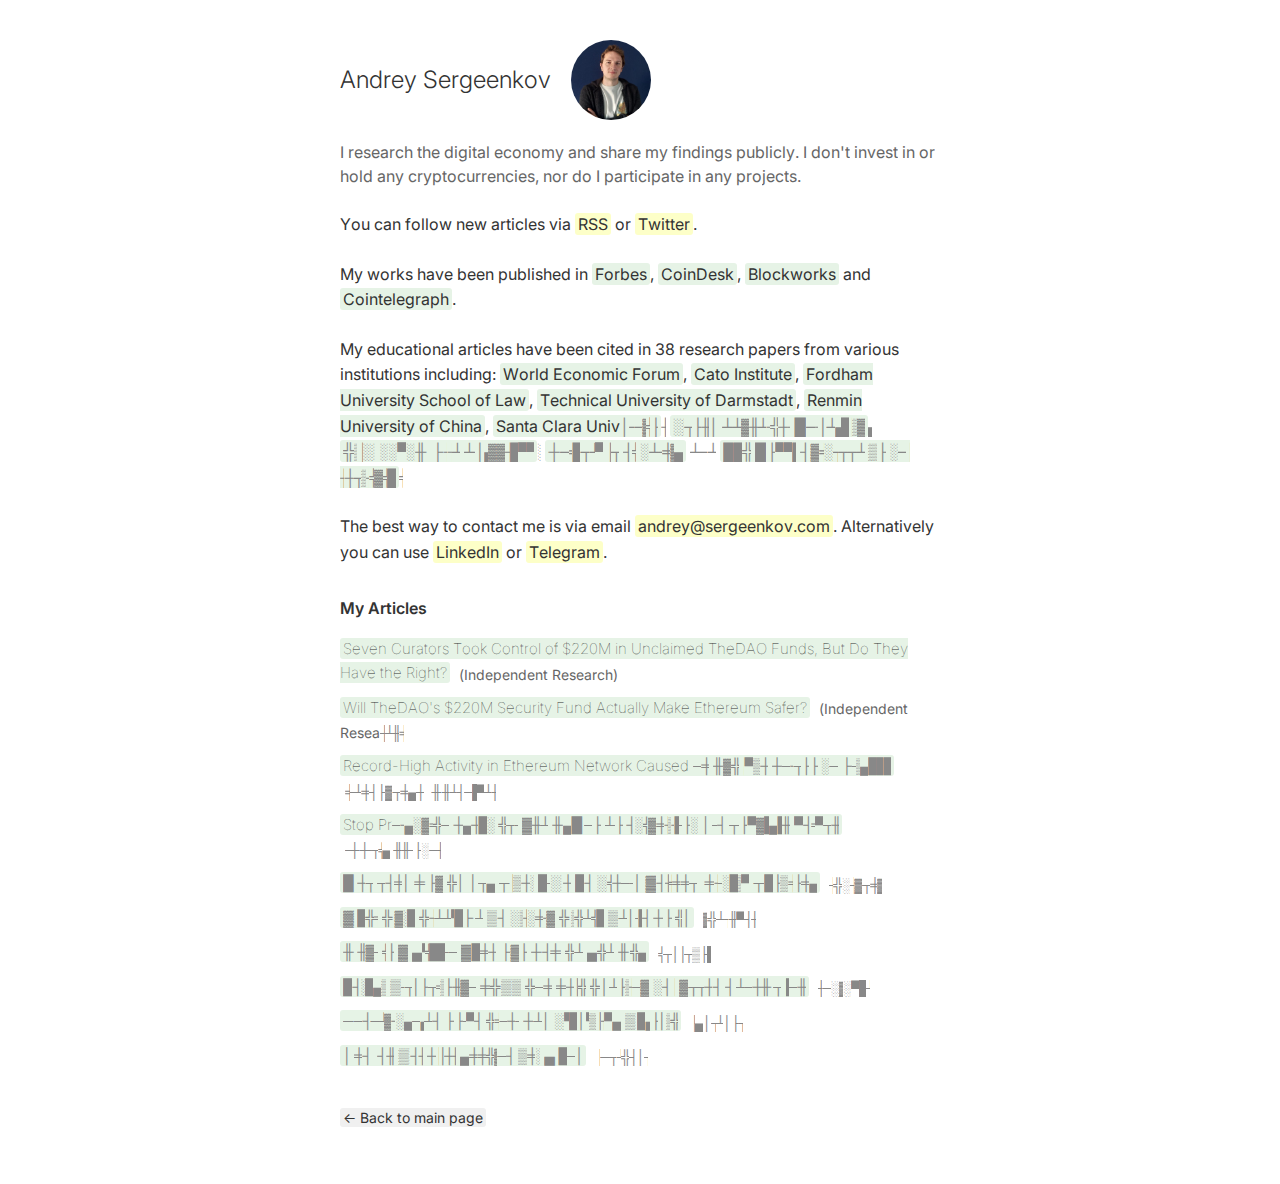
<file: test-animation/index.html>
<!DOCTYPE html>
<html lang="en">
<head>
    <meta charset="UTF-8">
    <meta name="viewport" content="width=device-width, initial-scale=1.0">
    <title>Text Reveal Test - Andrey Sergeenkov</title>
    <link rel="icon" type="image/x-icon" href="../favicon.ico">
    <style>
        @import url('https://fonts.googleapis.com/css2?family=Inter:wght@400;500;600&display=swap');

        body {
            font-family: 'Inter', sans-serif;
            line-height: 1.5;
            color: #333;
            max-width: 600px;
            margin: 0 auto;
            padding: 40px 20px;
        }

        .header {
            display: flex;
            align-items: center;
            margin-bottom: 20px;
        }

        h1 {
            font-size: 24px;
            font-weight: 300;
            margin: 0;
            margin-right: 10px;
        }

        h2 {
            font-size: 16px;
            font-weight: 600;
            margin-top: 30px;
            margin-bottom: 15px;
        }

        .profile-photo {
            width: 80px;
            height: 80px;
            border-radius: 50%;
            object-fit: cover;
            vertical-align: middle;
            margin-left: 10px;
        }

        p {
            margin-bottom: 16px;
        }

        a {
            color: #333;
            text-decoration: none;
            background-color: #e6f3e6;
            padding: 1px 3px;
            border-radius: 3px;
            transition: background-color 0.2s ease;
        }

        a:hover {
            background-color: #c8e6c8;
        }

        .job-title {
            color: #666;
            font-weight: 400;
            margin-bottom: 24px;
        }

        .current-work {
            line-height: 1.6;
            margin-bottom: 24px;
        }

        .link-highlight a {
            background-color: #fdffc8;
        }

        .article-list {
            list-style-type: none;
            padding-left: 0;
        }

        .article-list li {
            margin-bottom: 10px;
        }

        .article-list a {
            font-weight: 100;
            font-size: 15px;
            background-color: #e6f3e6;
        }

        .article-list a:hover {
            filter: brightness(0.95);
            text-decoration: underline;
        }

        .publication-name {
            font-size: 14px;
            color: #666;
            margin-left: 5px;
        }

        /* ASCII decode animation */
        .decode-char {
            display: inline-block;
            overflow: hidden;
            vertical-align: bottom;
        }

        .decode-char.scrambled {
            color: #888;
        }

        .decode-char.revealed {
            color: inherit;
        }

        .back-link {
            margin-top: 40px;
            font-size: 14px;
        }

        .back-link a {
            background-color: #f0f0f0;
        }
    </style>
</head>
<body>
    <div class="container">
        <main>
            <div class="header">
                <h1 data-decode>Andrey Sergeenkov</h1>
                <img src='../500.jpg' alt='Andrey Sergeenkov' class='profile-photo'>
            </div>
            <p class="job-title" data-decode>I research the digital economy and share my findings publicly. I don't invest in or hold any cryptocurrencies, nor do I participate in any projects.</p>
            <p class="current-work link-highlight" data-decode>You can follow new articles via <a href="/feed.xml">RSS</a> or <a href="https://x.com/Nikopolos">Twitter</a>.</p>
            <p class="current-work" data-decode>My works have been published in <a href="https://www.forbes.com/sites/andreysergeenkov/">Forbes</a>, <a href="https://www.coindesk.com/author/andrey-sergeenkov/">CoinDesk</a>, <a href="https://blockworks.co/author/andrey-sergeenkov">Blockworks</a> and <a href="https://cointelegraph.com/authors/andrey-sergeenkov">Cointelegraph</a>.</p>
            <p class="current-work" data-decode>My educational articles have been cited in 38 research papers from various institutions including: <a href="https://www3.weforum.org/docs/WEF_Decentralized_Autonomous_Organizations_Beyond_the_Hype_2022.pdf">World Economic Forum</a>, <a href="https://www.cato.org/sites/cato.org/files/2023-03/policy-analysis-941-updated.pdf">Cato Institute</a>, <a href="https://heinonline.org/HOL/LandingPage?handle=hein.journals/fjcf27&div=22&id=&page=">Fordham University School of Law</a>, <a href="https://arxiv.org/abs/2210.07110">Technical University of Darmstadt</a>, <a href="https://link.springer.com/article/10.1007/s12083-024-01762-3">Renmin University of China</a>, <a href="https://link.springer.com/chapter/10.1007/978-3-031-56125-2_14">Santa Clara University</a>, <a href="https://dspace.cvut.cz/handle/10467/102218">Czech Technical University</a>, <a href="https://link.springer.com/chapter/10.1007/978-981-97-3970-7_4">Birmingham City University</a>, <a href="https://dspace.lu.lv/dspace/handle/7/61014">University of Latvia</a> and <a href="https://opus4.kobv.de/opus4-hof/frontdoor/index/index/docId/129">The Royal Anthropological Institute</a>.</p>
            <p class="current-work link-highlight" data-decode>
            The best way to contact me is via email <a href="mailto:andrey@sergeenkov.com">andrey@sergeenkov.com</a>. Alternatively you can use <a href="https://www.linkedin.com/in/sergeenkov/">LinkedIn</a> or <a href="https://t.me/Nikopolos">Telegram</a>.
            </p>

            <h2 data-decode>My Articles</h2>
<ul class="article-list">
    <li data-decode><a href="/thedao-curators-220m-hack-victims/">Seven Curators Took Control of $220M in Unclaimed TheDAO Funds, But Do They Have the Right?</a> <span class="publication-name">(Independent Research)</span></li>
    <li data-decode><a href="/will-thedao-money-improve-ethereum-security/">Will TheDAO's $220M Security Fund Actually Make Ethereum Safer?</a> <span class="publication-name">(Independent Research)</span></li>
    <li data-decode><a href="/record-high-activity-ethereum-2026/">Record-High Activity in Ethereum Network Caused by Address Poisoning Attacks</a> <span class="publication-name">(Independent Research)</span></li>
    <li data-decode><a href="https://cointelegraph.com/news/technical-and-human-vulnerabilities">Stop Pretending Technical And Human Vulnerabilities Are Separate Things</a> <span class="publication-name">(Cointelegraph)</span></li>
    <li data-decode><a href="https://www.forbes.com/sites/digital-assets/2024/12/17/why-2025-may-be-the-right-time-to-create-national-bitcoin-reserves/">Why 2025 May Be The Right Time To Create National Bitcoin Reserves</a> <span class="publication-name">(Forbes)</span></li>
    <li data-decode><a href="https://www.forbes.com/sites/digital-assets/2024/12/05/what-math-problems-do-bitcoin-miners-really-solve/">What Math Problems Do Bitcoin Miners Really Solve</a> <span class="publication-name">(Forbes)</span></li>
    <li data-decode><a href="https://www.forbes.com/sites/digital-assets/2024/12/04/what-is-a-bitcoin-node-and-how-to-run-one/">What Is A Bitcoin Node And How To Run One</a> <span class="publication-name">(Forbes)</span></li>
    <li data-decode><a href="https://www.forbes.com/sites/digital-assets/2024/11/28/tether-discontinues-eurt-sets-deadline-for-token-redemption/">Tether Discontinues EURT And Sets Deadline For Token Redemption</a> <span class="publication-name">(Forbes)</span></li>
    <li data-decode><a href="https://www.forbes.com/sites/digital-assets/2024/11/27/understanding-polymarket-and-prediction-markets/">Understanding Polymarket And Prediction Markets</a> <span class="publication-name">(Forbes)</span></li>
    <li data-decode><a href="https://www.forbes.com/sites/digital-assets/2024/11/26/how-to-get-first-funding-for-web3/">How To Get First Funding For Web3</a> <span class="publication-name">(Forbes)</span></li>
</ul>

            <p class="back-link"><a href="/">&larr; Back to main page</a></p>
        </main>
    </div>

    <script>
    (function() {
        const ASCII_CHARS = '░▒▓█▄▀╬│╪╫┼┤├┬┴─';
        const DECODE_SPEED = 12;       // ms between each batch reveal
        const BATCH_SIZE = 6;          // chars revealed per tick
        const SCRAMBLE_INTERVAL = 40;  // ms between scramble updates
        const STAGGER_DELAY = 80;      // ms delay between blocks

        // Hidden canvas for measuring character widths
        const canvas = document.createElement('canvas');
        const ctx = canvas.getContext('2d');

        function randomAscii() {
            return ASCII_CHARS[Math.floor(Math.random() * ASCII_CHARS.length)];
        }

        function getCharWidth(char, el) {
            const style = window.getComputedStyle(el);
            ctx.font = style.fontWeight + ' ' + style.fontSize + ' ' + style.fontFamily;
            return ctx.measureText(char).width;
        }

        function prepareBlock(block) {
            const walker = document.createTreeWalker(block, NodeFilter.SHOW_TEXT, null);
            const textNodes = [];
            while (walker.nextNode()) {
                textNodes.push(walker.currentNode);
            }

            const chars = [];

            textNodes.forEach(node => {
                const parent = node.parentNode;
                const text = node.textContent;
                const fragment = document.createDocumentFragment();
                let wordWrap = null;

                for (let i = 0; i < text.length; i++) {
                    const ch = text[i];

                    if (ch === ' ' || ch === '\n' || ch === '\t' || ch === '\r') {
                        wordWrap = null;
                        fragment.appendChild(document.createTextNode(ch));
                        continue;
                    }

                    if (!wordWrap) {
                        wordWrap = document.createElement('span');
                        wordWrap.style.whiteSpace = 'nowrap';
                        fragment.appendChild(wordWrap);
                    }

                    const span = document.createElement('span');
                    span.className = 'decode-char scrambled';
                    span.dataset.original = ch;

                    const w = getCharWidth(ch, parent);
                    span.style.width = w + 'px';

                    span.textContent = randomAscii();
                    chars.push(span);
                    wordWrap.appendChild(span);
                }

                parent.replaceChild(fragment, node);
            });

            return chars;
        }

        function scrambleChars(chars) {
            return setInterval(() => {
                for (let i = 0; i < chars.length; i++) {
                    if (chars[i].classList.contains('scrambled')) {
                        chars[i].textContent = randomAscii();
                    }
                }
            }, SCRAMBLE_INTERVAL);
        }

        function revealChars(chars, onComplete) {
            let index = 0;
            const scrambleId = scrambleChars(chars);

            const interval = setInterval(() => {
                for (let b = 0; b < BATCH_SIZE && index < chars.length; b++) {
                    const span = chars[index];
                    span.textContent = span.dataset.original;
                    span.classList.remove('scrambled');
                    span.classList.add('revealed');
                    span.style.width = '';  // release fixed width after reveal
                    index++;
                }

                if (index >= chars.length) {
                    clearInterval(interval);
                    clearInterval(scrambleId);
                    if (onComplete) onComplete();
                }
            }, DECODE_SPEED);
        }

        // Set up all blocks
        const blocks = document.querySelectorAll('[data-decode]');
        const blockData = [];

        blocks.forEach(block => {
            const chars = prepareBlock(block);
            blockData.push({ block, chars, revealed: false });
        });

        // Use Intersection Observer to trigger decode on scroll
        const observer = new IntersectionObserver((entries) => {
            entries.forEach(entry => {
                if (entry.isIntersecting) {
                    const data = blockData.find(d => d.block === entry.target);
                    if (data && !data.revealed) {
                        data.revealed = true;
                        observer.unobserve(entry.target);

                        // Find visible blocks that just appeared and stagger them
                        const idx = blockData.filter(d => d.revealed).length - 1;
                        setTimeout(() => {
                            revealChars(data.chars);
                        }, idx * STAGGER_DELAY);
                    }
                }
            });
        }, { threshold: 0.1 });

        blockData.forEach(data => {
            observer.observe(data.block);
        });
    })();
    </script>
</body>
</html>
</file>
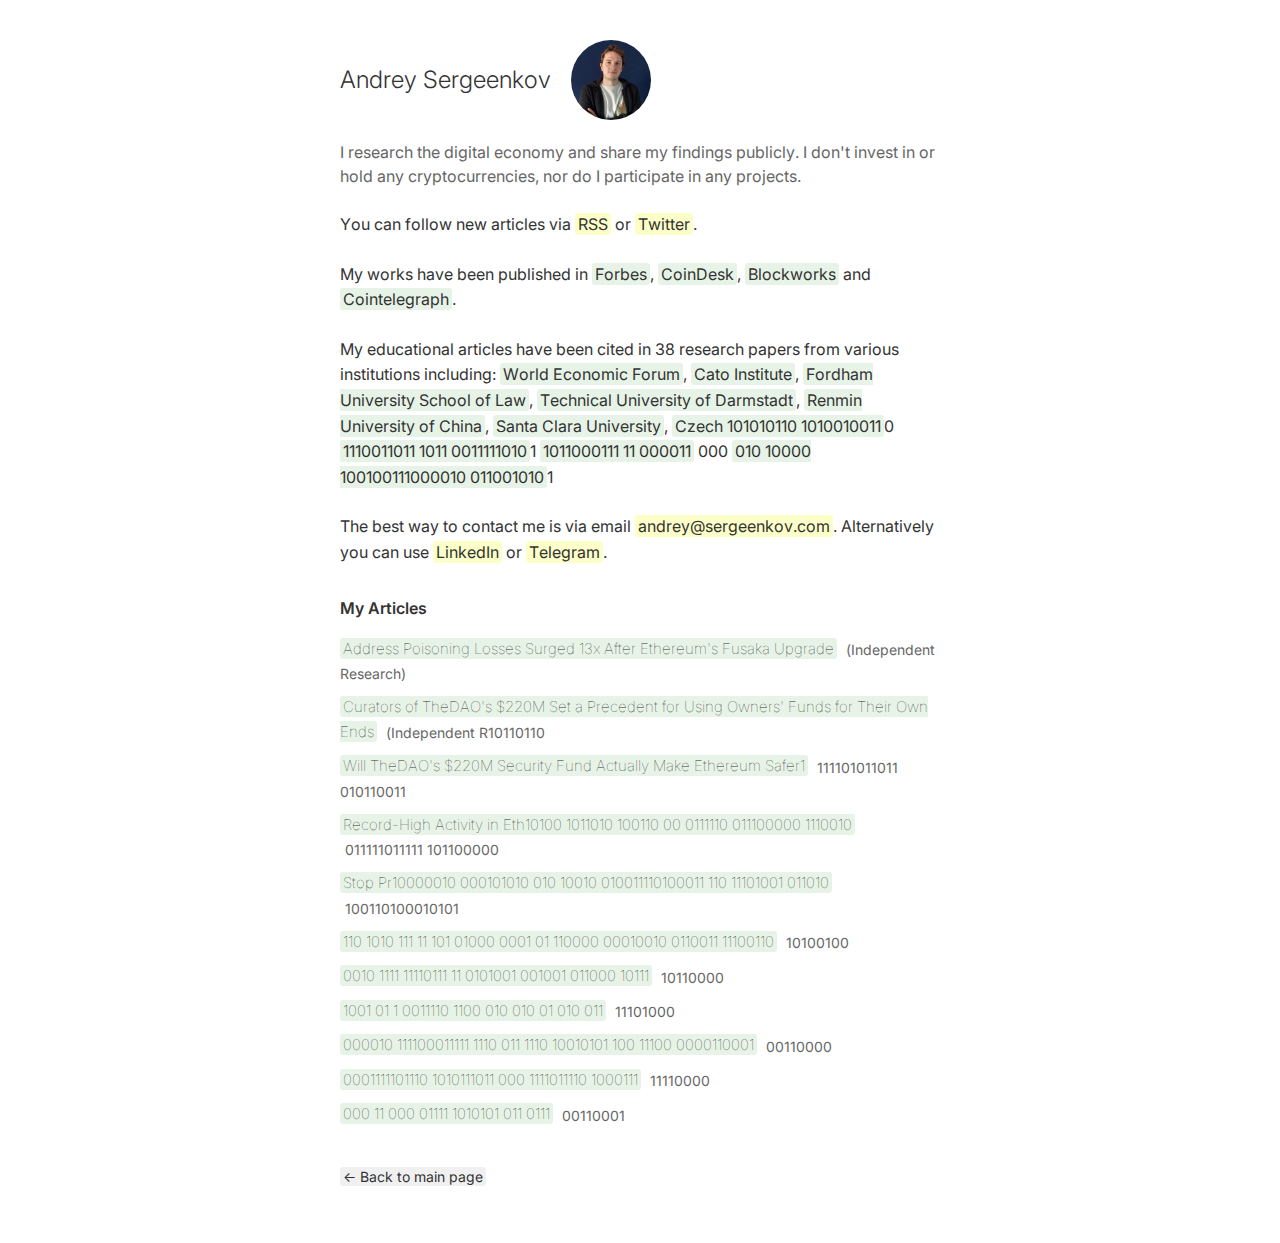
<file: test-binary/index.html>
<!DOCTYPE html>
<html lang="en">
<head>
    <meta charset="UTF-8">
    <meta name="viewport" content="width=device-width, initial-scale=1.0">
    <title>Binary Reveal Test - Andrey Sergeenkov</title>
    <link rel="icon" type="image/x-icon" href="../favicon.ico">
    <style>
        @import url('https://fonts.googleapis.com/css2?family=Inter:wght@400;500;600&display=swap');

        body {
            font-family: 'Inter', sans-serif;
            line-height: 1.5;
            color: #333;
            max-width: 600px;
            margin: 0 auto;
            padding: 40px 20px;
        }

        .header {
            display: flex;
            align-items: center;
            margin-bottom: 20px;
        }

        h1 {
            font-size: 24px;
            font-weight: 300;
            margin: 0;
            margin-right: 10px;
        }

        h2 {
            font-size: 16px;
            font-weight: 600;
            margin-top: 30px;
            margin-bottom: 15px;
        }

        .profile-photo {
            width: 80px;
            height: 80px;
            border-radius: 50%;
            object-fit: cover;
            vertical-align: middle;
            margin-left: 10px;
        }

        p {
            margin-bottom: 16px;
        }

        a {
            color: #333;
            text-decoration: none;
            background-color: #e6f3e6;
            padding: 1px 3px;
            border-radius: 3px;
            transition: background-color 0.2s ease;
        }

        a:hover {
            background-color: #c8e6c8;
        }

        .job-title {
            color: #666;
            font-weight: 400;
            margin-bottom: 24px;
        }

        .current-work {
            line-height: 1.6;
            margin-bottom: 24px;
        }

        .link-highlight a {
            background-color: #fdffc8;
        }

        .article-list {
            list-style-type: none;
            padding-left: 0;
        }

        .article-list li {
            margin-bottom: 10px;
        }

        .article-list a {
            font-weight: 100;
            font-size: 15px;
            background-color: #e6f3e6;
        }

        .article-list a:hover {
            filter: brightness(0.95);
        }

        .publication-name {
            font-size: 14px;
            color: #666;
            margin-left: 5px;
        }

        /* Binary decode animation */
        .decode-char {
            display: inline-block;
            overflow: hidden;
            vertical-align: bottom;
            font-family: 'Inter', sans-serif;
        }

        .decode-char.scrambled {
            color: inherit;
        }

        .decode-char.revealed {
            color: inherit;
        }

        .back-link {
            margin-top: 40px;
            font-size: 14px;
        }

        .back-link a {
            background-color: #f0f0f0;
        }
    </style>
</head>
<body>
    <div class="container">
        <main>
            <div class="header">
                <h1 data-decode>Andrey Sergeenkov</h1>
                <img src='../500.jpg' alt='Andrey Sergeenkov' class='profile-photo'>
            </div>
            <p class="job-title" data-decode>I research the digital economy and share my findings publicly. I don't invest in or hold any cryptocurrencies, nor do I participate in any projects.</p>
            <p class="current-work link-highlight" data-decode>You can follow new articles via <a href="/feed.xml">RSS</a> or <a href="https://x.com/Nikopolos">Twitter</a>.</p>
            <p class="current-work" data-decode>My works have been published in <a href="https://www.forbes.com/sites/andreysergeenkov/">Forbes</a>, <a href="https://www.coindesk.com/author/andrey-sergeenkov/">CoinDesk</a>, <a href="https://blockworks.co/author/andrey-sergeenkov">Blockworks</a> and <a href="https://cointelegraph.com/authors/andrey-sergeenkov">Cointelegraph</a>.</p>
            <p class="current-work" data-decode>My educational articles have been cited in 38 research papers from various institutions including: <a href="https://www3.weforum.org/docs/WEF_Decentralized_Autonomous_Organizations_Beyond_the_Hype_2022.pdf">World Economic Forum</a>, <a href="https://www.cato.org/sites/cato.org/files/2023-03/policy-analysis-941-updated.pdf">Cato Institute</a>, <a href="https://heinonline.org/HOL/LandingPage?handle=hein.journals/fjcf27&div=22&id=&page=">Fordham University School of Law</a>, <a href="https://arxiv.org/abs/2210.07110">Technical University of Darmstadt</a>, <a href="https://link.springer.com/article/10.1007/s12083-024-01762-3">Renmin University of China</a>, <a href="https://link.springer.com/chapter/10.1007/978-3-031-56125-2_14">Santa Clara University</a>, <a href="https://dspace.cvut.cz/handle/10467/102218">Czech Technical University</a>, <a href="https://link.springer.com/chapter/10.1007/978-981-97-3970-7_4">Birmingham City University</a>, <a href="https://dspace.lu.lv/dspace/handle/7/61014">University of Latvia</a> and <a href="https://opus4.kobv.de/opus4-hof/frontdoor/index/index/docId/129">The Royal Anthropological Institute</a>.</p>
            <p class="current-work link-highlight" data-decode>
            The best way to contact me is via email <a href="mailto:andrey@sergeenkov.com">andrey@sergeenkov.com</a>. Alternatively you can use <a href="https://www.linkedin.com/in/sergeenkov/">LinkedIn</a> or <a href="https://t.me/Nikopolos">Telegram</a>.
            </p>

            <h2 data-decode>My Articles</h2>
<ul class="article-list">
    <li data-decode><a href="/fusaka-poison-attacks-ethereum/">Address Poisoning Losses Surged 13x After Ethereum's Fusaka Upgrade</a> <span class="publication-name">(Independent Research)</span></li>
    <li data-decode><a href="/thedao-curators-220m-hack-victims/">Curators of TheDAO's $220M Set a Precedent for Using Owners' Funds for Their Own Ends</a> <span class="publication-name">(Independent Research)</span></li>
    <li data-decode><a href="/will-thedao-money-improve-ethereum-security/">Will TheDAO's $220M Security Fund Actually Make Ethereum Safer?</a> <span class="publication-name">(Independent Research)</span></li>
    <li data-decode><a href="/record-high-activity-ethereum-2026/">Record-High Activity in Ethereum Network Caused by Address Poisoning Attacks</a> <span class="publication-name">(Independent Research)</span></li>
    <li data-decode><a href="https://cointelegraph.com/news/technical-and-human-vulnerabilities">Stop Pretending Technical And Human Vulnerabilities Are Separate Things</a> <span class="publication-name">(Cointelegraph)</span></li>
    <li data-decode><a href="https://www.forbes.com/sites/digital-assets/2024/12/17/why-2025-may-be-the-right-time-to-create-national-bitcoin-reserves/">Why 2025 May Be The Right Time To Create National Bitcoin Reserves</a> <span class="publication-name">(Forbes)</span></li>
    <li data-decode><a href="https://www.forbes.com/sites/digital-assets/2024/12/05/what-math-problems-do-bitcoin-miners-really-solve/">What Math Problems Do Bitcoin Miners Really Solve</a> <span class="publication-name">(Forbes)</span></li>
    <li data-decode><a href="https://www.forbes.com/sites/digital-assets/2024/12/04/what-is-a-bitcoin-node-and-how-to-run-one/">What Is A Bitcoin Node And How To Run One</a> <span class="publication-name">(Forbes)</span></li>
    <li data-decode><a href="https://www.forbes.com/sites/digital-assets/2024/11/28/tether-discontinues-eurt-sets-deadline-for-token-redemption/">Tether Discontinues EURT And Sets Deadline For Token Redemption</a> <span class="publication-name">(Forbes)</span></li>
    <li data-decode><a href="https://www.forbes.com/sites/digital-assets/2024/11/27/understanding-polymarket-and-prediction-markets/">Understanding Polymarket And Prediction Markets</a> <span class="publication-name">(Forbes)</span></li>
    <li data-decode><a href="https://www.forbes.com/sites/digital-assets/2024/11/26/how-to-get-first-funding-for-web3/">How To Get First Funding For Web3</a> <span class="publication-name">(Forbes)</span></li>
</ul>

            <p class="back-link"><a href="/">&larr; Back to main page</a></p>
        </main>
    </div>

    <script>
    (function() {
        const DECODE_SPEED = 12;
        const BATCH_SIZE = 6;
        const SCRAMBLE_INTERVAL = 40;
        const STAGGER_DELAY = 80;

        function randomChar() {
            return Math.random() < 0.5 ? '0' : '1';
        }

        function prepareBlock(block) {
            const walker = document.createTreeWalker(block, NodeFilter.SHOW_TEXT, null);
            const textNodes = [];
            while (walker.nextNode()) textNodes.push(walker.currentNode);

            const chars = [];

            textNodes.forEach(node => {
                const parent = node.parentNode;
                const text = node.textContent;
                const fragment = document.createDocumentFragment();
                let wordWrap = null;

                for (let i = 0; i < text.length; i++) {
                    const ch = text[i];

                    if (ch === ' ' || ch === '\n' || ch === '\t' || ch === '\r') {
                        wordWrap = null;
                        fragment.appendChild(document.createTextNode(ch));
                        continue;
                    }

                    if (!wordWrap) {
                        wordWrap = document.createElement('span');
                        wordWrap.style.whiteSpace = 'nowrap';
                        fragment.appendChild(wordWrap);
                    }

                    const span = document.createElement('span');
                    span.className = 'decode-char scrambled';
                    span.dataset.original = ch;

                    span.textContent = randomChar();

                    chars.push(span);
                    wordWrap.appendChild(span);
                }

                parent.replaceChild(fragment, node);
            });

            return chars;
        }

        function scrambleChars(chars) {
            return setInterval(() => {
                for (let i = 0; i < chars.length; i++) {
                    if (chars[i].classList.contains('scrambled')) {
                        chars[i].textContent = randomChar();
                    }
                }
            }, SCRAMBLE_INTERVAL);
        }

        function revealChars(chars, speed, batch) {
            speed = speed || DECODE_SPEED;
            batch = batch || BATCH_SIZE;
            let index = 0;
            const scrambleId = scrambleChars(chars);

            const interval = setInterval(() => {
                for (let b = 0; b < batch && index < chars.length; b++) {
                    const span = chars[index];
                    span.textContent = span.dataset.original;
                    span.classList.remove('scrambled');
                    span.classList.add('revealed');
                    index++;
                }

                if (index >= chars.length) {
                    clearInterval(interval);
                    clearInterval(scrambleId);
                }
            }, speed);
        }

        // Set up all blocks
        const blocks = document.querySelectorAll('[data-decode]');
        const blockData = [];

        blocks.forEach(block => {
            const chars = prepareBlock(block);
            blockData.push({ block, chars, revealed: false });
        });

        // Intersection Observer
        const observer = new IntersectionObserver((entries) => {
            entries.forEach(entry => {
                if (entry.isIntersecting) {
                    const data = blockData.find(d => d.block === entry.target);
                    if (data && !data.revealed) {
                        data.revealed = true;
                        observer.unobserve(entry.target);
                        const idx = blockData.filter(d => d.revealed).length - 1;
                        const isName = data.block.tagName === 'H1';
                        setTimeout(() => revealChars(data.chars, isName ? 30 : null, isName ? 2 : null), idx * STAGGER_DELAY);
                    }
                }
            });
        }, { threshold: 0.1 });

        blockData.forEach(data => observer.observe(data.block));
    })();
    </script>
</body>
</html>
</file>
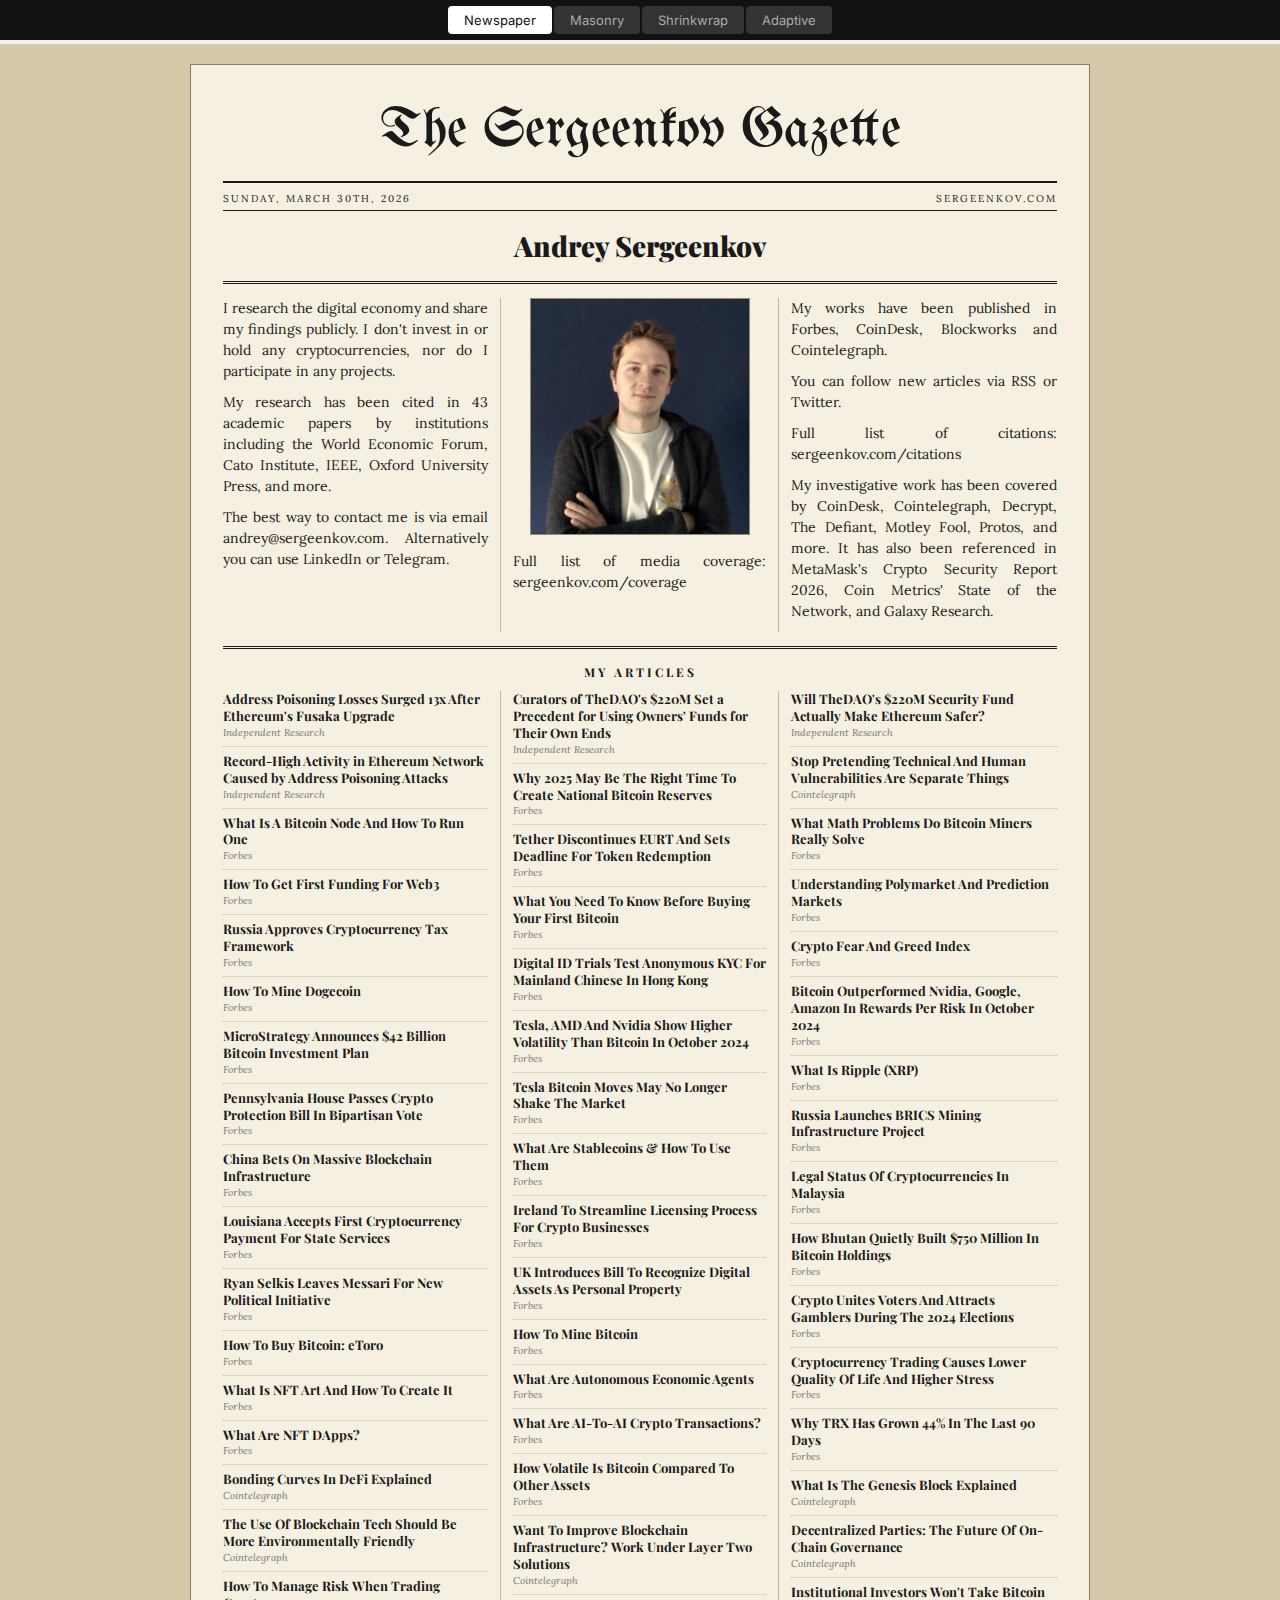
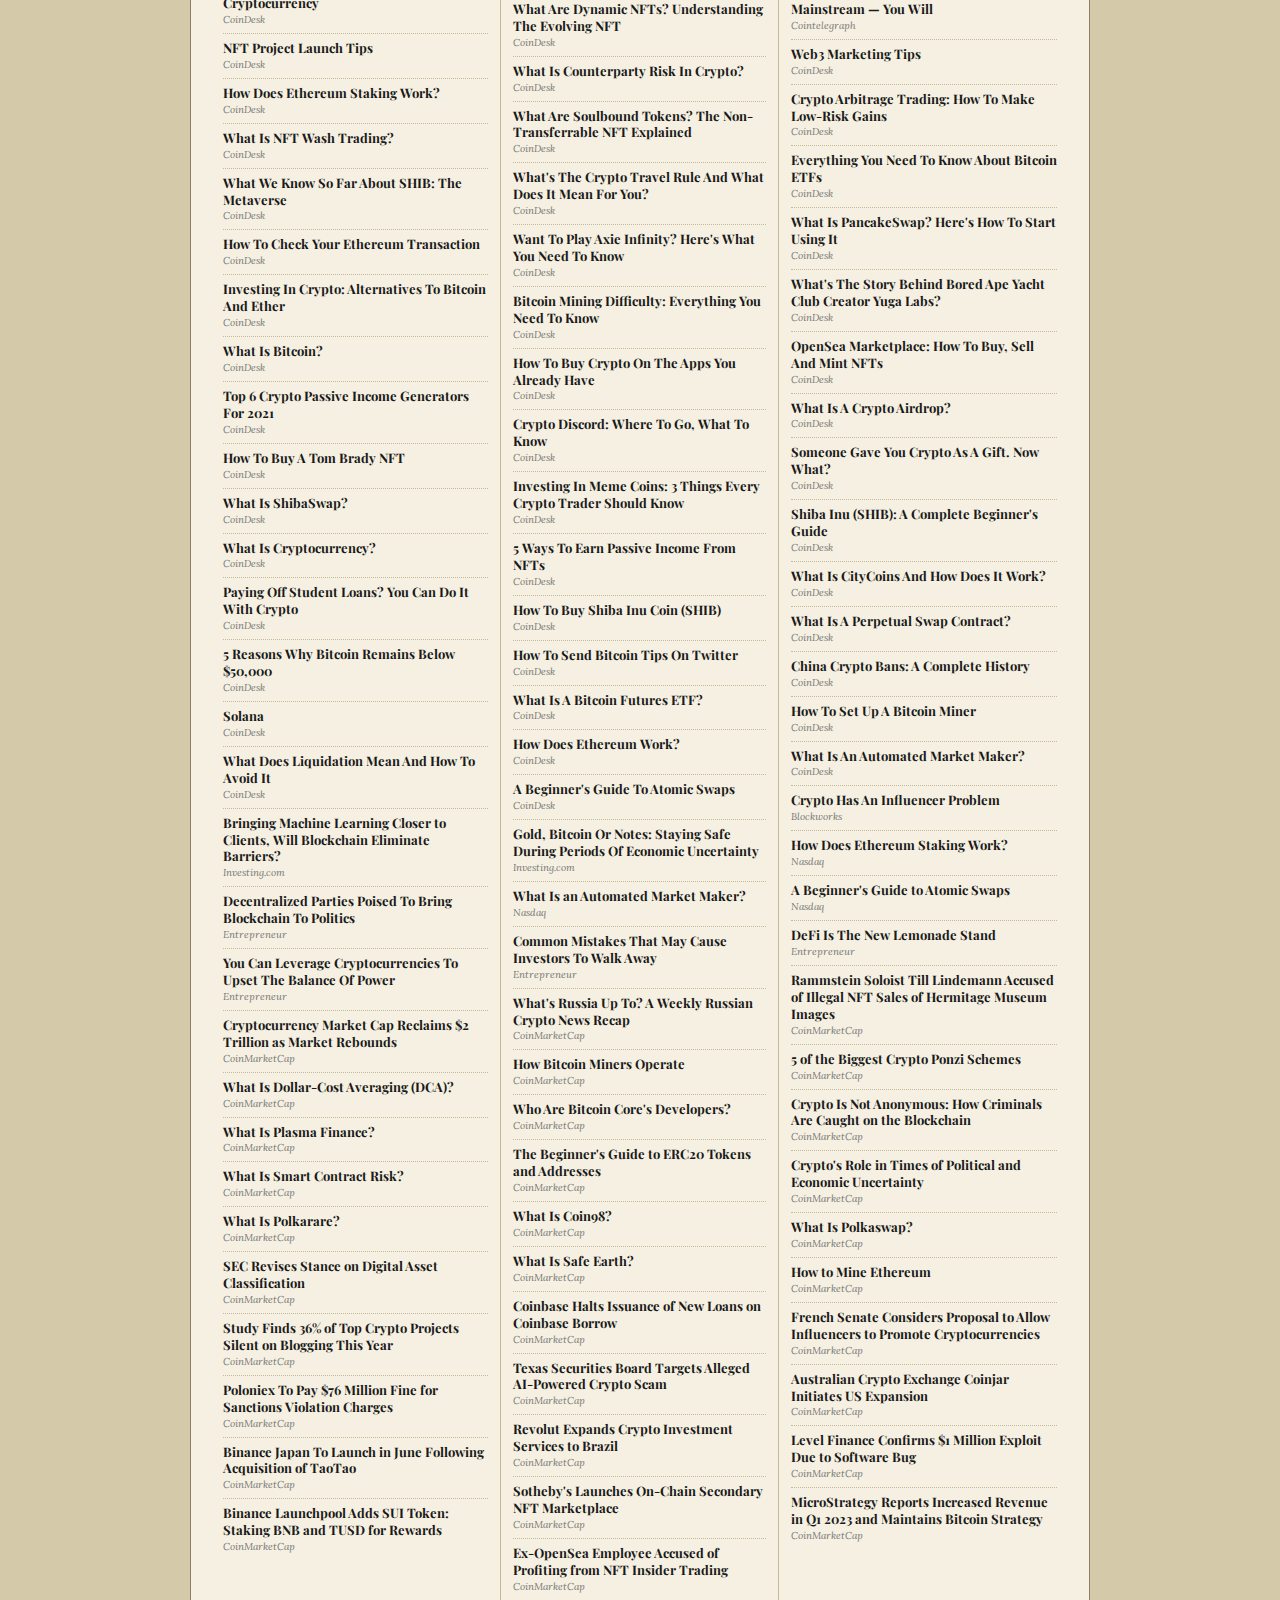
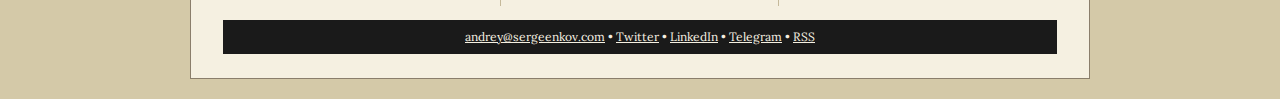
<file: test-newspaper/index.html>
<!DOCTYPE html>
<html lang="en">
<head>
    <meta charset="UTF-8">
    <meta name="viewport" content="width=device-width, initial-scale=1.0">
    <title>Andrey Sergeenkov — Portfolio</title>
    <link rel="icon" type="image/x-icon" href="/favicon.ico">
    <style>
        @import url('https://fonts.googleapis.com/css2?family=UnifrakturMaguntia&family=Playfair+Display:wght@400;700;900&family=Inter:wght@400;500;600&family=Lora:wght@400;700&display=swap');

        * { margin: 0; padding: 0; box-sizing: border-box; }
        body { font-family: 'Inter', sans-serif; color: #1a1a1a; background: #f0f0f0; }

        /* ---- Switcher ---- */
        .switcher {
            position: fixed; top: 0; left: 0; right: 0; z-index: 100;
            background: #111; color: #fff; display: flex; justify-content: center; gap: 2px;
            padding: 6px 12px; font-size: 13px;
        }
        .switcher button {
            background: #333; color: #aaa; border: none; padding: 6px 16px;
            cursor: pointer; font-size: 13px; font-family: inherit; border-radius: 4px;
            transition: all 0.15s;
        }
        .switcher button:hover { background: #444; color: #fff; }
        .switcher button.active { background: #fff; color: #111; }

        .layout-root { padding-top: 44px; }

        /* ---- Shared ---- */
        .hidden { display: none !important; }

        /* ================================================
           VERSION 1: NEWSPAPER
           ================================================ */
        #v-newspaper { font-family: 'Lora', Georgia, serif; background: #d4c9a8; padding: 20px; font-size: 14px; line-height: 1.5; }
        #v-newspaper .wrap { max-width: 900px; margin: 0 auto; background: #f5f0e1; border: 1px solid #8a7e6b; padding: 24px 32px; }
        #v-newspaper .masthead { text-align: center; border-bottom: 2px solid #1a1a1a; padding-bottom: 8px; margin-bottom: 4px; }
        #v-newspaper .masthead h1 { font-family: 'UnifrakturMaguntia', cursive; font-size: 56px; font-weight: 400; }
        #v-newspaper .dateline { display: flex; justify-content: space-between; font-size: 10px; letter-spacing: 2px; text-transform: uppercase; border-bottom: 1px solid #1a1a1a; padding: 4px 0; margin-bottom: 14px; }
        #v-newspaper .headline { font-family: 'Playfair Display', serif; font-size: 28px; font-weight: 900; text-align: center; margin-bottom: 14px; }
        #v-newspaper hr { border: none; border-top: 1px solid #1a1a1a; margin: 14px 0; }
        #v-newspaper hr.double { border-top: 3px double #1a1a1a; }
        #v-newspaper .cols { display: grid; gap: 0; }
        #v-newspaper .cols.c3 { grid-template-columns: 1fr 1fr 1fr; }
        #v-newspaper .col { padding: 0 12px; border-right: 1px solid #c5b99a; }
        #v-newspaper .col:first-child { padding-left: 0; }
        #v-newspaper .col:last-child { padding-right: 0; border-right: none; }
        #v-newspaper .col p { margin-bottom: 10px; text-align: justify; }
        #v-newspaper .photo { text-align: center; margin-bottom: 10px; }
        #v-newspaper .photo img { width: 100%; max-width: 220px; filter: sepia(30%); border: 1px solid #8a7e6b; }
        #v-newspaper .section-title { font-family: 'Playfair Display', serif; font-size: 12px; font-weight: 700; text-transform: uppercase; letter-spacing: 3px; text-align: center; margin-bottom: 10px; }
        #v-newspaper .entry { margin-bottom: 6px; padding-bottom: 6px; border-bottom: 1px dotted #c5b99a; }
        #v-newspaper .entry:last-child { border-bottom: none; }
        #v-newspaper .entry-title { font-family: 'Playfair Display', serif; font-size: 13px; font-weight: 700; line-height: 1.3; }
        #v-newspaper .entry-pub { font-size: 10px; color: #777; font-style: italic; }
        #v-newspaper .footer { background: #1a1a1a; color: #f5f0e1; text-align: center; padding: 8px; margin-top: 14px; font-size: 12px; }
        #v-newspaper .footer a { color: #f5f0e1; }

        /* ================================================
           VERSION 2: MASONRY
           ================================================ */
        #v-masonry { background: #fafafa; padding: 20px; font-size: 14px; line-height: 1.6; }
        #v-masonry .wrap { max-width: 1000px; margin: 0 auto; }
        #v-masonry .header { text-align: center; margin-bottom: 24px; }
        #v-masonry .header h1 { font-family: 'Inter', sans-serif; font-size: 28px; font-weight: 600; }
        #v-masonry .header p { color: #666; font-size: 14px; margin-top: 6px; }
        #v-masonry .masonry { position: relative; }
        #v-masonry .card {
            position: absolute; width: 100%;
            background: #fff; border: 1px solid #e0e0e0; border-radius: 8px;
            padding: 16px; transition: box-shadow 0.15s;
        }
        #v-masonry .card:hover { box-shadow: 0 2px 12px rgba(0,0,0,0.08); }
        #v-masonry .card-title { font-weight: 600; font-size: 14px; line-height: 1.4; margin-bottom: 4px; }
        #v-masonry .card-pub { font-size: 11px; color: #999; }
        #v-masonry .card-bio { font-size: 14px; line-height: 1.6; color: #333; }
        #v-masonry .card-bio img { width: 100%; border-radius: 6px; margin-bottom: 10px; }
        #v-masonry .card-label { font-size: 10px; font-weight: 600; text-transform: uppercase; letter-spacing: 1px; color: #999; margin-bottom: 8px; }
        #v-masonry .links { margin-top: 8px; font-size: 13px; }
        #v-masonry .links a { color: #111; margin-right: 12px; }

        /* ================================================
           VERSION 3: SHRINKWRAP
           Uses walkLineRanges to binary-search the tightest
           container width where each text block has balanced
           line lengths (like CSS text-wrap:balance but better)
           ================================================ */
        #v-shrinkwrap { background: #fff; padding: 20px; font-size: 15px; line-height: 1.65; }
        #v-shrinkwrap .wrap { max-width: 640px; margin: 0 auto; }
        #v-shrinkwrap .header { text-align: center; margin-bottom: 32px; }
        #v-shrinkwrap .header h1 { font-size: 24px; font-weight: 600; margin-bottom: 4px; }
        #v-shrinkwrap .header img { width: 72px; height: 72px; border-radius: 50%; margin-bottom: 12px; }
        #v-shrinkwrap .bio-block {
            max-width: 100%; margin: 0 auto 20px;
            padding: 16px 20px; background: #f7f7f7; border-radius: 8px;
            font-size: 15px; line-height: 1.65;
            transition: max-width 0.3s ease;
        }
        #v-shrinkwrap .bio-block p { margin-bottom: 8px; }
        #v-shrinkwrap .bio-block p:last-child { margin-bottom: 0; }
        #v-shrinkwrap .articles-list { list-style: none; }
        #v-shrinkwrap .articles-list li {
            padding: 8px 0; border-bottom: 1px solid #eee;
            transition: max-width 0.3s ease;
        }
        #v-shrinkwrap .articles-list li:last-child { border-bottom: none; }
        #v-shrinkwrap .art-title { font-weight: 500; font-size: 15px; line-height: 1.4; }
        #v-shrinkwrap .art-pub { font-size: 12px; color: #999; }
        #v-shrinkwrap .section-label { font-size: 11px; font-weight: 600; text-transform: uppercase; letter-spacing: 2px; color: #999; margin: 24px 0 12px; }
        #v-shrinkwrap .links { font-size: 14px; margin-top: 24px; text-align: center; color: #666; }
        #v-shrinkwrap .links a { color: #111; margin: 0 8px; }

        /* ================================================
           VERSION 4: ADAPTIVE
           Pretext tests 1-4 column layouts and picks the one
           with the most balanced column heights
           ================================================ */
        #v-adaptive { background: #f5f5f0; padding: 20px; font-size: 14px; line-height: 1.6; }
        #v-adaptive .wrap { max-width: 1000px; margin: 0 auto; }
        #v-adaptive .header { display: flex; align-items: center; gap: 16px; margin-bottom: 20px; }
        #v-adaptive .header img { width: 56px; height: 56px; border-radius: 50%; }
        #v-adaptive .header h1 { font-size: 22px; font-weight: 600; }
        #v-adaptive .header p { font-size: 13px; color: #666; }
        #v-adaptive .bio-section { margin-bottom: 20px; font-size: 14px; line-height: 1.6; }
        #v-adaptive .bio-section p { margin-bottom: 8px; }
        #v-adaptive .col-info { text-align: center; font-size: 12px; color: #999; margin-bottom: 12px; }
        #v-adaptive .grid { display: grid; gap: 10px; }
        #v-adaptive .grid-col { min-width: 0; }
        #v-adaptive .a-entry { padding: 8px 10px; background: #fff; border-radius: 6px; border: 1px solid #e8e8e4; margin-bottom: 6px; }
        #v-adaptive .a-title { font-weight: 500; font-size: 13px; line-height: 1.35; }
        #v-adaptive .a-pub { font-size: 10px; color: #999; margin-top: 2px; }
        #v-adaptive .links { font-size: 13px; margin-top: 16px; text-align: center; }
        #v-adaptive .links a { color: #111; margin: 0 8px; }
    </style>
</head>
<body>
    <div class="switcher">
        <button data-v="newspaper" class="active">Newspaper</button>
        <button data-v="masonry">Masonry</button>
        <button data-v="shrinkwrap">Shrinkwrap</button>
        <button data-v="adaptive">Adaptive</button>
    </div>

    <div class="layout-root">
        <!-- VERSION 1: NEWSPAPER -->
        <div id="v-newspaper">
            <div class="wrap">
                <div class="masthead"><h1>The Sergeenkov Gazette</h1></div>
                <div class="dateline">
                    <span>Sunday, March 30th, 2026</span>
                    <span>sergeenkov.com</span>
                </div>
                <div class="headline">Andrey Sergeenkov</div>
                <hr class="double">
                <div class="cols c3" id="np-top">
                    <div class="col" id="np-top-0"></div>
                    <div class="col" id="np-top-1"></div>
                    <div class="col" id="np-top-2"></div>
                </div>
                <hr class="double">
                <div class="section-title">My Articles</div>
                <div class="cols c3" id="np-art">
                    <div class="col" id="np-art-0"></div>
                    <div class="col" id="np-art-1"></div>
                    <div class="col" id="np-art-2"></div>
                </div>
                <div class="footer">
                    <a href="mailto:andrey@sergeenkov.com">andrey@sergeenkov.com</a> &bull;
                    <a href="https://x.com/Nikopolos">Twitter</a> &bull;
                    <a href="https://www.linkedin.com/in/sergeenkov/">LinkedIn</a> &bull;
                    <a href="https://t.me/Nikopolos">Telegram</a> &bull;
                    <a href="/feed.xml">RSS</a>
                </div>
            </div>
        </div>

        <!-- VERSION 2: MASONRY -->
        <div id="v-masonry" class="hidden">
            <div class="wrap">
                <div class="header">
                    <h1>Andrey Sergeenkov</h1>
                    <p>I research the digital economy and share my findings publicly. I don't invest in or hold any cryptocurrencies, nor do I participate in any projects.</p>
                    <div class="links">
                        <a href="mailto:andrey@sergeenkov.com">Email</a>
                        <a href="https://x.com/Nikopolos">Twitter</a>
                        <a href="https://www.linkedin.com/in/sergeenkov/">LinkedIn</a>
                        <a href="/feed.xml">RSS</a>
                    </div>
                </div>
                <div class="masonry" id="ms-grid"></div>
            </div>
        </div>
    </div>

        <!-- VERSION 4: ADAPTIVE -->
        <div id="v-adaptive" class="hidden">
            <div class="wrap">
                <div class="header">
                    <img src="/500.jpg" alt="Andrey Sergeenkov">
                    <div>
                        <h1>Andrey Sergeenkov</h1>
                        <p>I research the digital economy and share my findings publicly.</p>
                    </div>
                </div>
                <div class="bio-section" id="ad-bio"></div>
                <div class="col-info" id="ad-info"></div>
                <div class="grid" id="ad-grid"></div>
                <div class="links">
                    <a href="mailto:andrey@sergeenkov.com">Email</a>
                    <a href="https://x.com/Nikopolos">Twitter</a>
                    <a href="https://www.linkedin.com/in/sergeenkov/">LinkedIn</a>
                    <a href="/feed.xml">RSS</a>
                </div>
            </div>
        </div>

        <!-- VERSION 3: SHRINKWRAP -->
        <div id="v-shrinkwrap" class="hidden">
            <div class="wrap">
                <div class="header">
                    <img src="/500.jpg" alt="Andrey Sergeenkov">
                    <h1>Andrey Sergeenkov</h1>
                </div>
                <div class="bio-block" id="sw-bio"></div>
                <div class="section-label">Articles</div>
                <ul class="articles-list" id="sw-articles"></ul>
                <div class="links">
                    <a href="mailto:andrey@sergeenkov.com">Email</a>
                    <a href="https://x.com/Nikopolos">Twitter</a>
                    <a href="https://www.linkedin.com/in/sergeenkov/">LinkedIn</a>
                    <a href="/feed.xml">RSS</a>
                </div>
            </div>
        </div>
    </div>

    <script type="module">
        import { prepare, layout, prepareWithSegments, walkLineRanges } from './pretext.bundle.js'
        import { blocks, articles } from './data.js'

        const BODY_FONT = '14px Inter, sans-serif'
        const BODY_LH = 22
        const TITLE_FONT = '600 14px Inter, sans-serif'
        const TITLE_LH = 20
        const NP_FONT = '14px Lora, Georgia, serif'
        const NP_LH = 21
        const NP_TITLE_FONT = 'bold 13px "Playfair Display", serif'
        const NP_TITLE_LH = 17

        // ---- Shared helpers ----
        function balanceIntoColumns(items, heights, numCols) {
            const cols = Array.from({ length: numCols }, () => [])
            const colHeights = new Array(numCols).fill(0)
            for (let i = 0; i < items.length; i++) {
                let shortest = 0
                for (let c = 1; c < numCols; c++) {
                    if (colHeights[c] < colHeights[shortest]) shortest = c
                }
                cols[shortest].push(i)
                colHeights[shortest] += heights[i]
            }
            return cols
        }

        // ---- VERSION 1: NEWSPAPER ----
        function layoutNewspaper() {
            const col0 = document.getElementById('np-top-0')
            const colWidth = col0.clientWidth - 24

            const blockHeights = blocks.map(b => {
                if (b.type === 'photo') return 200
                return layout(prepare(b.text, NP_FONT), colWidth, NP_LH).height + 10
            })
            const topAssign = balanceIntoColumns(blocks, blockHeights, 3)
            for (let c = 0; c < 3; c++) {
                const el = document.getElementById(`np-top-${c}`)
                el.innerHTML = ''
                for (const idx of topAssign[c]) {
                    const b = blocks[idx]
                    if (b.type === 'photo') {
                        el.innerHTML += '<div class="photo"><img src="/500.jpg" alt="Andrey Sergeenkov"></div>'
                    } else {
                        const p = document.createElement('p')
                        p.textContent = b.text
                        el.appendChild(p)
                    }
                }
            }

            const artHeights = articles.map(([t]) =>
                layout(prepare(t, NP_TITLE_FONT), colWidth, NP_TITLE_LH).height + 27
            )
            const artAssign = balanceIntoColumns(articles, artHeights, 3)
            for (let c = 0; c < 3; c++) {
                const el = document.getElementById(`np-art-${c}`)
                el.innerHTML = ''
                for (const idx of artAssign[c]) {
                    el.innerHTML += `<div class="entry"><div class="entry-title">${articles[idx][0]}</div><div class="entry-pub">${articles[idx][1]}</div></div>`
                }
            }
        }

        // ---- VERSION 2: MASONRY ----
        // Pretext measures each card's text height BEFORE rendering.
        // Cards are placed into columns by height, then absolutely positioned — no render-measure-reposition cycle.
        function layoutMasonry() {
            const grid = document.getElementById('ms-grid')
            const containerWidth = grid.clientWidth
            const gap = 12
            const numCols = containerWidth > 700 ? 3 : containerWidth > 450 ? 2 : 1
            const colWidth = (containerWidth - gap * (numCols - 1)) / numCols
            const cardPadding = 32 // 16px padding * 2
            const textWidth = colWidth - cardPadding

            // Build card data: bio cards + article cards
            // Each card: { html, height }
            const cards = []

            // Bio card with photo
            const bioText = blocks.filter(b => b.type === 'paragraph').map(b => b.text)
            let bioHeight = 0
            for (const t of bioText) {
                bioHeight += layout(prepare(t, BODY_FONT), textWidth, BODY_LH).height + 8
            }
            bioHeight += textWidth * 0.7 + 10 // photo
            cards.push({
                html: `<div class="card-label">About</div><img src="/500.jpg" alt="Andrey Sergeenkov" style="width:100%;border-radius:6px;margin-bottom:10px;">${bioText.map(t => '<p style="margin-bottom:8px;">' + t + '</p>').join('')}`,
                height: bioHeight + cardPadding + 24,
                type: 'bio'
            })

            // Article cards
            for (const [title, pub] of articles) {
                const h = layout(prepare(title, TITLE_FONT), textWidth, TITLE_LH).height
                cards.push({
                    html: `<div class="card-title">${title}</div><div class="card-pub">${pub}</div>`,
                    height: h + 20 + cardPadding, // 20 for pub line
                    type: 'article'
                })
            }

            // Place cards into columns (shortest column first)
            const colHeights = new Array(numCols).fill(0)
            const placements = [] // { cardIdx, col, top }

            for (let i = 0; i < cards.length; i++) {
                let shortest = 0
                for (let c = 1; c < numCols; c++) {
                    if (colHeights[c] < colHeights[shortest]) shortest = c
                }
                placements.push({ cardIdx: i, col: shortest, top: colHeights[shortest] })
                colHeights[shortest] += cards[i].height + gap
            }

            const maxH = Math.max(...colHeights)
            grid.style.height = maxH + 'px'
            grid.innerHTML = ''

            for (const p of placements) {
                const card = cards[p.cardIdx]
                const div = document.createElement('div')
                div.className = 'card' + (card.type === 'bio' ? ' card-bio' : '')
                div.style.left = (p.col * (colWidth + gap)) + 'px'
                div.style.top = p.top + 'px'
                div.style.width = colWidth + 'px'
                div.innerHTML = card.html
                grid.appendChild(div)
            }
        }

        // ---- VERSION 3: SHRINKWRAP ----
        // Uses walkLineRanges to binary-search the narrowest width that keeps
        // the same line count — giving "balanced" text where no line is much
        // longer than others. This is like CSS text-wrap:balance but works
        // for any number of lines and is controllable.
        function findBalancedWidth(text, font, maxWidth, lineHeight) {
            const prepared = prepareWithSegments(text, font)
            // Get line count at full width
            let targetLines = 0
            walkLineRanges(prepared, maxWidth, () => { targetLines++ })
            if (targetLines <= 1) return maxWidth

            // Binary search: find the narrowest width that still produces targetLines
            let lo = 40, hi = maxWidth
            for (let i = 0; i < 20; i++) {
                const mid = (lo + hi) / 2
                let lines = 0
                walkLineRanges(prepared, mid, () => { lines++ })
                if (lines <= targetLines) {
                    hi = mid
                } else {
                    lo = mid
                }
            }
            return Math.ceil(hi)
        }

        function layoutShrinkwrap() {
            const wrapWidth = document.querySelector('#v-shrinkwrap .wrap').clientWidth

            // Bio block: shrinkwrap each paragraph, use max as block width
            const bioEl = document.getElementById('sw-bio')
            const bioTexts = blocks.filter(b => b.type === 'paragraph').map(b => b.text)
            let maxBalancedW = 0
            for (const t of bioTexts) {
                const w = findBalancedWidth(t, '15px Inter, sans-serif', wrapWidth - 40, 25)
                if (w > maxBalancedW) maxBalancedW = w
            }
            bioEl.style.maxWidth = (maxBalancedW + 40) + 'px' // +padding
            bioEl.innerHTML = bioTexts.map(t => `<p>${t}</p>`).join('')

            // Articles: shrinkwrap each title
            const listEl = document.getElementById('sw-articles')
            listEl.innerHTML = ''
            for (const [title, pub] of articles) {
                const w = findBalancedWidth(title, '500 15px Inter, sans-serif', wrapWidth, 21)
                const li = document.createElement('li')
                li.style.maxWidth = w + 'px'
                li.innerHTML = `<div class="art-title">${title}</div><div class="art-pub">${pub}</div>`
                listEl.appendChild(li)
            }
        }

        // ---- VERSION 4: ADAPTIVE ----
        // Tests 1-4 column layouts using Pretext height measurements.
        // Picks the column count where the difference between tallest
        // and shortest column is minimized — the most balanced layout.
        function layoutAdaptive() {
            const wrap = document.querySelector('#v-adaptive .wrap')
            const wrapWidth = wrap.clientWidth
            const entryFont = '500 13px Inter, sans-serif'
            const entryLH = 18

            // Bio
            const bioEl = document.getElementById('ad-bio')
            bioEl.innerHTML = blocks.filter(b => b.type === 'paragraph').map(b => `<p>${b.text}</p>`).join('')

            // Measure each article card height
            const gap = 10
            const cardPad = 26 // padding + pub line + margins

            function measureForCols(numCols) {
                const colWidth = (wrapWidth - gap * (numCols - 1)) / numCols
                const textW = colWidth - 22 // card padding
                const heights = articles.map(([title]) =>
                    layout(prepare(title, entryFont), textW, entryLH).height + cardPad
                )
                // Assign to columns
                const colH = new Array(numCols).fill(0)
                for (let i = 0; i < heights.length; i++) {
                    let shortest = 0
                    for (let c = 1; c < numCols; c++) {
                        if (colH[c] < colH[shortest]) shortest = c
                    }
                    colH[shortest] += heights[i] + 6
                }
                const maxH = Math.max(...colH)
                const minH = Math.min(...colH)
                return { imbalance: maxH - minH, maxH, numCols }
            }

            // Test 1-4 columns, pick the most balanced
            const maxCols = wrapWidth > 800 ? 4 : wrapWidth > 500 ? 3 : wrapWidth > 300 ? 2 : 1
            let best = { imbalance: Infinity, numCols: 1 }
            for (let n = 1; n <= maxCols; n++) {
                const result = measureForCols(n)
                if (result.imbalance < best.imbalance) best = result
            }

            const numCols = best.numCols
            const infoEl = document.getElementById('ad-info')
            infoEl.textContent = `Pretext chose ${numCols} column${numCols > 1 ? 's' : ''} for optimal balance (imbalance: ${Math.round(best.imbalance)}px)`

            // Now render with the chosen column count
            const gridEl = document.getElementById('ad-grid')
            gridEl.style.gridTemplateColumns = `repeat(${numCols}, 1fr)`
            gridEl.innerHTML = ''

            const colEls = []
            for (let c = 0; c < numCols; c++) {
                const div = document.createElement('div')
                div.className = 'grid-col'
                gridEl.appendChild(div)
                colEls.push(div)
            }

            const colWidth = (wrapWidth - gap * (numCols - 1)) / numCols
            const textW = colWidth - 22
            const colH = new Array(numCols).fill(0)
            for (let i = 0; i < articles.length; i++) {
                const [title, pub] = articles[i]
                const h = layout(prepare(title, entryFont), textW, entryLH).height + cardPad
                let shortest = 0
                for (let c = 1; c < numCols; c++) {
                    if (colH[c] < colH[shortest]) shortest = c
                }
                colH[shortest] += h + 6
                colEls[shortest].innerHTML += `<div class="a-entry"><div class="a-title">${title}</div><div class="a-pub">${pub}</div></div>`
            }
        }

        // ---- Switcher ----
        let currentVersion = 'newspaper'
        const versions = { newspaper: layoutNewspaper, masonry: layoutMasonry, shrinkwrap: layoutShrinkwrap, adaptive: layoutAdaptive }

        function switchTo(v) {
            currentVersion = v
            document.querySelectorAll('.switcher button').forEach(b => {
                b.classList.toggle('active', b.dataset.v === v)
            })
            document.querySelectorAll('.layout-root > div').forEach(el => {
                el.classList.toggle('hidden', el.id !== 'v-' + v)
            })
            // Need to wait a frame for layout to settle before measuring
            requestAnimationFrame(() => versions[v]())
        }

        document.querySelectorAll('.switcher button').forEach(b => {
            b.addEventListener('click', () => switchTo(b.dataset.v))
        })

        document.fonts.ready.then(() => switchTo('newspaper'))

        let timer
        window.addEventListener('resize', () => {
            clearTimeout(timer)
            timer = setTimeout(() => versions[currentVersion](), 150)
        })
    </script>
</body>
</html>
</file>
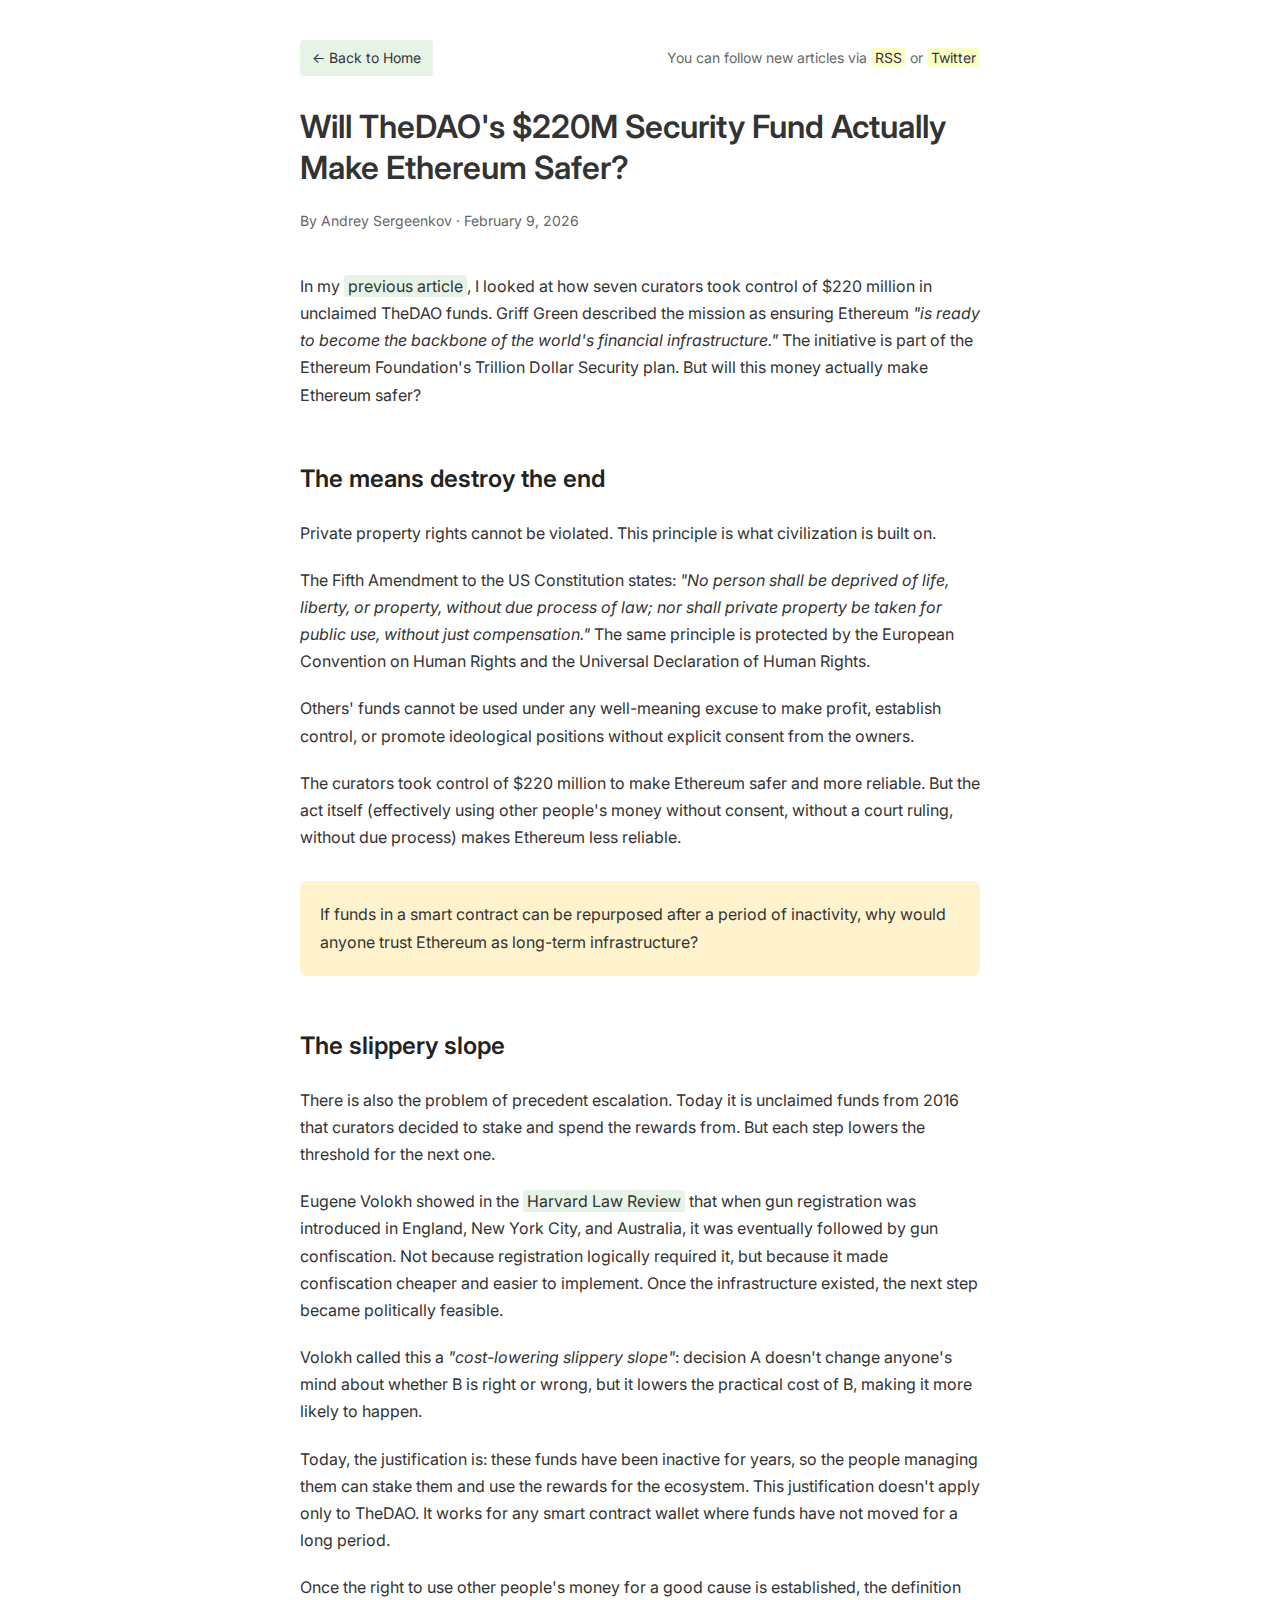
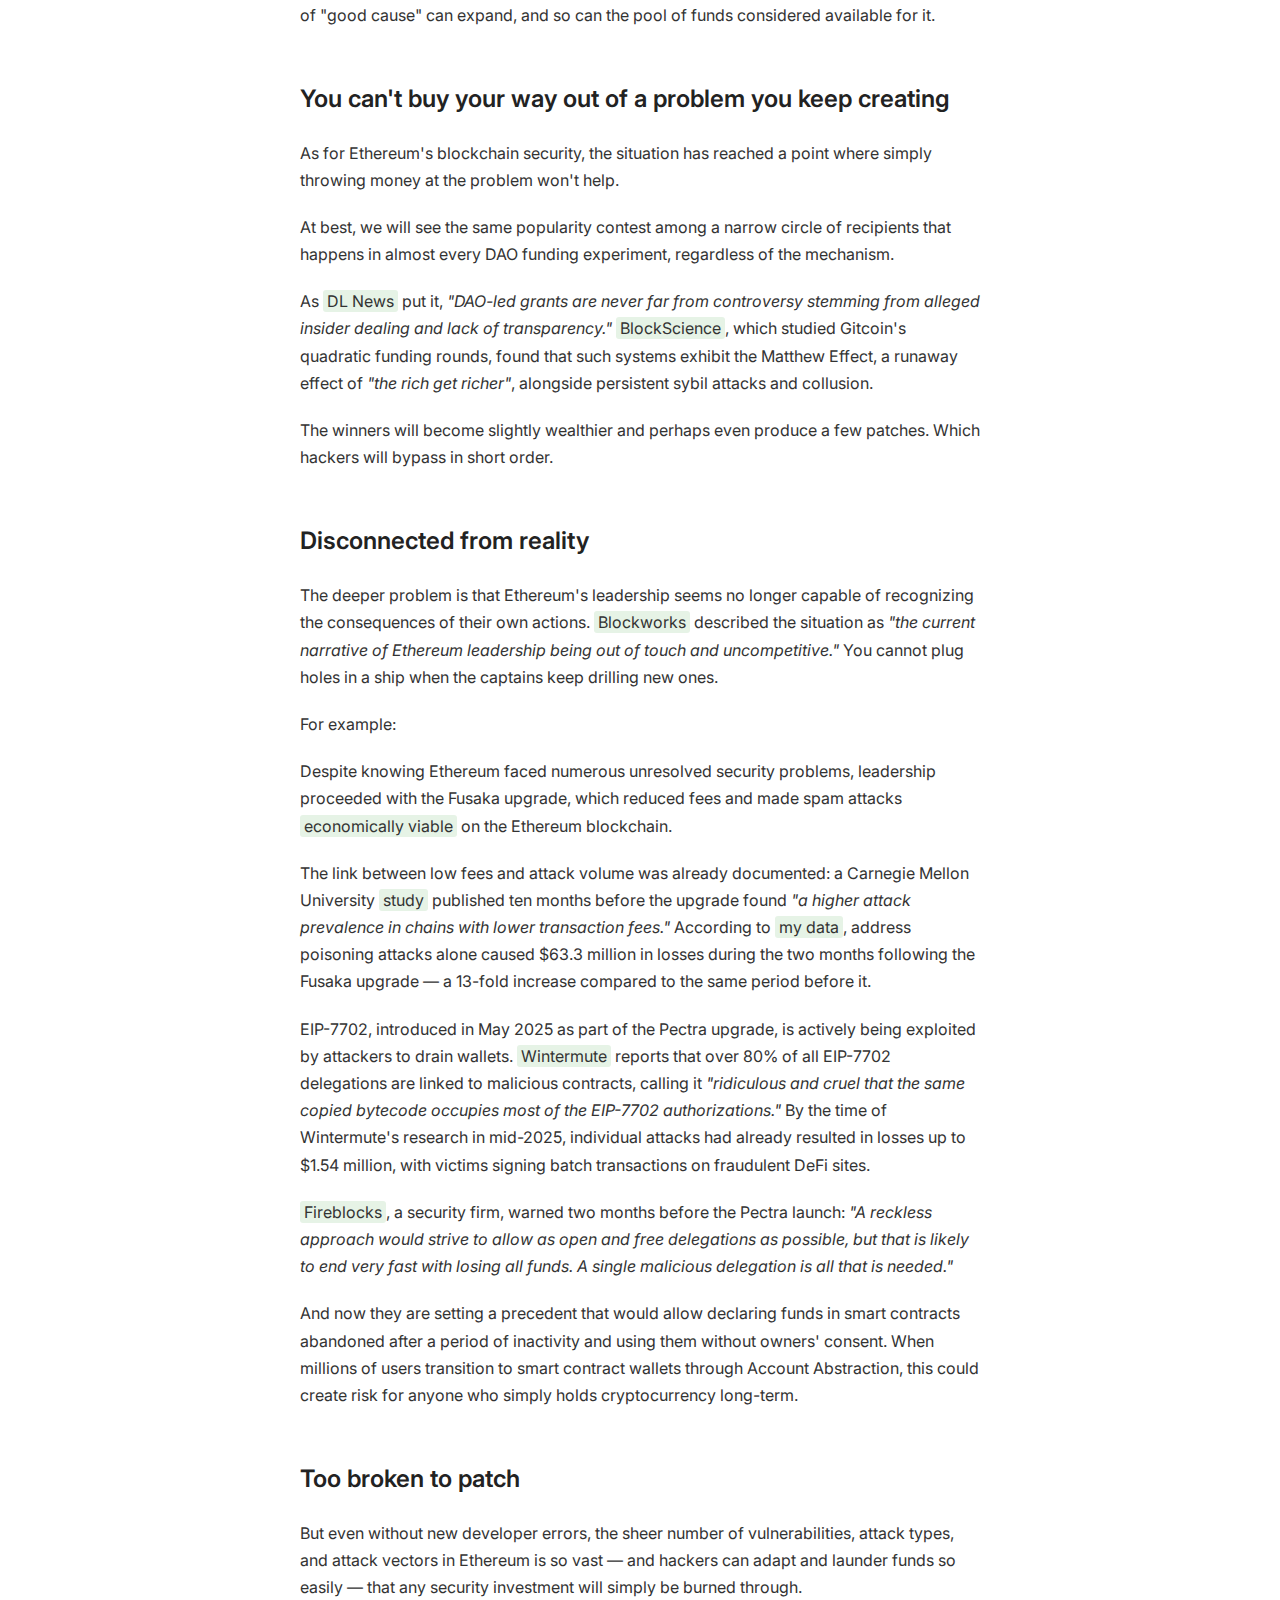
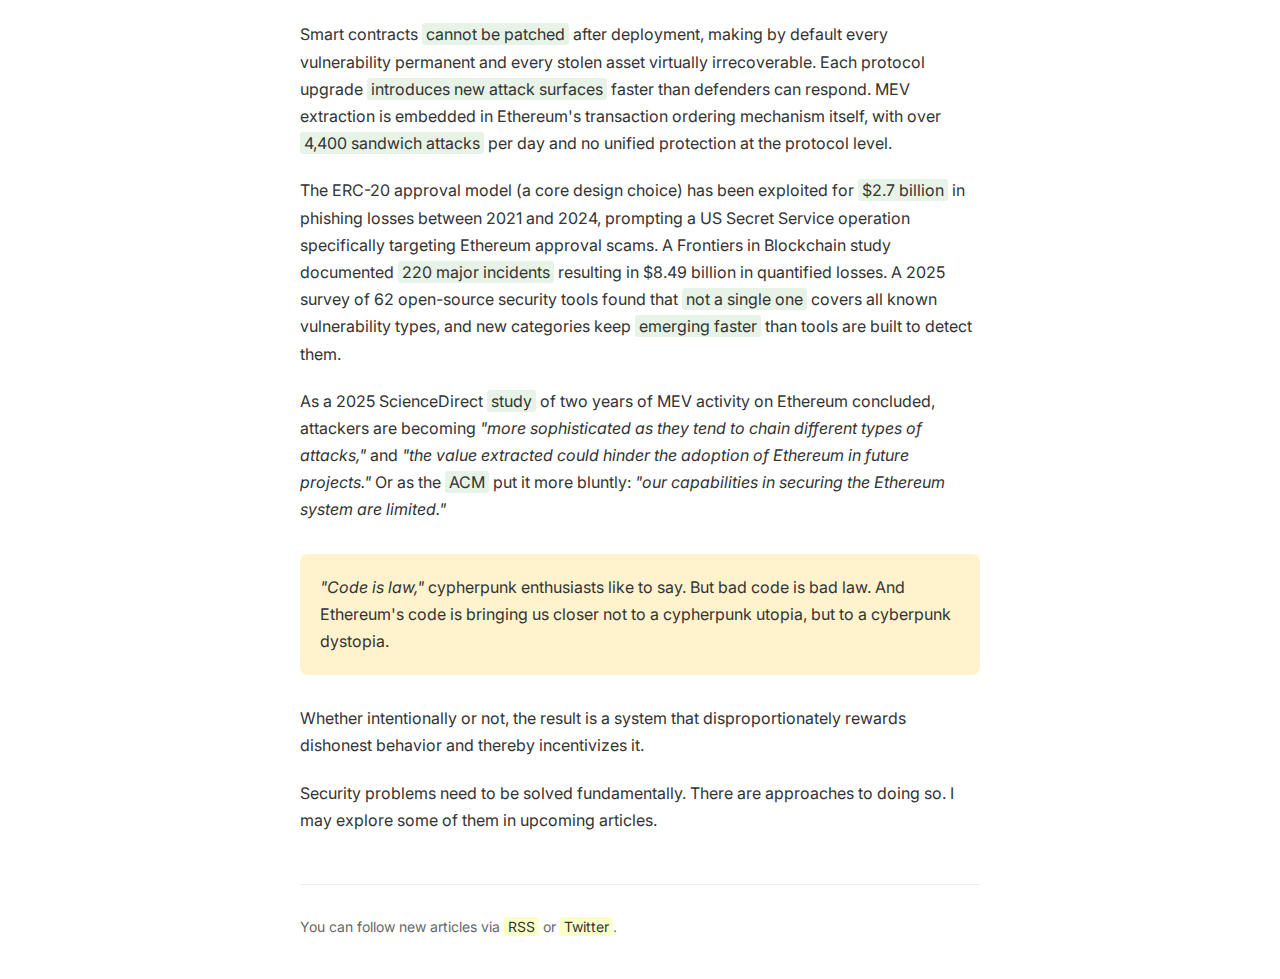
<file: will-thedao-money-improve-ethereum-security/index.html>
<!DOCTYPE html>
<html lang="en">
<head>
    <meta charset="UTF-8">
    <meta name="viewport" content="width=device-width, initial-scale=1.0">
    <title>Will TheDAO's $220M Security Fund Actually Make Ethereum Safer? - Andrey Sergeenkov</title>
    <link rel="icon" type="image/x-icon" href="../favicon.ico">
    <link rel="alternate" type="application/rss+xml" title="Andrey Sergeenkov RSS Feed" href="/feed.xml">
    <link href="https://fonts.googleapis.com/css2?family=Inter:wght@400;500;600&display=swap" rel="stylesheet">
    <!-- Google tag (gtag.js) -->
    <script async src="https://www.googletagmanager.com/gtag/js?id=G-6FZQZRN4S3"></script>
    <script>
      window.dataLayer = window.dataLayer || [];
      function gtag(){dataLayer.push(arguments);}
      gtag('js', new Date());
      gtag('config', 'G-6FZQZRN4S3');
    </script>
    <!-- Ahrefs Web Analytics -->
    <script src="https://analytics.ahrefs.com/analytics.js" data-key="NPIdMif9bRIzbz2xRz7s/Q" async></script>
    <style>
        * {
            box-sizing: border-box;
        }
        body {
            font-family: 'Inter', sans-serif;
            line-height: 1.7;
            color: #333;
            max-width: 720px;
            margin: 0 auto;
            padding: 40px 20px;
            background: #fff;
        }
        .top-nav {
            display: flex;
            justify-content: space-between;
            align-items: center;
            margin-bottom: 30px;
        }
        .back-link {
            display: inline-block;
            color: #333;
            text-decoration: none;
            background-color: #e6f3e6;
            padding: 6px 12px;
            border-radius: 4px;
            font-size: 14px;
            transition: background-color 0.2s ease;
        }
        .back-link:hover {
            background-color: #c8e6c8;
        }
        .top-follow {
            font-size: 14px;
            color: #666;
        }
        .top-follow a, .author-bio a {
            background-color: #fdffc8;
        }
        .article-header {
            margin-bottom: 40px;
        }
        h1 {
            font-size: 32px;
            font-weight: 600;
            line-height: 1.3;
            margin: 0 0 20px 0;
        }
        .article-meta {
            color: #666;
            font-size: 14px;
            margin-bottom: 20px;
        }
        .tldr {
            background: #f8f9fa;
            border-left: 4px solid #dc3545;
            padding: 20px;
            margin: 30px 0;
            border-radius: 0 8px 8px 0;
        }
        .tldr-title {
            font-weight: 600;
            font-size: 14px;
            text-transform: uppercase;
            color: #dc3545;
            margin-bottom: 12px;
        }
        .tldr ul {
            margin: 0;
            padding-left: 20px;
        }
        .tldr li {
            margin-bottom: 8px;
            font-style: italic;
            color: #555;
        }
        h2 {
            font-size: 24px;
            font-weight: 600;
            margin-top: 50px;
            margin-bottom: 20px;
            color: #222;
        }
        p {
            margin-bottom: 20px;
            font-size: 16px;
        }
        .article-image {
            width: 100%;
            max-width: 100%;
            height: auto;
            border-radius: 8px;
            margin: 25px 0;
            box-shadow: 0 2px 10px rgba(0,0,0,0.1);
            cursor: zoom-in;
            transition: transform 0.2s ease;
        }
        .article-image:hover {
            transform: scale(1.02);
        }
        /* Lightbox */
        .lightbox {
            display: none;
            position: fixed;
            top: 0;
            left: 0;
            width: 100%;
            height: 100%;
            background: rgba(0,0,0,0.9);
            z-index: 1000;
            cursor: zoom-out;
            animation: fadeIn 0.2s ease;
        }
        .lightbox.active {
            display: flex;
            align-items: center;
            justify-content: center;
        }
        .lightbox img {
            max-width: 95%;
            max-height: 95%;
            object-fit: contain;
            border-radius: 4px;
            box-shadow: 0 4px 30px rgba(0,0,0,0.5);
        }
        .lightbox-close {
            position: absolute;
            top: 20px;
            right: 30px;
            color: #fff;
            font-size: 40px;
            font-weight: 300;
            cursor: pointer;
            opacity: 0.8;
            transition: opacity 0.2s;
            z-index: 1001;
        }
        .lightbox-close:hover {
            opacity: 1;
        }
        .lightbox-hint {
            position: absolute;
            bottom: 20px;
            left: 50%;
            transform: translateX(-50%);
            color: rgba(255,255,255,0.7);
            font-size: 14px;
        }
        @keyframes fadeIn {
            from { opacity: 0; }
            to { opacity: 1; }
        }
        .image-caption {
            font-size: 14px;
            color: #666;
            text-align: center;
            margin-top: -15px;
            margin-bottom: 30px;
            font-style: italic;
        }
        a {
            color: #333;
            text-decoration: none;
            background-color: #e6f3e6;
            padding: 1px 4px;
            border-radius: 3px;
            transition: background-color 0.2s ease;
        }
        a:hover {
            background-color: #c8e6c8;
            text-decoration: underline;
        }
        .highlight {
            background: #fff3cd;
            padding: 20px;
            border-radius: 8px;
            margin: 30px 0;
        }
        .code-block {
            background: #f4f4f4;
            padding: 15px;
            border-radius: 6px;
            font-family: 'Courier New', monospace;
            font-size: 13px;
            overflow-x: auto;
            margin: 20px 0;
            word-break: break-all;
        }
        .stats-box {
            display: grid;
            grid-template-columns: repeat(auto-fit, minmax(200px, 1fr));
            gap: 20px;
            margin: 30px 0;
        }
        .stat-item {
            background: #f8f9fa;
            padding: 20px;
            border-radius: 8px;
            text-align: center;
        }
        .stat-number {
            font-size: 28px;
            font-weight: 600;
            color: #dc3545;
        }
        .stat-label {
            font-size: 14px;
            color: #666;
            margin-top: 5px;
        }
        .warning-box {
            background: #fff3cd;
            border-left: 4px solid #ffc107;
            padding: 20px;
            margin: 30px 0;
            border-radius: 0 8px 8px 0;
        }
        .author-box {
            display: flex;
            align-items: center;
            gap: 15px;
            margin-top: 50px;
            padding-top: 30px;
            border-top: 1px solid #eee;
        }
        .author-photo {
            width: 60px;
            height: 60px;
            border-radius: 50%;
            object-fit: cover;
        }
        .author-info {
            flex: 1;
        }
        .author-name {
            font-weight: 600;
            margin-bottom: 4px;
        }
        .author-bio {
            font-size: 14px;
            color: #666;
        }
        @media (max-width: 600px) {
            body {
                padding: 20px 15px;
            }
            h1 {
                font-size: 24px;
            }
            h2 {
                font-size: 20px;
            }
            .stats-box {
                grid-template-columns: 1fr;
            }
            .code-block {
                font-size: 11px;
                padding: 10px;
            }
        }
    </style>
</head>
<body>
    <div class="top-nav">
        <a href="../" class="back-link">&larr; Back to Home</a>
        <div class="top-follow">You can follow new articles via <a href="/feed.xml">RSS</a> or <a href="https://x.com/Nikopolos">Twitter</a></div>
    </div>

    <article>
        <header class="article-header">
            <h1>Will TheDAO's $220M Security Fund Actually Make Ethereum Safer?</h1>
            <div class="article-meta">By Andrey Sergeenkov &middot; February 9, 2026</div>
        </header>

        <p>In my <a href="/thedao-curators-220m-hack-victims/">previous article</a>, I looked at how seven curators took control of $220 million in unclaimed TheDAO funds. Griff Green described the mission as ensuring Ethereum <em>"is ready to become the backbone of the world's financial infrastructure."</em> The initiative is part of the Ethereum Foundation's Trillion Dollar Security plan. But will this money actually make Ethereum safer?</p>

        <h2>The means destroy the end</h2>

        <p>Private property rights cannot be violated. This principle is what civilization is built on.</p>

        <p>The Fifth Amendment to the US Constitution states: <em>"No person shall be deprived of life, liberty, or property, without due process of law; nor shall private property be taken for public use, without just compensation."</em> The same principle is protected by the European Convention on Human Rights and the Universal Declaration of Human Rights.</p>

        <p>Others' funds cannot be used under any well-meaning excuse to make profit, establish control, or promote ideological positions without explicit consent from the owners.</p>

        <p>The curators took control of $220 million to make Ethereum safer and more reliable. But the act itself (effectively using other people's money without consent, without a court ruling, without due process) makes Ethereum less reliable.</p>

        <div class="highlight">
            If funds in a smart contract can be repurposed after a period of inactivity, why would anyone trust Ethereum as long-term infrastructure?
        </div>

        <h2>The slippery slope</h2>

        <p>There is also the problem of precedent escalation. Today it is unclaimed funds from 2016 that curators decided to stake and spend the rewards from. But each step lowers the threshold for the next one.</p>

        <p>Eugene Volokh showed in the <a href="https://www2.law.ucla.edu/volokh/slippery.pdf">Harvard Law Review</a> that when gun registration was introduced in England, New York City, and Australia, it was eventually followed by gun confiscation. Not because registration logically required it, but because it made confiscation cheaper and easier to implement. Once the infrastructure existed, the next step became politically feasible.</p>

        <p>Volokh called this a <em>"cost-lowering slippery slope"</em>: decision A doesn't change anyone's mind about whether B is right or wrong, but it lowers the practical cost of B, making it more likely to happen.</p>

        <p>Today, the justification is: these funds have been inactive for years, so the people managing them can stake them and use the rewards for the ecosystem. This justification doesn't apply only to TheDAO. It works for any smart contract wallet where funds have not moved for a long period.</p>

        <p>Once the right to use other people's money for a good cause is established, the definition of "good cause" can expand, and so can the pool of funds considered available for it.</p>

        <h2>You can't buy your way out of a problem you keep creating</h2>

        <p>As for Ethereum's blockchain security, the situation has reached a point where simply throwing money at the problem won't help.</p>

        <p>At best, we will see the same popularity contest among a narrow circle of recipients that happens in almost every DAO funding experiment, regardless of the mechanism.</p>

        <p>As <a href="https://www.dlnews.com/articles/defi/arbitrum-dao-approves-42m-dollar-grant-for-defi-projects/">DL News</a> put it, <em>"DAO-led grants are never far from controversy stemming from alleged insider dealing and lack of transparency."</em> <a href="https://www.gitcoin.co/blog/towards-computer-aided-governance-of-gitcoin-grants">BlockScience</a>, which studied Gitcoin's quadratic funding rounds, found that such systems exhibit the Matthew Effect, a runaway effect of <em>"the rich get richer"</em>, alongside persistent sybil attacks and collusion.</p>

        <p>The winners will become slightly wealthier and perhaps even produce a few patches. Which hackers will bypass in short order.</p>

        <h2>Disconnected from reality</h2>

        <p>The deeper problem is that Ethereum's leadership seems no longer capable of recognizing the consequences of their own actions. <a href="https://blockworks.co/news/ethereum-foundation-tradfi-push">Blockworks</a> described the situation as <em>"the current narrative of Ethereum leadership being out of touch and uncompetitive."</em> You cannot plug holes in a ship when the captains keep drilling new ones.</p>

        <p>For example:</p>

        <p>Despite knowing Ethereum faced numerous unresolved security problems, leadership proceeded with the Fusaka upgrade, which reduced fees and made spam attacks <a href="/record-high-activity-ethereum-2026/">economically viable</a> on the Ethereum blockchain.</p>

        <p>The link between low fees and attack volume was already documented: a Carnegie Mellon University <a href="https://arxiv.org/abs/2501.16681">study</a> published ten months before the upgrade found <em>"a higher attack prevalence in chains with lower transaction fees."</em> According to <a href="/fusaka-poison-attacks-ethereum/">my data</a>, address poisoning attacks alone caused $63.3 million in losses during the two months following the Fusaka upgrade — a 13-fold increase compared to the same period before it.</p>

        <p>EIP-7702, introduced in May 2025 as part of the Pectra upgrade, is actively being exploited by attackers to drain wallets. <a href="https://x.com/wintermute_t/status/1928501765865091400">Wintermute</a> reports that over 80% of all EIP-7702 delegations are linked to malicious contracts, calling it <em>"ridiculous and cruel that the same copied bytecode occupies most of the EIP-7702 authorizations."</em> By the time of Wintermute's research in mid-2025, individual attacks had already resulted in losses up to $1.54 million, with victims signing batch transactions on fraudulent DeFi sites.</p>

        <p><a href="https://www.fireblocks.com/blog/security-first-approach-to-eip-7702">Fireblocks</a>, a security firm, warned two months before the Pectra launch: <em>"A reckless approach would strive to allow as open and free delegations as possible, but that is likely to end very fast with losing all funds. A single malicious delegation is all that is needed."</em></p>

        <p>And now they are setting a precedent that would allow declaring funds in smart contracts abandoned after a period of inactivity and using them without owners' consent. When millions of users transition to smart contract wallets through Account Abstraction, this could create risk for anyone who simply holds cryptocurrency long-term.</p>

        <h2>Too broken to patch</h2>

        <p>But even without new developer errors, the sheer number of vulnerabilities, attack types, and attack vectors in Ethereum is so vast — and hackers can adapt and launder funds so easily — that any security investment will simply be burned through.</p>

        <p>Smart contracts <a href="https://ethereum.org/developers/docs/smart-contracts/security/">cannot be patched</a> after deployment, making by default every vulnerability permanent and every stolen asset virtually irrecoverable. Each protocol upgrade <a href="https://www.frontiersin.org/journals/blockchain/articles/10.3389/fbloc.2022.814977/full">introduces new attack surfaces</a> faster than defenders can respond. MEV extraction is embedded in Ethereum's transaction ordering mechanism itself, with over <a href="https://cointelegraph.com/research/exclusive-data-from-eigenphi-reveals-that-sandwich-attacks-on-ethereum-have-waned">4,400 sandwich attacks</a> per day and no unified protection at the protocol level.</p>

        <p>The ERC-20 approval model (a core design choice) has been exploited for <a href="https://www.secretservice.gov/newsroom/releases/2025/04/us-secret-service-analysts-work-canadian-officials-disrupt-ethereum">$2.7 billion</a> in phishing losses between 2021 and 2024, prompting a US Secret Service operation specifically targeting Ethereum approval scams. A Frontiers in Blockchain study documented <a href="https://www.frontiersin.org/journals/blockchain/articles/10.3389/fbloc.2025.1713637/full">220 major incidents</a> resulting in $8.49 billion in quantified losses. A 2025 survey of 62 open-source security tools found that <a href="https://www.mdpi.com/2073-431X/14/6/226">not a single one</a> covers all known vulnerability types, and new categories keep <a href="https://www.frontiersin.org/journals/blockchain/articles/10.3389/fbloc.2022.814977/full">emerging faster</a> than tools are built to detect them.</p>

        <p>As a 2025 ScienceDirect <a href="https://www.sciencedirect.com/science/article/pii/S2096720925000673">study</a> of two years of MEV activity on Ethereum concluded, attackers are becoming <em>"more sophisticated as they tend to chain different types of attacks,"</em> and <em>"the value extracted could hinder the adoption of Ethereum in future projects."</em> Or as the <a href="https://dl.acm.org/doi/10.1145/3643895">ACM</a> put it more bluntly: <em>"our capabilities in securing the Ethereum system are limited."</em></p>

        <div class="highlight">
            <em>"Code is law,"</em> cypherpunk enthusiasts like to say. But bad code is bad law. And Ethereum's code is bringing us closer not to a cypherpunk utopia, but to a cyberpunk dystopia.
        </div>

        <p>Whether intentionally or not, the result is a system that disproportionately rewards dishonest behavior and thereby incentivizes it.</p>

        <p>Security problems need to be solved fundamentally. There are approaches to doing so. I may explore some of them in upcoming articles.</p>

        <div class="author-box">
            <div class="author-info">
                <div class="author-bio">You can follow new articles via <a href="/feed.xml">RSS</a> or <a href="https://x.com/Nikopolos">Twitter</a>.</div>
            </div>
        </div>
    </article>
</body>
</html>
</file>
<file: style.css>
@import url('https://fonts.googleapis.com/css2?family=Inter:wght@400;500;600&display=swap');
body {
   font-family: 'Inter', sans-serif;
   line-height: 1.5;
   color: #333;
   max-width: 600px;
   margin: 0 auto;
   padding: 40px 20px;
}
.header {
   display: flex;
   align-items: center; 
   margin-bottom: 20px;
}
h1 {
   font-size: 24px;
   font-weight: 300;
   margin: 0;
   margin-right: 10px;
}
h2 {
   font-size: 16px;
   font-weight: 600;
   margin-top: 30px;
   margin-bottom: 15px;
}
.asterisk {
   font-size: 16px;
   vertical-align: super;
   font-weight: 400;
}
.profile-photo {
   width: 80px;
   height: 80px;
   border-radius: 50%;
   object-fit: cover;
   vertical-align: middle;
   margin-left: 10px;
}
.profile-photo-small {
   width: 50px;
   height: 50px;
}
.profile-photo-large {
   width: 150px;
   height: 150px;
}
p {
   margin-bottom: 16px;
}
a {
   color: #333;
   text-decoration: none;
   background-color: #e6f3e6;
   padding: 1px 3px;
   border-radius: 3px;
   transition: background-color 0.2s ease;
}
a:hover {
   background-color: #c8e6c8;
   text-decoration: underline;
}
.job-title {
   color: #666;
   font-weight: 400;
   margin-bottom: 24px;
}
.current-work {
   line-height: 1.6;
   margin-bottom: 24px;
}
.cta {
   margin-top: 24px;
   margin-bottom: 30px;
}
.cta a {
   display: inline-block;
   margin-right: 16px;
}
.research-citations {
   list-style-type: none;
   padding-left: 0;
}
.research-citations li {
   margin-bottom: 15px;
}
.research-citations a {
   display: inline-block;
   line-height: 1.4;
}
.link-highlight a {
   background-color: #fdffc8;
}
.article-list {
   list-style-type: none;
   padding-left: 0;
}
.article-list li {
   margin-bottom: 10px;
}
.article-list a {
   font-weight: 100;
   font-size: 15px;
   background-color: #e6f3e6;
}
.article-list a:hover {
   filter: brightness(0.95);
   text-decoration: underline;
}
.publication-name {
   font-size: 14px;
   color: #666;
   margin-left: 5px;
}
.admin-section {
   background-color: #f8f9fa;
   border-radius: 8px;
   padding: 20px;
   margin-bottom: 30px;
}
.admin-form {
   max-width: 500px;
}
.form-group {
   margin-bottom: 15px;
}
.form-control {
   width: 100%;
   padding: 8px;
   border: 1px solid #ced4da;
   border-radius: 4px;
}
.btn {
   display: inline-block;
   padding: 8px 16px;
   border: none;
   border-radius: 4px;
   cursor: pointer;
   text-decoration: none;
}
.btn-primary {
   background-color: #007bff;
   color: white;
}
.btn-secondary {
   background-color: #6c757d;
   color: white;
}
.btn-danger {
   background-color: #dc3545;
   color: white;
}
.btn-sm {
   padding: 4px 8px;
   font-size: 0.875rem;
}
.article-item {
   display: flex;
   justify-content: space-between;
   align-items: center;
   padding: 10px;
   border-bottom: 1px solid #dee2e6;
   cursor: move;
}
.article-title {
   font-weight: 500;
   margin-right: 10px;
}
.article-publication {
   color: #6c757d;
   font-size: 0.875rem;
}
.article-actions {
   display: flex;
   gap: 10px;
}
.search-container {
   margin-bottom: 20px;
}
.pagination-container {
   margin-top: 20px;
   text-align: center;
}
.drag-handle {
   cursor: move;
   padding-right: 10px;
   color: #6c757d;
}
</file>
